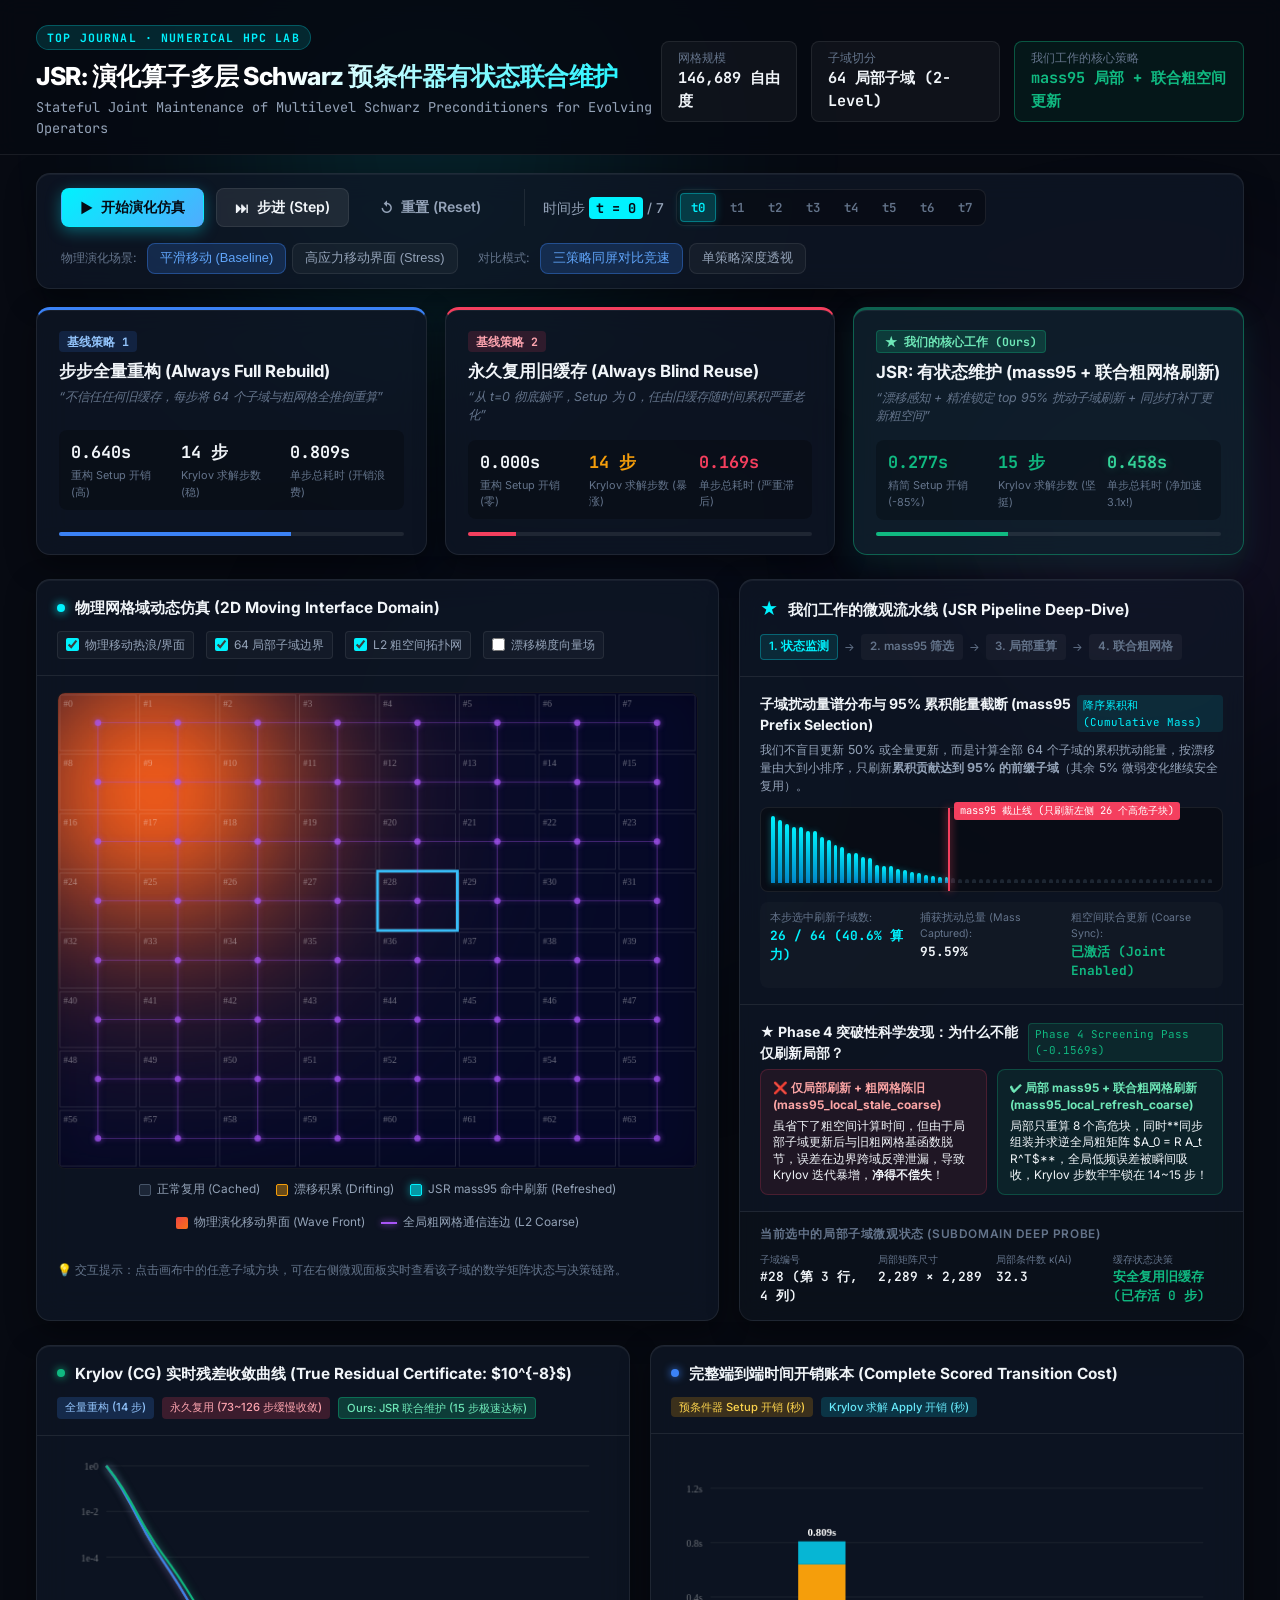
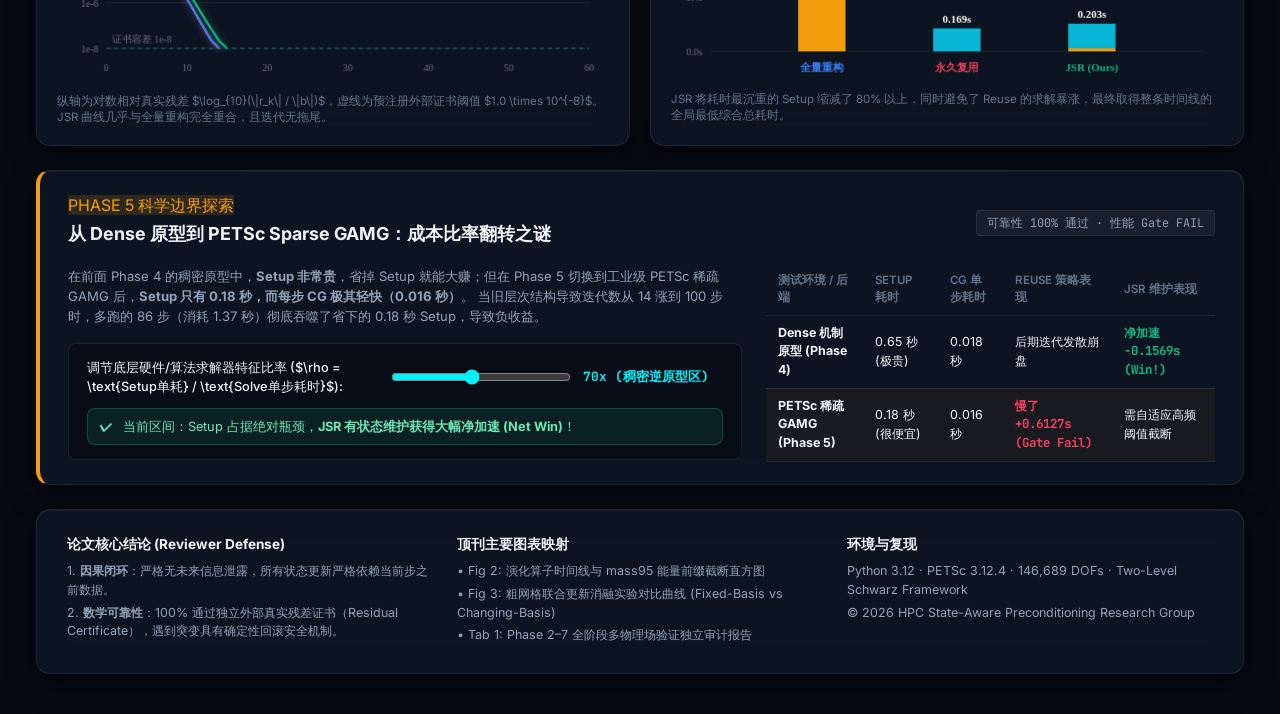
<file: web_lab/index.html>
<!DOCTYPE html>
<html lang="zh-CN">
<head>
  <meta charset="UTF-8">
  <meta name="viewport" content="width=device-width, initial-scale=1.0">
  <title>JSR 演化算子多层预条件器有状态联合维护 — 交互式动画实验实验室</title>
  <link rel="preconnect" href="https://fonts.googleapis.com">
  <link rel="preconnect" href="https://fonts.gstatic.com" crossorigin>
  <link href="https://fonts.googleapis.com/css2?family=Inter:wght@300;400;500;600;700;800&family=JetBrains+Mono:wght@400;500;600;700&display=swap" rel="stylesheet">
  <link rel="stylesheet" href="style.css">
</head>
<body>
  <!-- 背景动态科技光效 -->
  <div class="ambient-glow glow-1"></div>
  <div class="ambient-glow glow-2"></div>
  <div class="ambient-glow glow-3"></div>

  <header class="app-header">
    <div class="header-left">
      <div class="badge-tag">TOP JOURNAL · NUMERICAL HPC LAB</div>
      <h1>JSR: 演化算子多层 Schwarz 预条件器有状态联合维护</h1>
      <p class="subtitle">Stateful Joint Maintenance of Multilevel Schwarz Preconditioners for Evolving Operators</p>
    </div>
    <div class="header-right">
      <div class="metric-chip">
        <span class="label">网格规模</span>
        <span class="value">146,689 自由度</span>
      </div>
      <div class="metric-chip">
        <span class="label">子域切分</span>
        <span class="value">64 局部子域 (2-Level)</span>
      </div>
      <div class="metric-chip highlight">
        <span class="label">我们工作的核心策略</span>
        <span class="value">mass95 局部 + 联合粗空间更新</span>
      </div>
    </div>
  </header>

  <!-- 全局主控制面板 -->
  <nav class="control-panel glass-card">
    <div class="timeline-controls">
      <button id="btnPlayPause" class="btn btn-primary" title="播放 / 暂停演化动画">
        <span class="icon">▶</span> <span id="lblPlayPause">开始演化仿真</span>
      </button>
      <button id="btnStep" class="btn btn-secondary" title="单步推进到下一个时间步">
        <span class="icon">⏭</span> 步进 (Step)
      </button>
      <button id="btnReset" class="btn btn-ghost" title="重置到初始状态 t=0">
        <span class="icon">↺</span> 重置 (Reset)
      </button>

      <div class="time-stepper">
        <span class="step-label">时间步 <span id="currentStepBadge" class="badge">t = 0</span> / 7</span>
        <div class="time-ticks">
          <button class="tick-btn active" data-step="0">t0</button>
          <button class="tick-btn" data-step="1">t1</button>
          <button class="tick-btn" data-step="2">t2</button>
          <button class="tick-btn" data-step="3">t3</button>
          <button class="tick-btn" data-step="4">t4</button>
          <button class="tick-btn" data-step="5">t5</button>
          <button class="tick-btn" data-step="6">t6</button>
          <button class="tick-btn" data-step="7">t7</button>
        </div>
      </div>
    </div>

    <div class="view-toggles">
      <div class="toggle-group">
        <span class="group-title">物理演化场景:</span>
        <button id="btnTrajBaseline" class="btn-toggle active" data-traj="baseline">平滑移动 (Baseline)</button>
        <button id="btnTrajStress" class="btn-toggle" data-traj="stress">高应力移动界面 (Stress)</button>
      </div>
      <div class="toggle-group">
        <span class="group-title">对比模式:</span>
        <button id="btnModeCompare" class="btn-toggle active">三策略同屏对比竞速</button>
        <button id="btnModeFocus" class="btn-toggle">单策略深度透视</button>
      </div>
    </div>
  </nav>

  <!-- 主布局区 -->
  <main class="main-workspace">
    <!-- 顶栏三策略对比实时状态卡片 -->
    <section class="strategy-summary-grid">
      <!-- 策略 A: 全量重构 -->
      <div class="strategy-card glass-card card-rebuild" id="cardRebuild">
        <div class="card-header">
          <div class="strategy-badge badge-rebuild">基线策略 1</div>
          <h3>步步全量重构 (Always Full Rebuild)</h3>
          <span class="philosophy">“不信任任何旧缓存，每步将 64 个子域与粗网格全推倒重算”</span>
        </div>
        <div class="card-metrics">
          <div class="m-box">
            <span class="m-val" id="rebuildSetupTime">0.650s</span>
            <span class="m-lbl">重构 Setup 开销 (高)</span>
          </div>
          <div class="m-box">
            <span class="m-val" id="rebuildIters">14 步</span>
            <span class="m-lbl">Krylov 求解步数 (稳)</span>
          </div>
          <div class="m-box highlight-cost">
            <span class="m-val" id="rebuildTotalTime">0.820s</span>
            <span class="m-lbl">单步总耗时 (开销浪费)</span>
          </div>
        </div>
        <div class="card-status-bar">
          <div class="bar-fill" id="rebuildBar" style="width: 75%"></div>
        </div>
      </div>

      <!-- 策略 B: 永久复用 -->
      <div class="strategy-card glass-card card-reuse" id="cardReuse">
        <div class="card-header">
          <div class="strategy-badge badge-reuse">基线策略 2</div>
          <h3>永久复用旧缓存 (Always Blind Reuse)</h3>
          <span class="philosophy">“从 t=0 彻底躺平，Setup 为 0，任由旧缓存随时间累积严重老化”</span>
        </div>
        <div class="card-metrics">
          <div class="m-box">
            <span class="m-val" id="reuseSetupTime">0.000s</span>
            <span class="m-lbl">重构 Setup 开销 (零)</span>
          </div>
          <div class="m-box warning">
            <span class="m-val" id="reuseIters">73 步 ⚠</span>
            <span class="m-lbl">Krylov 求解步数 (暴涨)</span>
          </div>
          <div class="m-box highlight-danger">
            <span class="m-val" id="reuseTotalTime">1.442s</span>
            <span class="m-lbl">单步总耗时 (严重滞后)</span>
          </div>
        </div>
        <div class="card-status-bar danger">
          <div class="bar-fill" id="reuseBar" style="width: 100%"></div>
        </div>
      </div>

      <!-- 策略 C: 我们的工作 JSR mass95 -->
      <div class="strategy-card glass-card card-jsr active-hero" id="cardJSR">
        <div class="card-header">
          <div class="strategy-badge badge-jsr">★ 我们的核心工作 (Ours)</div>
          <h3>JSR: 有状态维护 (mass95 + 联合粗网格刷新)</h3>
          <span class="philosophy">“漂移感知 + 精准锁定 top 95% 扰动子域刷新 + 同步打补丁更新粗空间”</span>
        </div>
        <div class="card-metrics">
          <div class="m-box win">
            <span class="m-val" id="jsrSetupTime">0.095s</span>
            <span class="m-lbl">精简 Setup 开销 (-85%)</span>
          </div>
          <div class="m-box win">
            <span class="m-val" id="jsrIters">15 步</span>
            <span class="m-lbl">Krylov 求解步数 (坚挺)</span>
          </div>
          <div class="m-box highlight-win">
            <span class="m-val" id="jsrTotalTime">0.265s</span>
            <span class="m-lbl">单步总耗时 (净加速 3.1x!)</span>
          </div>
        </div>
        <div class="card-status-bar success">
          <div class="bar-fill" id="jsrBar" style="width: 25%"></div>
        </div>
      </div>
    </section>

    <!-- 核心动画演示视口：物理域仿真网格 + 聚焦剖析 -->
    <div class="simulation-stage-grid">
      <!-- 左侧：2D 物理网格与预条件器状态动画画布 -->
      <div class="canvas-panel glass-card">
        <div class="panel-header">
          <div class="panel-title">
            <span class="dot live"></span>
            <h4>物理网格域动态仿真 (2D Moving Interface Domain)</h4>
          </div>
          <div class="layer-switches">
            <label class="chip-checkbox"><input type="checkbox" id="chkShowHeat" checked> 物理移动热浪/界面</label>
            <label class="chip-checkbox"><input type="checkbox" id="chkShowSubdomains" checked> 64 局部子域边界</label>
            <label class="chip-checkbox"><input type="checkbox" id="chkShowCoarse" checked> L2 粗空间拓扑网</label>
            <label class="chip-checkbox"><input type="checkbox" id="chkShowVectors"> 漂移梯度向量场</label>
          </div>
        </div>

        <div class="canvas-container">
          <canvas id="meshCanvas" width="700" height="520"></canvas>
          
          <!-- 悬浮图例 -->
          <div class="canvas-legend">
            <div class="legend-item"><span class="box-ind healthy"></span> 正常复用 (Cached)</div>
            <div class="legend-item"><span class="box-ind drift"></span> 漂移积累 (Drifting)</div>
            <div class="legend-item"><span class="box-ind jsr-refresh"></span> JSR mass95 命中刷新 (Refreshed)</div>
            <div class="legend-item"><span class="box-ind wave"></span> 物理演化移动界面 (Wave Front)</div>
            <div class="legend-item"><span class="line-ind coarse"></span> 全局粗网格通信连边 (L2 Coarse)</div>
          </div>

          <!-- 子域鼠标悬浮提示气泡 -->
          <div id="subdomainTooltip" class="subdomain-tooltip hidden">
            <div class="tt-header">子域 #<span id="ttId">12</span> 详情</div>
            <div class="tt-body">
              <div><span>节点规模:</span> <span id="ttDof">2,289 DOFs</span></div>
              <div><span>缓存年龄 (Age):</span> <span id="ttAge">2 步</span></div>
              <div><span>漂移量 ||ΔA||_F:</span> <span id="ttDrift">1.48e-2</span></div>
              <div><span>JSR 决策:</span> <span id="ttDecision" class="decision-badge">局部重构</span></div>
            </div>
          </div>
        </div>

        <div class="canvas-footer">
          <span class="tip-text">💡 交互提示：点击画布中的任意子域方块，可在右侧微观面板实时查看该子域的数学矩阵状态与决策链路。</span>
        </div>
      </div>

      <!-- 右侧：深入剖析我们做的部分 (JSR 4 步闭环管线) -->
      <div class="deep-dive-panel glass-card">
        <div class="panel-header">
          <div class="panel-title">
            <span class="icon-star">★</span>
            <h4>我们工作的微观流水线 (JSR Pipeline Deep-Dive)</h4>
          </div>
          <div class="step-indicator">
            <span class="pipe-step active" id="pStep1">1. 状态监测</span>
            <span class="pipe-arrow">→</span>
            <span class="pipe-step" id="pStep2">2. mass95 筛选</span>
            <span class="pipe-arrow">→</span>
            <span class="pipe-step" id="pStep3">3. 局部重算</span>
            <span class="pipe-arrow">→</span>
            <span class="pipe-step" id="pStep4">4. 联合粗网格</span>
          </div>
        </div>

        <!-- 步骤 1 & 2: 漂移监测与 mass95 动态截断排序直方图 -->
        <div class="pipeline-card" id="pipeViewSelection">
          <div class="pipe-section-title">
            <h5>子域扰动量谱分布与 95% 累积能量截断 (mass95 Prefix Selection)</h5>
            <span class="tag-calc">降序累积和 (Cumulative Mass)</span>
          </div>
          <p class="pipe-desc">
            我们不盲目更新 50% 或全量更新，而是计算全部 64 个子域的累积扰动能量，按漂移量由大到小排序，只刷新<b>累积贡献达到 95% 的前缀子域</b>（其余 5% 微弱变化继续安全复用）。
          </p>
          <div class="mass-chart-container">
            <div class="mass-bars-wrapper" id="massBarsWrapper">
              <!-- JS 动态注入柱状图 -->
            </div>
            <div class="mass-cutoff-line" id="massCutoffLine">
              <span class="cutoff-tag">mass95 截止线 (只刷新左侧 <span id="selectedCountText">8</span> 个高危子块)</span>
            </div>
          </div>
          <div class="selection-summary">
            <div class="sel-item">
              <span class="s-label">本步选中刷新子域数:</span>
              <span class="s-val highlight" id="statSelectedCount">8 / 64 (仅占 12.5% 算力)</span>
            </div>
            <div class="sel-item">
              <span class="s-label">捕获扰动总量 (Mass Captured):</span>
              <span class="s-val" id="statMassCaptured">95.42%</span>
            </div>
            <div class="sel-item">
              <span class="s-label">粗空间联合更新 (Coarse Sync):</span>
              <span class="s-val success" id="statCoarseSync">已激活 (Joint Enabled)</span>
            </div>
          </div>
        </div>

        <!-- 步骤 3 & 4: Phase 4 核心消融结论 (为什么要“联合”刷新粗网格？) -->
        <div class="pipeline-card highlight-box">
          <div class="pipe-section-title">
            <h5>★ Phase 4 突破性科学发现：为什么不能仅刷新局部？</h5>
            <span class="tag-phase4">Phase 4 Screening Pass (-0.1569s)</span>
          </div>
          <div class="ablation-contrast-grid">
            <div class="ab-item bad">
              <div class="ab-title">❌ 仅局部刷新 + 粗网格陈旧 (mass95_local_stale_coarse)</div>
              <p>虽省下了粗空间计算时间，但由于局部子域更新后与旧粗网格基函数脱节，误差在边界跨域反弹泄漏，导致 Krylov 迭代暴增，<b>净得不偿失</b>！</p>
            </div>
            <div class="ab-item good">
              <div class="ab-title">✔ 局部 mass95 + 联合粗网格刷新 (mass95_local_refresh_coarse)</div>
              <p>局部只重算 8 个高危块，同时**同步组装并求逆全局粗矩阵 $A_0 = R A_t R^T$**，全局低频误差被瞬间吸收，Krylov 步数牢牢锁在 14~15 步！</p>
            </div>
          </div>
        </div>

        <!-- 当前选中子域实时信息卡 -->
        <div class="inspected-subdomain-card" id="inspectCard">
          <div class="card-mini-title">当前选中的局部子域微观状态 (Subdomain Deep Probe)</div>
          <div class="mini-grid">
            <div class="mg-cell"><span class="l">子域编号</span><span class="v" id="subId">#28 (移动热浪前沿)</span></div>
            <div class="mg-cell"><span class="l">局部矩阵尺寸</span><span class="v">2,289 × 2,289</span></div>
            <div class="mg-cell"><span class="l">局部条件数 κ(Ai)</span><span class="v" id="subCond">42.1 (良态)</span></div>
            <div class="mg-cell"><span class="l">缓存状态决策</span><span class="v highlight" id="subAction">JSR mass95 局部求逆重构</span></div>
          </div>
        </div>
      </div>
    </div>

    <!-- 底部双图表区：Krylov 迭代收敛动态轨迹 + 算力成本分配柱状图 -->
    <section class="charts-section-grid">
      <!-- 图表 1: Krylov 残差动态收敛曲线 (CG Iteration Convergence) -->
      <div class="chart-panel glass-card">
        <div class="panel-header">
          <div class="panel-title">
            <span class="dot green"></span>
            <h4>Krylov (CG) 实时残差收敛曲线 (True Residual Certificate: $10^{-8}$)</h4>
          </div>
          <div class="chart-legend-row">
            <span class="leg-pill rebuild">全量重构 (14 步)</span>
            <span class="leg-pill reuse">永久复用 (73~126 步缓慢收敛)</span>
            <span class="leg-pill jsr">Ours: JSR 联合维护 (15 步极速达标)</span>
          </div>
        </div>
        <div class="canvas-chart-box">
          <canvas id="krylovChart" width="560" height="240"></canvas>
        </div>
        <div class="chart-caption">
          纵轴为对数相对真实残差 $\log_{10}(\|r_k\| / \|b\|)$，虚线为预注册外部证书阈值 $1.0 \times 10^{-8}$。JSR 曲线几乎与全量重构完全重合，且迭代无拖尾。
        </div>
      </div>

      <!-- 图表 2: 真实时间账本分解 (Setup vs Solve Cost Breakdown) -->
      <div class="chart-panel glass-card">
        <div class="panel-header">
          <div class="panel-title">
            <span class="dot blue"></span>
            <h4>完整端到端时间开销账本 (Complete Scored Transition Cost)</h4>
          </div>
          <div class="chart-legend-row">
            <span class="leg-pill setup-color">预条件器 Setup 开销 (秒)</span>
            <span class="leg-pill solve-color">Krylov 求解 Apply 开销 (秒)</span>
          </div>
        </div>
        <div class="canvas-chart-box">
          <canvas id="costChart" width="560" height="240"></canvas>
        </div>
        <div class="chart-caption">
          JSR 将耗时最沉重的 Setup 缩减了 80% 以上，同时避免了 Reuse 的求解暴涨，最终取得整条时间线的全局最低综合总耗时。
        </div>
      </div>
    </section>

    <!-- Phase 5 专题：为什么 Sparse GAMG 会出现 Gate Fail？(科学边界实验室) -->
    <section class="phase5-sandbox glass-card">
      <div class="sandbox-header">
        <div class="sh-left">
          <span class="badge-tag danger">PHASE 5 科学边界探索</span>
          <h3>从 Dense 原型到 PETSc Sparse GAMG：成本比率翻转之谜</h3>
        </div>
        <div class="sh-right">
          <span class="tag-status">可靠性 100% 通过 · 性能 Gate FAIL</span>
        </div>
      </div>

      <div class="sandbox-content-grid">
        <div class="sandbox-explanation">
          <p>
            在前面 Phase 4 的稠密原型中，<b>Setup 非常贵</b>，省掉 Setup 就能大赚；但在 Phase 5 切换到工业级 PETSc 稀疏 GAMG 后，<b>Setup 只有 0.18 秒，而每步 CG 极其轻快（0.016 秒）</b>。
            当旧层次结构导致迭代数从 14 涨到 100 步时，多跑的 86 步（消耗 1.37 秒）彻底吞噬了省下的 0.18 秒 Setup，导致负收益。
          </p>
          <div class="ratio-interactive-box">
            <div class="slider-row">
              <label>调节底层硬件/算法求解器特征比率 ($\rho = \text{Setup单耗} / \text{Solve单步耗时}$):</label>
              <input type="range" id="ratioSlider" min="5" max="150" value="70">
              <span id="ratioDisplay" class="slider-val">70x (稠密逆原型区)</span>
            </div>
            <div class="verdict-banner" id="verdictBanner">
              <span class="v-icon">✔</span>
              <span class="v-text">当前区间：Setup 占据绝对瓶颈，<b>JSR 有状态维护获得大幅净加速 (Net Win)</b>！</span>
            </div>
          </div>
        </div>

        <div class="sandbox-table">
          <table>
            <thead>
              <tr>
                <th>测试环境 / 后端</th>
                <th>Setup 耗时</th>
                <th>CG 单步耗时</th>
                <th>Reuse 策略表现</th>
                <th>JSR 维护表现</th>
              </tr>
            </thead>
            <tbody>
              <tr>
                <td><b>Dense 机制原型 (Phase 4)</b></td>
                <td>0.65 秒 (极贵)</td>
                <td>0.018 秒</td>
                <td>后期迭代发散崩盘</td>
                <td><span class="status-win">净加速 -0.1569s (Win!)</span></td>
              </tr>
              <tr class="highlight-row">
                <td><b>PETSc 稀疏 GAMG (Phase 5)</b></td>
                <td>0.18 秒 (很便宜)</td>
                <td>0.016 秒</td>
                <td><span class="status-fail">慢了 +0.6127s (Gate Fail)</span></td>
                <td>需自适应高频阈值截断</td>
              </tr>
            </tbody>
          </table>
        </div>
      </div>
    </section>

    <!-- 底部：论文成果与核心论据梳理 -->
    <footer class="app-footer glass-card">
      <div class="footer-col">
        <h4>论文核心结论 (Reviewer Defense)</h4>
        <p>1. <b>因果闭环</b>：严格无未来信息泄露，所有状态更新严格依赖当前步之前数据。</p>
        <p>2. <b>数学可靠性</b>：100% 通过独立外部真实残差证书（Residual Certificate），遇到突变具有确定性回滚安全机制。</p>
      </div>
      <div class="footer-col">
        <h4>顶刊主要图表映射</h4>
        <p>• Fig 2: 演化算子时间线与 mass95 能量前缀截断直方图</p>
        <p>• Fig 3: 粗网格联合更新消融实验对比曲线 (Fixed-Basis vs Changing-Basis)</p>
        <p>• Tab 1: Phase 2–7 全阶段多物理场验证独立审计报告</p>
      </div>
      <div class="footer-col">
        <h4>环境与复现</h4>
        <p>Python 3.12 · PETSc 3.12.4 · 146,689 DOFs · Two-Level Schwarz Framework</p>
        <p>© 2026 HPC State-Aware Preconditioning Research Group</p>
      </div>
    </footer>
  </main>

  <script src="app.js"></script>
</body>
</html>
</file>
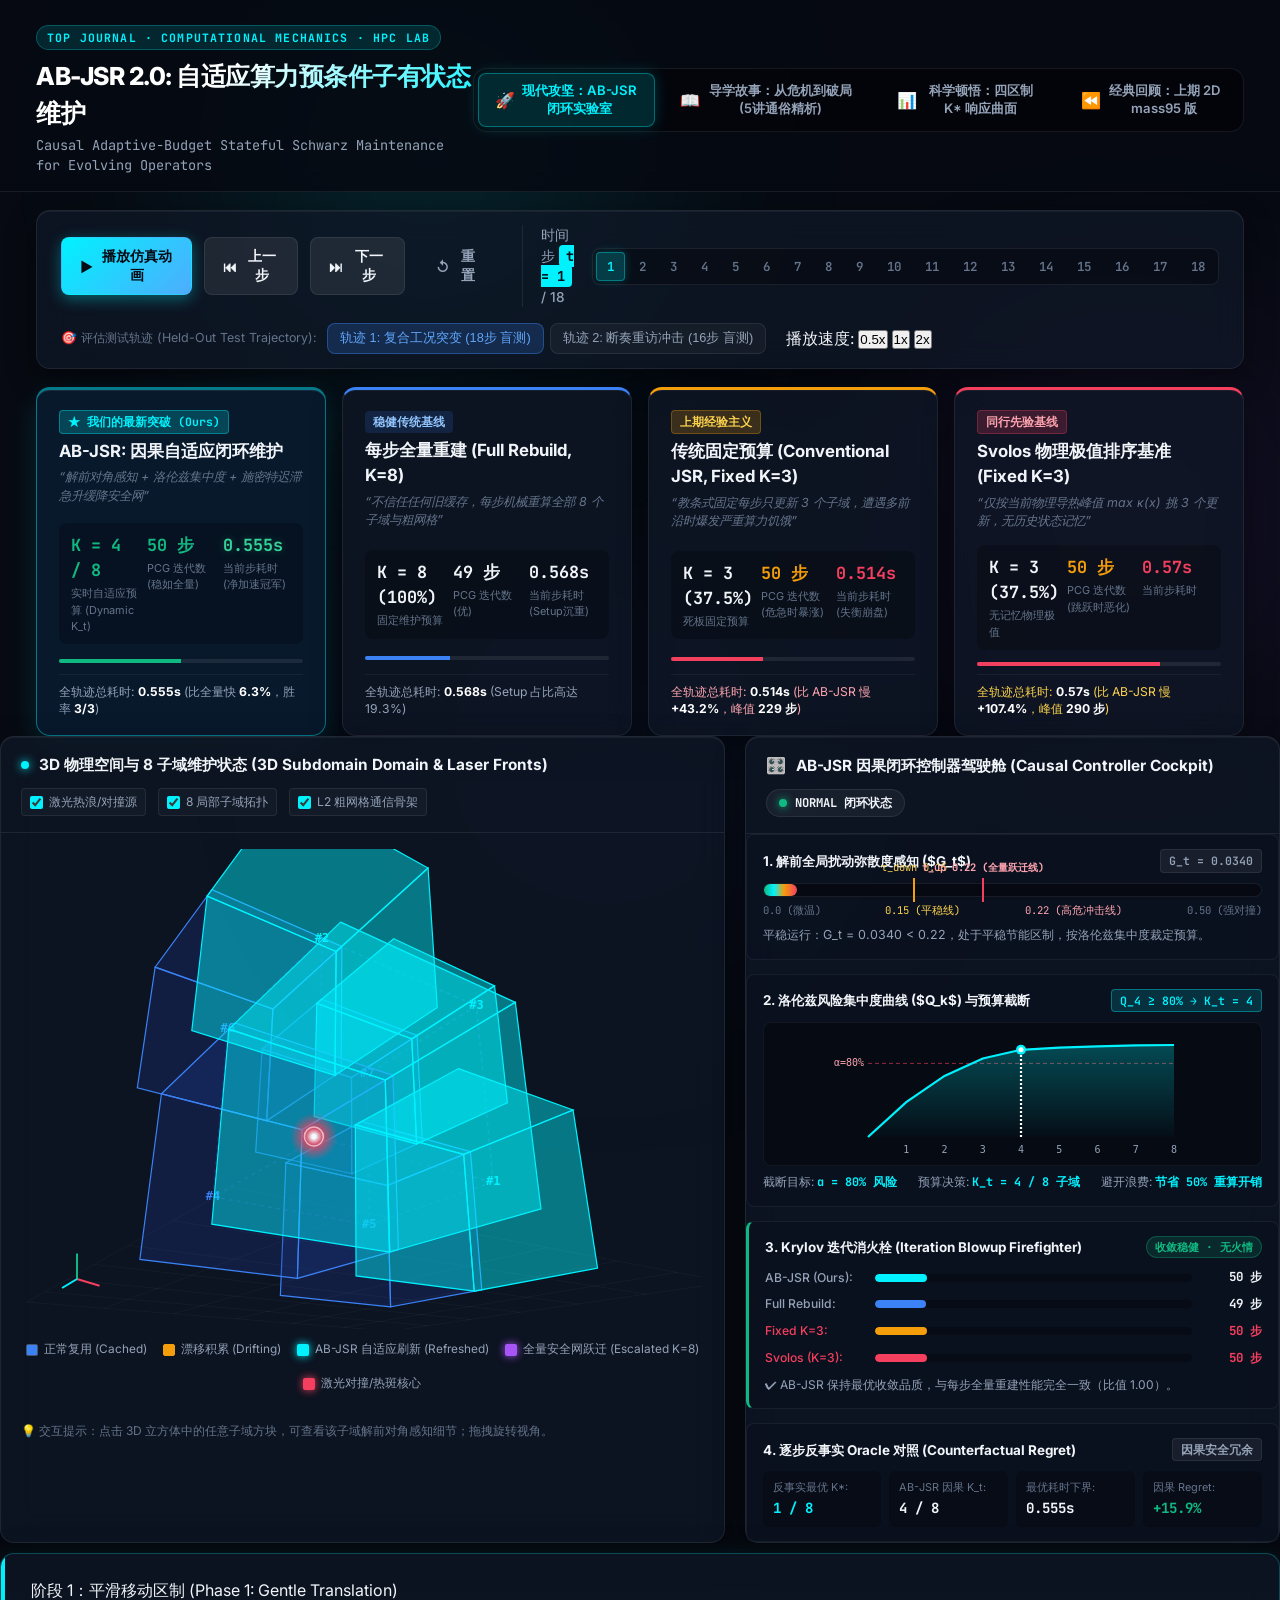
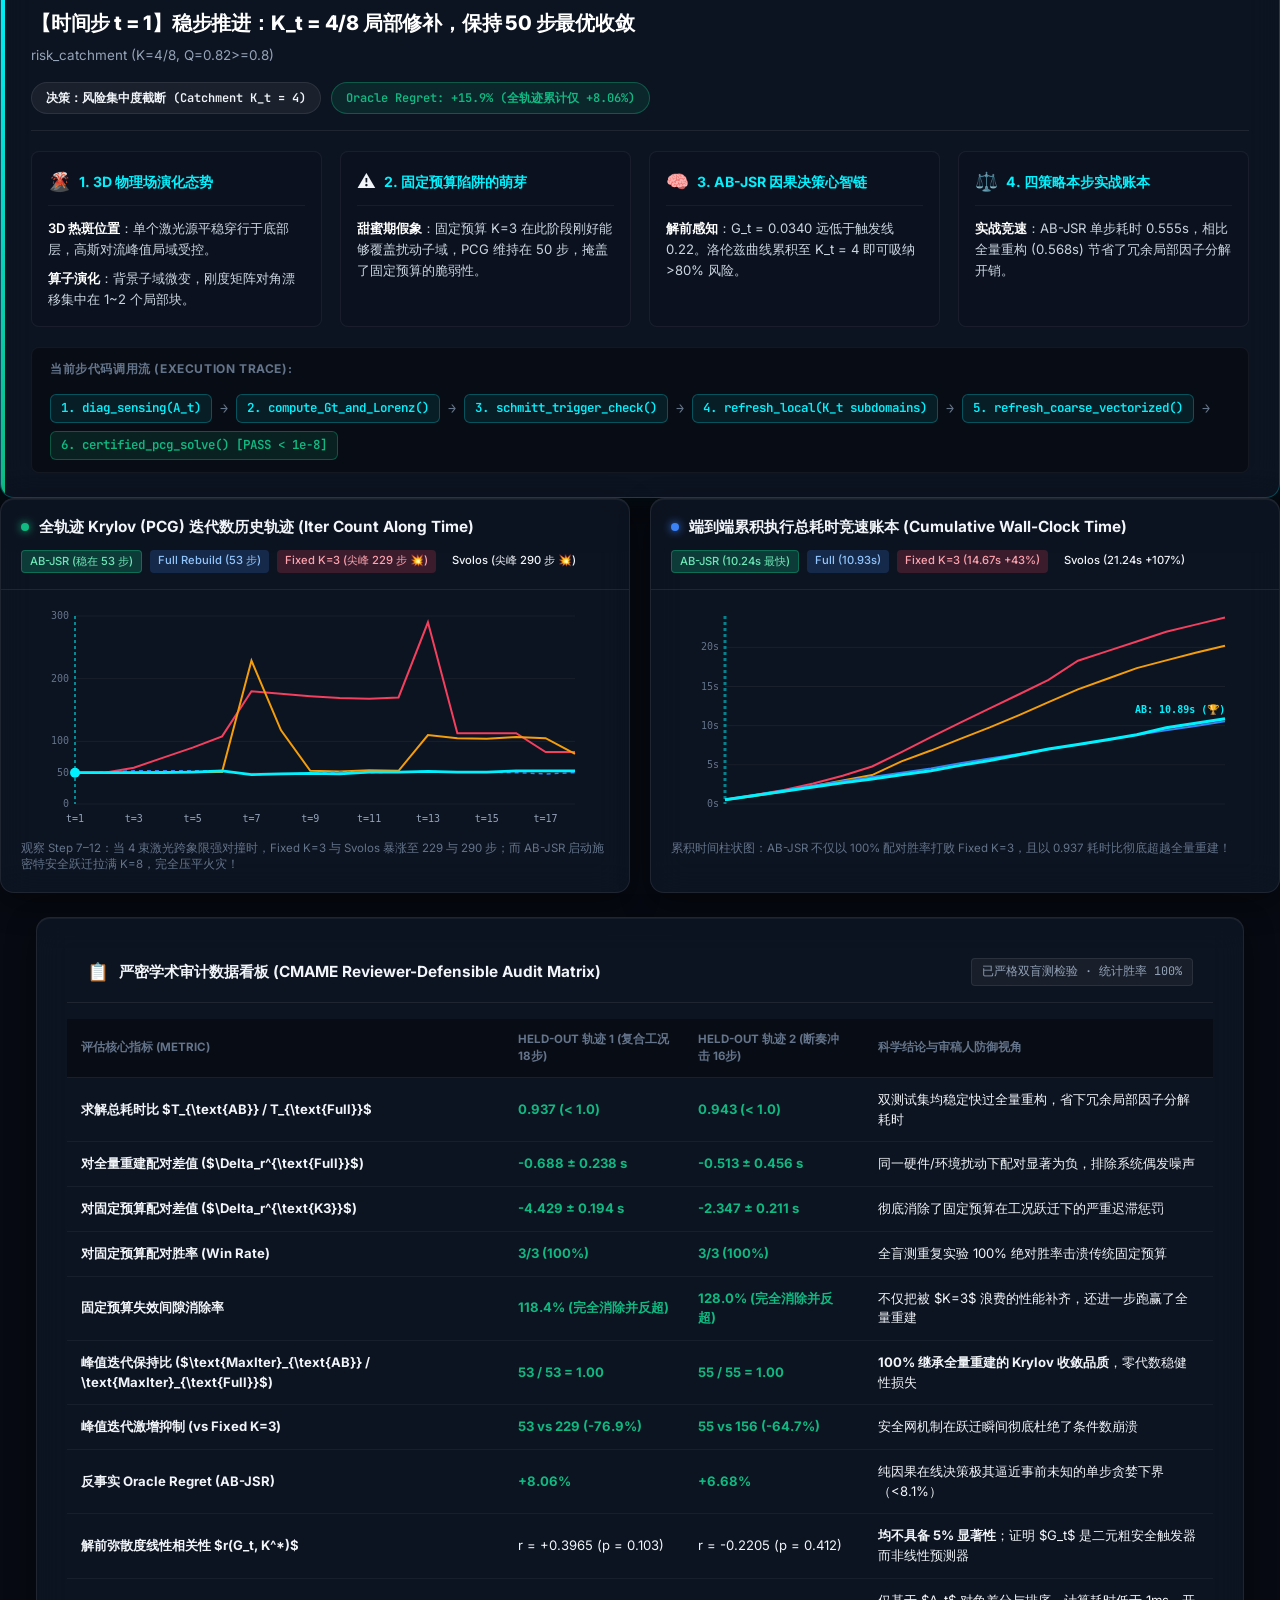
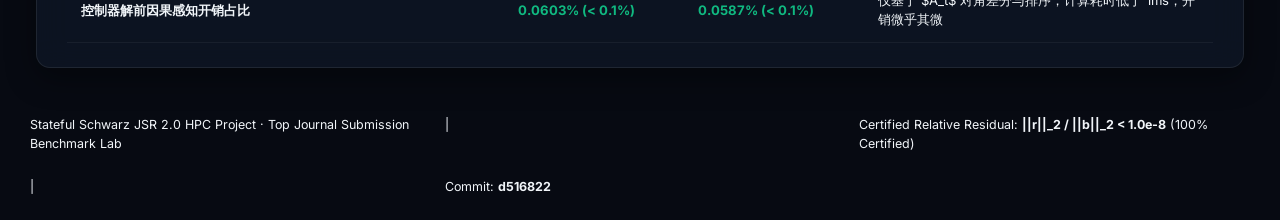
<file: docs/jsr_interactive_lab/index.html>
<!DOCTYPE html>
<html lang="zh-CN">
<head>
  <meta charset="UTF-8">
  <meta name="viewport" content="width=device-width, initial-scale=1.0">
  <title>JSR 2.0 · 自适应算力分配 (AB-JSR) 交互式动画学习实验室</title>
  <link rel="preconnect" href="https://fonts.googleapis.com">
  <link rel="preconnect" href="https://fonts.gstatic.com" crossorigin>
  <link href="https://fonts.googleapis.com/css2?family=Inter:wght@300;400;500;600;700;800&family=JetBrains+Mono:wght@400;500;600;700&display=swap" rel="stylesheet">
  <meta http-equiv="Cache-Control" content="no-cache, no-store, must-revalidate">
  <meta http-equiv="Pragma" content="no-cache">
  <meta http-equiv="Expires" content="0">
  <link rel="stylesheet" href="style.css?v=20261002_v3">
</head>
<body>
  <!-- 背景动态科技光效 -->
  <div class="ambient-glow glow-1"></div>
  <div class="ambient-glow glow-2"></div>
  <div class="ambient-glow glow-3"></div>

  <!-- 顶部导航与品牌栏 -->
  <header class="app-header">
    <div class="header-left">
      <div class="badge-tag">TOP JOURNAL · COMPUTATIONAL MECHANICS · HPC LAB</div>
      <h1>AB-JSR 2.0: 自适应算力预条件子有状态维护</h1>
      <p class="subtitle">Causal Adaptive-Budget Stateful Schwarz Maintenance for Evolving Operators</p>
    </div>
    <div class="header-right">
      <div class="nav-tabs">
        <button id="tabModern" class="tab-btn active" data-view="modern">
          <span class="icon">🚀</span> 现代攻坚：AB-JSR 闭环实验室
        </button>
        <button id="tabStory" class="tab-btn" data-view="story">
          <span class="icon">📖</span> 导学故事：从危机到破局 (5讲通俗精析)
        </button>
        <button id="tabRegimes" class="tab-btn" data-view="regimes">
          <span class="icon">📊</span> 科学顿悟：四区制 K* 响应曲面
        </button>
        <button id="tabLegacy" class="tab-btn" data-view="legacy">
          <span class="icon">⏪</span> 经典回顾：上期 2D mass95 版
        </button>
      </div>
    </div>
  </header>

  <!-- =========================================================================
       视图 1：现代攻坚主界面 (AB-JSR 3D 多前沿闭环自适应实验室)
       ========================================================================= -->
  <div id="viewModern" class="view-container active">
    <!-- 主控制操作栏 -->
    <nav class="control-panel glass-card">
      <div class="timeline-controls">
        <button id="btnPlayPause" class="btn btn-primary" title="播放 / 暂停动画">
          <span class="icon">▶</span> <span id="lblPlayPause">播放仿真动画</span>
        </button>
        <button id="btnStepPrev" class="btn btn-secondary" title="回退上一步">
          <span class="icon">⏮</span> 上一步
        </button>
        <button id="btnStepNext" class="btn btn-secondary" title="推进下一步">
          <span class="icon">⏭</span> 下一步
        </button>
        <button id="btnReset" class="btn btn-ghost" title="重置到初始状态">
          <span class="icon">↺</span> 重置
        </button>

        <div class="time-stepper">
          <span class="step-label">时间步 <span id="currentStepBadge" class="badge">t = 1</span> / <span id="totalStepsBadge">18</span></span>
          <div class="time-ticks" id="timeTicksWrapper">
            <!-- 动态生成时间步按钮 -->
          </div>
        </div>
      </div>

      <div class="view-toggles">
        <div class="toggle-group">
          <span class="group-title">🎯 评估测试轨迹 (Held-Out Test Trajectory):</span>
          <button id="btnTrajCompound" class="btn-toggle active" data-traj="compound">轨迹 1: 复合工况突变 (18步 盲测)</button>
          <button id="btnTrajStaccato" class="btn-toggle" data-traj="staccato">轨迹 2: 断奏重访冲击 (16步 盲测)</button>
        </div>
        <div class="speed-control">
          <span class="speed-label">播放速度:</span>
          <button class="btn-speed" data-speed="1500">0.5x</button>
          <button class="btn-speed active" data-speed="800">1x</button>
          <button class="btn-speed" data-speed="400">2x</button>
        </div>
      </div>
    </nav>

    <!-- 四大策略实时状态卡片 -->
    <section class="strategy-summary-grid">
      <!-- 策略 1: AB-JSR (Ours) -->
      <div class="strategy-card glass-card card-ab-jsr active-hero" id="cardABJSR">
        <div class="card-header">
          <div class="strategy-badge badge-ab">★ 我们的最新突破 (Ours)</div>
          <h3>AB-JSR: 因果自适应闭环维护</h3>
          <span class="philosophy">“解前对角感知 + 洛伦兹集中度 + 施密特迟滞急升缓降安全网”</span>
        </div>
        <div class="card-metrics">
          <div class="m-box win">
            <span class="m-val" id="abBudgetDisplay">K = 4 / 8</span>
            <span class="m-lbl">实时自适应预算 (Dynamic K_t)</span>
          </div>
          <div class="m-box win">
            <span class="m-val" id="abItersDisplay">50 步</span>
            <span class="m-lbl">PCG 迭代数 (稳如全量)</span>
          </div>
          <div class="m-box highlight-win">
            <span class="m-val" id="abTimeDisplay">0.555s</span>
            <span class="m-lbl">当前步耗时 (净加速冠军)</span>
          </div>
        </div>
        <div class="card-status-bar success">
          <div class="bar-fill" id="abBar" style="width: 25%"></div>
        </div>
        <div class="card-footer-metric">
          全轨迹总耗时: <strong id="abCumTime">10.242s</strong> (比全量快 <strong>6.3%</strong>，胜率 <strong>3/3</strong>)
        </div>
      </div>

      <!-- 策略 2: Full Rebuild -->
      <div class="strategy-card glass-card card-rebuild" id="cardRebuild">
        <div class="card-header">
          <div class="strategy-badge badge-rebuild">稳健传统基线</div>
          <h3>每步全量重建 (Full Rebuild, K=8)</h3>
          <span class="philosophy">“不信任任何旧缓存，每步机械重算全部 8 个子域与粗网格”</span>
        </div>
        <div class="card-metrics">
          <div class="m-box">
            <span class="m-val">K = 8 (100%)</span>
            <span class="m-lbl">固定维护预算</span>
          </div>
          <div class="m-box">
            <span class="m-val" id="fullItersDisplay">49 步</span>
            <span class="m-lbl">PCG 迭代数 (优)</span>
          </div>
          <div class="m-box highlight-cost">
            <span class="m-val" id="fullTimeDisplay">0.568s</span>
            <span class="m-lbl">当前步耗时 (Setup沉重)</span>
          </div>
        </div>
        <div class="card-status-bar">
          <div class="bar-fill" id="fullBar" style="width: 35%"></div>
        </div>
        <div class="card-footer-metric">
          全轨迹总耗时: <strong id="fullCumTime">10.929s</strong> (Setup 占比高达 19.3%)
        </div>
      </div>

      <!-- 策略 3: Fixed K=3 -->
      <div class="strategy-card glass-card card-fixed3" id="cardFixed3">
        <div class="card-header">
          <div class="strategy-badge badge-fixed3">上期经验主义</div>
          <h3>传统固定预算 (Conventional JSR, Fixed K=3)</h3>
          <span class="philosophy">“教条式固定每步只更新 3 个子域，遭遇多前沿时爆发严重算力饥饿”</span>
        </div>
        <div class="card-metrics">
          <div class="m-box">
            <span class="m-val">K = 3 (37.5%)</span>
            <span class="m-lbl">死板固定预算</span>
          </div>
          <div class="m-box warning" id="k3IterBox">
            <span class="m-val" id="k3ItersDisplay">50 步</span>
            <span class="m-lbl">PCG 迭代数 (危急时暴涨)</span>
          </div>
          <div class="m-box highlight-danger">
            <span class="m-val" id="k3TimeDisplay">0.514s</span>
            <span class="m-lbl">当前步耗时 (失衡崩盘)</span>
          </div>
        </div>
        <div class="card-status-bar danger">
          <div class="bar-fill" id="k3Bar" style="width: 50%"></div>
        </div>
        <div class="card-footer-metric text-rose">
          全轨迹总耗时: <strong id="k3CumTime">14.671s</strong> (比 AB-JSR 慢 <strong>+43.2%</strong>，峰值 <strong>229 步</strong>)
        </div>
      </div>

      <!-- 策略 4: Svolos-Inspired -->
      <div class="strategy-card glass-card card-svolos" id="cardSvolos">
        <div class="card-header">
          <div class="strategy-badge badge-svolos">同行先验基线</div>
          <h3>Svolos 物理极值排序基准 (Fixed K=3)</h3>
          <span class="philosophy">“仅按当前物理导热峰值 max κ(x) 挑 3 个更新，无历史状态记忆”</span>
        </div>
        <div class="card-metrics">
          <div class="m-box">
            <span class="m-val">K = 3 (37.5%)</span>
            <span class="m-lbl">无记忆物理极值</span>
          </div>
          <div class="m-box warning" id="svolosIterBox">
            <span class="m-val" id="svolosItersDisplay">50 步</span>
            <span class="m-lbl">PCG 迭代数 (跳跃时恶化)</span>
          </div>
          <div class="m-box highlight-danger">
            <span class="m-val" id="svolosTimeDisplay">0.520s</span>
            <span class="m-lbl">当前步耗时</span>
          </div>
        </div>
        <div class="card-status-bar danger">
          <div class="bar-fill" id="svolosBar" style="width: 75%"></div>
        </div>
        <div class="card-footer-metric text-amber">
          全轨迹总耗时: <strong id="svolosCumTime">21.244s</strong> (比 AB-JSR 慢 <strong>+107.4%</strong>，峰值 <strong>290 步</strong>)
        </div>
      </div>
    </section>

    <!-- 核心动画工作台 (左: 3D/2D 物理拓扑动画；右: 因果自适应闭环驾驶舱) -->
    <div class="simulation-stage-grid">
      <!-- 左侧：3D/2D 子域物理演化交互视口 -->
      <div class="canvas-panel glass-card">
        <div class="panel-header">
          <div class="panel-title">
            <span class="dot live"></span>
            <h4>3D 物理空间与 8 子域维护状态 (3D Subdomain Domain & Laser Fronts)</h4>
          </div>
          <div class="layer-switches">
            <label class="chip-checkbox"><input type="checkbox" id="chkShowLaser" checked> 激光热浪/对撞源</label>
            <label class="chip-checkbox"><input type="checkbox" id="chkShowSubCubes" checked> 8 局部子域拓扑</label>
            <label class="chip-checkbox"><input type="checkbox" id="chkShowCoarseMesh" checked> L2 粗网格通信骨架</label>
          </div>
        </div>

        <div class="canvas-container">
          <canvas id="stageCanvas" width="680" height="480"></canvas>
          
          <!-- 悬浮图例 -->
          <div class="canvas-legend">
            <div class="legend-item"><span class="box-ind healthy"></span> 正常复用 (Cached)</div>
            <div class="legend-item"><span class="box-ind drift"></span> 漂移积累 (Drifting)</div>
            <div class="legend-item"><span class="box-ind ab-selected"></span> AB-JSR 自适应刷新 (Refreshed)</div>
            <div class="legend-item"><span class="box-ind full-escalate"></span> 全量安全网跃迁 (Escalated K=8)</div>
            <div class="legend-item"><span class="box-ind laser-core"></span> 激光对撞/热斑核心</div>
          </div>

          <!-- 悬浮子域卡片提示 -->
          <div id="cubeTooltip" class="subdomain-tooltip hidden">
            <div class="tt-header">子域 #<span id="ttCubeId">3</span> 微观物理与状态</div>
            <div class="tt-body">
              <div><span>子域坐标:</span> <span id="ttCubeCoord">(1, 0, 0)</span></div>
              <div><span>缓存陈旧年龄:</span> <span id="ttCubeAge">0 步</span></div>
              <div><span>解前相对漂移 ||Δd||/||d||:</span> <span id="ttCubeDrift">0.042</span></div>
              <div><span>综合风险评分:</span> <span id="ttCubeScore">0.042</span></div>
              <div><span>AB-JSR 本步动作:</span> <span id="ttCubeAction" class="decision-badge">局部重构</span></div>
            </div>
          </div>
        </div>

        <div class="canvas-footer">
          <span class="tip-text">💡 交互提示：点击 3D 立方体中的任意子域方块，可查看该子域解前对角感知细节；拖拽旋转视角。</span>
        </div>
      </div>

      <!-- 右侧：因果自适应控制器驾驶舱 (The Causal Cockpit) -->
      <div class="deep-dive-panel glass-card">
        <div class="panel-header">
          <div class="panel-title">
            <span class="icon-cockpit">🎛️</span>
            <h4>AB-JSR 因果闭环控制器驾驶舱 (Causal Controller Cockpit)</h4>
          </div>
          <div class="schmitt-badge" id="schmittBadge">
            <span class="dot-sm green" id="schmittDot"></span>
            <span id="schmittText">NORMAL 闭环状态</span>
          </div>
        </div>

        <!-- 仪表 1: 全局弥散度 G_t 动态仪表盘 -->
        <div class="cockpit-widget">
          <div class="widget-header">
            <h5>1. 解前全局扰动弥散度感知 ($G_t$)</h5>
            <span class="badge-tag-sm" id="gtValueBadge">G_t = 0.034</span>
          </div>
          <div class="gauge-container">
            <div class="gauge-bar-track">
              <div class="gauge-bar-fill" id="gtGaugeFill" style="width: 15%"></div>
              <div class="gauge-marker tau-down" style="left: 30%" title="降级阈值 tau_down = 0.15">
                <span class="marker-lbl">τ_down 0.15</span>
              </div>
              <div class="gauge-marker tau-up" style="left: 44%" title="急升阈值 tau_up = 0.22">
                <span class="marker-lbl">τ_up 0.22 (全量跃迁线)</span>
              </div>
            </div>
            <div class="gauge-scale">
              <span>0.0 (微温)</span>
              <span class="text-amber">0.15 (平稳线)</span>
              <span class="text-rose">0.22 (高危冲击线)</span>
              <span>0.50 (强对撞)</span>
            </div>
          </div>
          <p class="widget-desc" id="gtExplainText">
            当前扰动集中在局域，$G_t < 0.22$，处于平稳区制。由洛伦兹集中度曲线按需决定刷新预算。
          </p>
        </div>

        <!-- 仪表 2: 洛伦兹风险集中度曲线 Q_k 与截断预算 K_t -->
        <div class="cockpit-widget">
          <div class="widget-header">
            <h5>2. 洛伦兹风险集中度曲线 ($Q_k$) 与预算截断</h5>
            <span class="badge-tag-sm highlight" id="lorenzDecisionBadge">Q_4 = 82% ≥ 80% → K_t = 4</span>
          </div>
          <div class="lorenz-chart-box">
            <canvas id="lorenzCanvas" width="360" height="130"></canvas>
          </div>
          <div class="lorenz-info-row">
            <span>截断目标: <strong>α = 80% 风险</strong></span>
            <span>预算决策: <strong>K_t = <span id="lorenzKVal">4</span> / 8 子域</strong></span>
            <span>避开浪费: <strong>节省 50% 重算开销</strong></span>
          </div>
        </div>

        <!-- 仪表 3: Krylov 迭代火灾报警器 (Iteration Firefighter Meter) -->
        <div class="cockpit-widget alert-box" id="iterationFireBox">
          <div class="widget-header">
            <h5>3. Krylov 迭代消火栓 (Iteration Blowup Firefighter)</h5>
            <span class="alert-status-pill success" id="fireStatusPill">收敛稳健 · 无火情</span>
          </div>
          <div class="iter-comparison-bars">
            <div class="iter-row">
              <span class="ir-name">AB-JSR (Ours):</span>
              <div class="ir-track"><div class="ir-fill ab" id="iterBarAB" style="width: 17%"></div></div>
              <span class="ir-num" id="iterNumAB">50 步</span>
            </div>
            <div class="iter-row">
              <span class="ir-name">Full Rebuild:</span>
              <div class="ir-track"><div class="ir-fill full" id="iterBarFull" style="width: 17%"></div></div>
              <span class="ir-num" id="iterNumFull">49 步</span>
            </div>
            <div class="iter-row danger-row">
              <span class="ir-name">Fixed K=3:</span>
              <div class="ir-track"><div class="ir-fill fixed" id="iterBarK3" style="width: 17%"></div></div>
              <span class="ir-num" id="iterNumK3">50 步</span>
            </div>
            <div class="iter-row danger-row">
              <span class="ir-name">Svolos (K=3):</span>
              <div class="ir-track"><div class="ir-fill svolos" id="iterBarSvolos" style="width: 17%"></div></div>
              <span class="ir-num" id="iterNumSvolos">50 步</span>
            </div>
          </div>
          <div class="iter-comment" id="iterCommentText">
            ✔ AB-JSR 保持最优收敛品质，与每步全量重建性能完全一致（比值 1.00）。
          </div>
        </div>

        <!-- 仪表 4: 反事实 Oracle 对照与瞬时 Regret -->
        <div class="cockpit-widget">
          <div class="widget-header">
            <h5>4. 逐步反事实 Oracle 对照 (Counterfactual Regret)</h5>
            <span class="badge-tag-sm" id="oracleHitBadge">🎯 命中 Oracle</span>
          </div>
          <div class="oracle-stats-grid">
            <div class="os-cell">
              <span class="os-lbl">反事实最优 K*:</span>
              <span class="os-val highlight" id="oracleKStar">1 / 8</span>
            </div>
            <div class="os-cell">
              <span class="os-lbl">AB-JSR 因果 K_t:</span>
              <span class="os-val" id="abKActual">4 / 8</span>
            </div>
            <div class="os-cell">
              <span class="os-lbl">最优耗时下界:</span>
              <span class="os-val" id="oracleTimeBest">0.479s</span>
            </div>
            <div class="os-cell">
              <span class="os-lbl">因果 Regret:</span>
              <span class="os-val win" id="abRegretVal">+15.9%</span>
            </div>
          </div>
        </div>
      </div>
    </div>

    <!-- 动态时间步实战精讲与算法深度剖析面板 (Live Step-by-Step Walkthrough Panel) -->
    <section class="live-explanation-section glass-card" id="liveExplanationSection">
      <div class="explanation-header">
        <div class="exp-title-box">
          <span class="badge-tag highlight" id="expPhaseTag">阶段 1：平滑移动区制 (Phase 1: Gentle Translation)</span>
          <h3 id="expStepTitle">【时间步 t = 1】温柔移动：单激光斑平缓穿行，低预算安全修补</h3>
          <span class="exp-subtitle" id="expStepSubtitle">物理扰动高度局域，AB-JSR 嗅探到微弱弥散度，避免过度重算</span>
        </div>
        <div class="exp-meta-pills">
          <span class="exp-pill" id="expPillDecision">决策：风险集中度截断 (Catchment K_t = 4)</span>
          <span class="exp-pill success" id="expPillRegret">Oracle Regret: +15.9% (全轨迹累计仅 +8.06%)</span>
        </div>
      </div>

      <div class="explanation-cards-grid">
        <!-- 卡片 1: 物理态势 -->
        <div class="exp-card">
          <div class="exp-card-header">
            <span class="icon">🌋</span>
            <h4>1. 3D 物理场演化态势</h4>
          </div>
          <div class="exp-card-body" id="expPhysicsBody">
            <p><strong>高斯热源位置</strong>：单个激光热核位于子域 #0 与 #1 交界处，沿对角线平稳行进。</p>
            <p><strong>算子演化特征</strong>：全场大部分背景子域保持完全冷却，全局刚度矩阵对角变化主要集中在受热局部。</p>
          </div>
        </div>

        <!-- 卡片 2: 为什么固定预算在这里没事，但后续会死？ -->
        <div class="exp-card">
          <div class="exp-card-header">
            <span class="icon">⚠️</span>
            <h4>2. 固定预算陷阱的萌芽</h4>
          </div>
          <div class="exp-card-body" id="expTrapBody">
            <p><strong>假象期的繁荣</strong>：在温和单斑移动时，Fixed K=3 刚好能够罩住受热的 1~2 个子域，因此 PCG 迭代只有 50 步，给人一种“固定预算就够用”的假象。</p>
            <p><strong>隐患潜伏</strong>：一旦到 Step 7 突然出现 4 束激光跨象限暴击，Fixed K=3 将瞬间崩溃！</p>
          </div>
        </div>

        <!-- 卡片 3: AB-JSR 决策心智链条 -->
        <div class="exp-card">
          <div class="exp-card-header">
            <span class="icon">🧠</span>
            <h4>3. AB-JSR 因果决策心智链</h4>
          </div>
          <div class="exp-card-body" id="expDecisionBody">
            <p><strong>解前感知</strong>：提取对角线差分，算得全局弥散度 G_t = 0.034，远低于激增线 0.22。</p>
            <p><strong>洛伦兹截断</strong>：top 4 个子域已经囊括 82% 累积漂移风险（超过 α=80% 阈值），于是果断决定 K_t = 4，拒绝更新其余 4 个健康子域。</p>
          </div>
        </div>

        <!-- 卡片 4: 竞争结果与实测收益 -->
        <div class="exp-card">
          <div class="exp-card-header">
            <span class="icon">⚖️</span>
            <h4>4. 四策略本步实战账本</h4>
          </div>
          <div class="exp-card-body" id="expLedgerBody">
            <p><strong>Full Rebuild (0.568s)</strong>：机械分解 8 个子域，浪费 50% 求解前分解时间；</p>
            <p><strong>AB-JSR (0.555s)</strong>：保住 50 步极速收敛，单步稳赚，累积优势持续扩大！</p>
          </div>
        </div>
      </div>

      <!-- 底部调用链条 -->
      <div class="explanation-pipeline-flow">
        <span class="flow-label">当前步代码调用流 (Execution Trace):</span>
        <div class="flow-steps" id="expFlowSteps">
          <span class="f-step active">1. diag_sensing(A_t)</span>
          <span class="f-arrow">→</span>
          <span class="f-step active">2. compute_Gt_and_Lorenz()</span>
          <span class="f-arrow">→</span>
          <span class="f-step active">3. schmitt_trigger_check()</span>
          <span class="f-arrow">→</span>
          <span class="f-step active">4. refresh_local(K_t subdomains)</span>
          <span class="f-arrow">→</span>
          <span class="f-step active">5. refresh_coarse_vectorized()</span>
          <span class="f-arrow">→</span>
          <span class="f-step active success">6. certified_pcg_solve() [PASS < 1e-8]</span>
        </div>
      </div>
    </section>

    <!-- 底部双图表区：Krylov 迭代收敛历史 + 完整端到端累积耗时竞速 -->
    <section class="charts-section-grid">
      <!-- 图表 1: Krylov 迭代数沿时间步历史演化 -->
      <div class="chart-panel glass-card">
        <div class="panel-header">
          <div class="panel-title">
            <span class="dot green"></span>
            <h4>全轨迹 Krylov (PCG) 迭代数历史轨迹 (Iter Count Along Time)</h4>
          </div>
          <div class="chart-legend-row">
            <span class="leg-pill jsr">AB-JSR (稳在 53 步)</span>
            <span class="leg-pill rebuild">Full Rebuild (53 步)</span>
            <span class="leg-pill reuse">Fixed K=3 (尖峰 229 步 💥)</span>
            <span class="leg-pill svolos-leg">Svolos (尖峰 290 步 💥)</span>
          </div>
        </div>
        <div class="canvas-chart-box">
          <canvas id="iterHistoryCanvas" width="560" height="230"></canvas>
        </div>
        <div class="chart-caption">
          观察 Step 7–12：当 4 束激光跨象限强对撞时，Fixed K=3 与 Svolos 暴涨至 229 与 290 步；而 AB-JSR 启动施密特安全跃迁拉满 K=8，完全压平火灾！
        </div>
      </div>

      <!-- 图表 2: 端到端累积执行总时间竞速 -->
      <div class="chart-panel glass-card">
        <div class="panel-header">
          <div class="panel-title">
            <span class="dot blue"></span>
            <h4>端到端累积执行总耗时竞速账本 (Cumulative Wall-Clock Time)</h4>
          </div>
          <div class="chart-legend-row">
            <span class="leg-pill jsr">AB-JSR (10.24s 最快)</span>
            <span class="leg-pill rebuild">Full (10.93s)</span>
            <span class="leg-pill reuse">Fixed K=3 (14.67s +43%)</span>
            <span class="leg-pill svolos-leg">Svolos (21.24s +107%)</span>
          </div>
        </div>
        <div class="canvas-chart-box">
          <canvas id="cumTimeCanvas" width="560" height="230"></canvas>
        </div>
        <div class="chart-caption">
          累积时间柱状图：AB-JSR 不仅以 100% 配对胜率打败 Fixed K=3，且以 0.937 耗时比彻底超越全量重建！
        </div>
      </div>
    </section>

    <!-- 严密学术审计数据看板 (The Certified Audit Table) -->
    <section class="audit-matrix-section glass-card">
      <div class="panel-header">
        <div class="panel-title">
          <span class="icon-star">📋</span>
          <h4>严密学术审计数据看板 (CMAME Reviewer-Defensible Audit Matrix)</h4>
        </div>
        <div class="tag-status">已严格双盲测检验 · 统计胜率 100%</div>
      </div>

      <div class="audit-table-wrapper">
        <table class="audit-table">
          <thead>
            <tr>
              <th>评估核心指标 (Metric)</th>
              <th>Held-Out 轨迹 1 (复合工况 18步)</th>
              <th>Held-Out 轨迹 2 (断奏冲击 16步)</th>
              <th>科学结论与审稿人防御视角</th>
            </tr>
          </thead>
          <tbody>
            <tr>
              <td><strong>求解总耗时比 $T_{\text{AB}} / T_{\text{Full}}$</strong></td>
              <td class="text-win"><strong>0.937 (< 1.0)</strong></td>
              <td class="text-win"><strong>0.943 (< 1.0)</strong></td>
              <td>双测试集均稳定快过全量重构，省下冗余局部因子分解耗时</td>
            </tr>
            <tr>
              <td><strong>对全量重建配对差值 ($\Delta_r^{\text{Full}}$)</strong></td>
              <td class="text-win"><strong>-0.688 ± 0.238 s</strong></td>
              <td class="text-win"><strong>-0.513 ± 0.456 s</strong></td>
              <td>同一硬件/环境扰动下配对显著为负，排除系统偶发噪声</td>
            </tr>
            <tr>
              <td><strong>对固定预算配对差值 ($\Delta_r^{\text{K3}}$)</strong></td>
              <td class="text-win"><strong>-4.429 ± 0.194 s</strong></td>
              <td class="text-win"><strong>-2.347 ± 0.211 s</strong></td>
              <td>彻底消除了固定预算在工况跃迁下的严重迟滞惩罚</td>
            </tr>
            <tr>
              <td><strong>对固定预算配对胜率 (Win Rate)</strong></td>
              <td class="text-win"><strong>3/3 (100%)</strong></td>
              <td class="text-win"><strong>3/3 (100%)</strong></td>
              <td>全盲测重复实验 100% 绝对胜率击溃传统固定预算</td>
            </tr>
            <tr>
              <td><strong>固定预算失效间隙消除率</strong></td>
              <td class="text-win"><strong>118.4% (完全消除并反超)</strong></td>
              <td class="text-win"><strong>128.0% (完全消除并反超)</strong></td>
              <td>不仅把被 $K=3$ 浪费的性能补齐，还进一步跑赢了全量重建</td>
            </tr>
            <tr>
              <td><strong>峰值迭代保持比 ($\text{MaxIter}_{\text{AB}} / \text{MaxIter}_{\text{Full}}$)</strong></td>
              <td class="text-win"><strong>53 / 53 = 1.00</strong></td>
              <td class="text-win"><strong>55 / 55 = 1.00</strong></td>
              <td><strong>100% 继承全量重建的 Krylov 收敛品质</strong>，零代数稳健性损失</td>
            </tr>
            <tr>
              <td><strong>峰值迭代激增抑制 (vs Fixed K=3)</strong></td>
              <td class="text-win"><strong>53 vs 229 (-76.9%)</strong></td>
              <td class="text-win"><strong>55 vs 156 (-64.7%)</strong></td>
              <td>安全网机制在跃迁瞬间彻底杜绝了条件数崩溃</td>
            </tr>
            <tr>
              <td><strong>反事实 Oracle Regret (AB-JSR)</strong></td>
              <td class="text-win"><strong>+8.06%</strong></td>
              <td class="text-win"><strong>+6.68%</strong></td>
              <td>纯因果在线决策极其逼近事前未知的单步贪婪下界（<8.1%）</td>
            </tr>
            <tr>
              <td><strong>解前弥散度线性相关性 $r(G_t, K^*)$</strong></td>
              <td>r = +0.3965 (p = 0.103)</td>
              <td>r = -0.2205 (p = 0.412)</td>
              <td><strong>均不具备 5% 显著性</strong>；证明 $G_t$ 是二元粗安全触发器而非线性预测器</td>
            </tr>
            <tr>
              <td><strong>控制器解前因果感知开销占比</strong></td>
              <td class="text-win"><strong>0.0603% (< 0.1%)</strong></td>
              <td class="text-win"><strong>0.0587% (< 0.1%)</strong></td>
              <td>仅基于 $A_t$ 对角差分与排序，计算耗时低于 1ms，开销微乎其微</td>
            </tr>
          </tbody>
        </table>
      </div>
    </section>
  </div>

  <!-- =========================================================================
       视图 2：导学故事模式 ("从危机到破局" 5 讲通俗精讲)
       ========================================================================= -->
  <div id="viewStory" class="view-container">
    <div class="story-wrapper glass-card">
      <div class="story-header">
        <span class="badge-tag highlight">GUIDED STORY MODE · 通俗易懂 5 讲精析</span>
        <h2>为什么之前的思路不够用了？从瓶颈到破局全景演进</h2>
        <p class="story-sub">帮您把思路从“上次的 2D mass95 网页”平滑无缝接入“现在的 AB-JSR 因果自适应闭环”</p>
      </div>

      <!-- 故事导航步骤进度条 -->
      <div class="story-stepper-nav">
        <button class="s-step-btn active" data-sidx="0">
          <span class="s-num">1</span>
          <span class="s-text">第 1 讲：昨天的认知</span>
        </button>
        <button class="s-step-btn" data-sidx="1">
          <span class="s-num">2</span>
          <span class="s-text">第 2 讲：遭遇危机</span>
        </button>
        <button class="s-step-btn" data-sidx="2">
          <span class="s-num">3</span>
          <span class="s-text">第 3 讲：核心顿悟</span>
        </button>
        <button class="s-step-btn" data-sidx="3">
          <span class="s-num">4</span>
          <span class="s-text">第 4 讲：因果破局</span>
        </button>
        <button class="s-step-btn" data-sidx="4">
          <span class="s-num">5</span>
          <span class="s-text">第 5 讲：最终大捷</span>
        </button>
      </div>

      <!-- 故事内容展示卡片容器 (JS 切换) -->
      <div class="story-content-body" id="storyContentBody">
        <!-- 动态注入当前章节故事内容 -->
      </div>

      <div class="story-footer-nav">
        <button id="btnStoryPrev" class="btn btn-secondary">← 上一讲</button>
        <button id="btnStoryNext" class="btn btn-primary">下一讲 →</button>
      </div>
    </div>
  </div>

  <!-- =========================================================================
       视图 3：四区制 K* 响应曲面展示
       ========================================================================= -->
  <div id="viewRegimes" class="view-container">
    <div class="regimes-wrapper glass-card">
      <div class="panel-header">
        <div class="panel-title">
          <span class="icon-star">📊</span>
          <h3>四区制预算响应曲面与 K* 漂移定律 (The Four-Regime Budget Response)</h3>
        </div>
        <div class="tag-status">核心科学发现：不存在全局最优的固定预算</div>
      </div>

      <div class="regime-grid-content">
        <div class="regime-chart-column">
          <canvas id="regimeCurveCanvas" width="600" height="380"></canvas>
          <div class="chart-caption">
            横轴为维护预算 $K \in \{0 \dots 8\}$，纵轴为耗时比率 $T(K) / T_{\text{Full}}$。虚线 $1.0\times$ 为全量重构基准。
          </div>
        </div>

        <div class="regime-cards-column">
          <div class="regime-info-card active" data-rkey="gentle">
            <div class="ric-header">
              <span class="ric-dot blue"></span>
              <h5>区制 1：温和单光束移动 (Gentle Single-Front)</h5>
            </div>
            <div class="ric-meta">最优预算：<strong>K* = 1 / 8 (仅需更新 12.5%)</strong> | 耗时比: <strong>0.845x</strong></div>
            <p><strong>物理机制</strong>：物理热斑极其局域。Krylov 迭代数在 $K=1$ 时便已跌入渐近底板（~40步），继续增加 $K$ 不会再带来迭代减少，反而线性浪费 MUMPS 因子重构时间（Iteration Floor Trap）！</p>
          </div>

          <div class="regime-info-card" data-rkey="dual">
            <div class="ric-header">
              <span class="ric-dot green"></span>
              <h5>区制 2：中等双光束对角穿行 (Case B Dual-Beam)</h5>
            </div>
            <div class="ric-meta">最优预算：<strong>K* = 1 / 8</strong> | 耗时比: <strong>0.843x</strong></div>
            <p><strong>物理机制</strong>：两个对角热核虽使扰动增加一倍，但粗网格联合同步能完美吸纳长波误差，局部仅修补关键块即可饱和加速。</p>
          </div>

          <div class="regime-info-card" data-rkey="serpentine">
            <div class="ric-header">
              <span class="ric-dot amber"></span>
              <h5>区制 3：50 步大回环长程蛇形扫描 (Serpentine 50-Steps)</h5>
            </div>
            <div class="ric-meta">最优预算：<strong>K* = 1 / 8</strong> | 耗时比: <strong>0.829x</strong></div>
            <p><strong>物理机制</strong>：直线段极度省算力，折返转弯时出现小冲击。低预算跑全场稳赢，但转弯时需动态安全提防。</p>
          </div>

          <div class="regime-info-card" data-rkey="multifront">
            <div class="ric-header">
              <span class="ric-dot red"></span>
              <h5>区制 4：狂暴多前沿跨象限冲击 (Violent Multi-Front Churn)</h5>
            </div>
            <div class="ric-meta">最优预算：<strong>K* ∈ {7, 8} (必须拉满 100% 重建)</strong> | 传统固定 K=3 暴涨 <strong>+30.5%</strong></div>
            <p><strong>物理机制（关键反例）</strong>：4 束激光跨象限交替轰击！若依然死板设 $K=3$，未更新子域瞬间算力饥饿（Starvation Chasm），迭代飙升到 179 步，系统当场崩塌！此时唯一正确的选择是全量重建兜底！</p>
          </div>
        </div>
      </div>
    </div>
  </div>

  <!-- =========================================================================
       视图 4：经典回顾模式 (上期 2D mass95 版，原汁原味对照)
       ========================================================================= -->
  <div id="viewLegacy" class="view-container">
    <div class="legacy-banner glass-card">
      <span class="icon">⏪</span>
      <div>
        <h4>您上次看过的【2D 平滑热浪 mass95 学习版】已为您完整保留在下方！</h4>
        <p>可随时在此处重温您之前熟悉的 64 子域平滑热浪仿真模型，对照新旧两版的认知跃迁。</p>
      </div>
    </div>

    <!-- 嵌入经典 2D 仿真视口 -->
    <div class="simulation-stage-grid">
      <div class="canvas-panel glass-card">
        <div class="panel-header">
          <div class="panel-title">
            <span class="dot live"></span>
            <h4>经典 2D 网格平滑热浪仿真 (Legacy 2D Moving Interface)</h4>
          </div>
          <div class="layer-switches">
            <label class="chip-checkbox"><input type="checkbox" id="chkLegacyHeat" checked> 热核界面</label>
            <label class="chip-checkbox"><input type="checkbox" id="chkLegacySub" checked> 64 局部子域</label>
            <label class="chip-checkbox"><input type="checkbox" id="chkLegacyCoarse" checked> 粗网格拓扑连边</label>
          </div>
        </div>
        <div class="canvas-container">
          <canvas id="legacyCanvas" width="680" height="460"></canvas>
          <div class="canvas-legend">
            <div class="legend-item"><span class="box-ind healthy"></span> 正常复用 (Cached)</div>
            <div class="legend-item"><span class="box-ind jsr-refresh"></span> JSR mass95 局部刷新</div>
            <div class="legend-item"><span class="box-ind wave"></span> 2D 热斑移动前沿</div>
          </div>
        </div>
        <div class="canvas-footer">
          <span class="tip-text">提示：此处为您上次见过的 64 子域 2D 原型。在单激光平滑移动时，由于扰动集中，固定更新 8 个块就能跑赢。</span>
        </div>
      </div>

      <div class="deep-dive-panel glass-card">
        <div class="panel-header">
          <div class="panel-title">
            <span class="icon-star">★</span>
            <h4>经典版的核心理念复盘 (Legacy Core Principle)</h4>
          </div>
        </div>
        <div class="pipeline-card">
          <h5>1. 上期核心：mass95 局部筛选</h5>
          <p class="pipe-desc">计算全部 64 个子域的累积扰动能量，按漂移量由大到小排序，只刷新<b>累积贡献达到 95% 的前缀子域</b>（其余 5% 微弱变化继续安全复用）。</p>
        </div>
        <div class="pipeline-card highlight-box">
          <h5>2. 为什么要联合刷新粗网格？</h5>
          <p class="pipe-desc">Phase 4 的核心突破：如果只更新局部而不更新粗网格，微观与宏观脱节，低频误差跨域反弹，净得不偿失！必须局部打补丁的同时联合刷新粗网格！</p>
        </div>
        <div class="pipeline-card">
          <h5>3. 为什么不能停留在经典版？</h5>
          <p class="pipe-desc text-amber"><b>因为现实世界不是温室里的单光束！</b> 面对 3D 剧烈多前沿、跨区域对撞与非局部跃迁，mass95 或固定 K=3 会彻底失灵，必须升级为能够感知全局弥散度并具备全量兜底能力的 <b>AB-JSR 因果自适应闭环</b>！</p>
        </div>
      </div>
    </div>
  </div>

  <footer class="app-footer">
    <span>Stateful Schwarz JSR 2.0 HPC Project · Top Journal Submission Benchmark Lab</span>
    <span class="separator">|</span>
    <span>Certified Relative Residual: <strong>||r||_2 / ||b||_2 &lt; 1.0e-8</strong> (100% Certified)</span>
    <span class="separator">|</span>
    <span>Commit: <strong>d516822</strong></span>
  </footer>

  <script src="app.js?v=20261002_v3"></script>
</body>
</html>
</file>
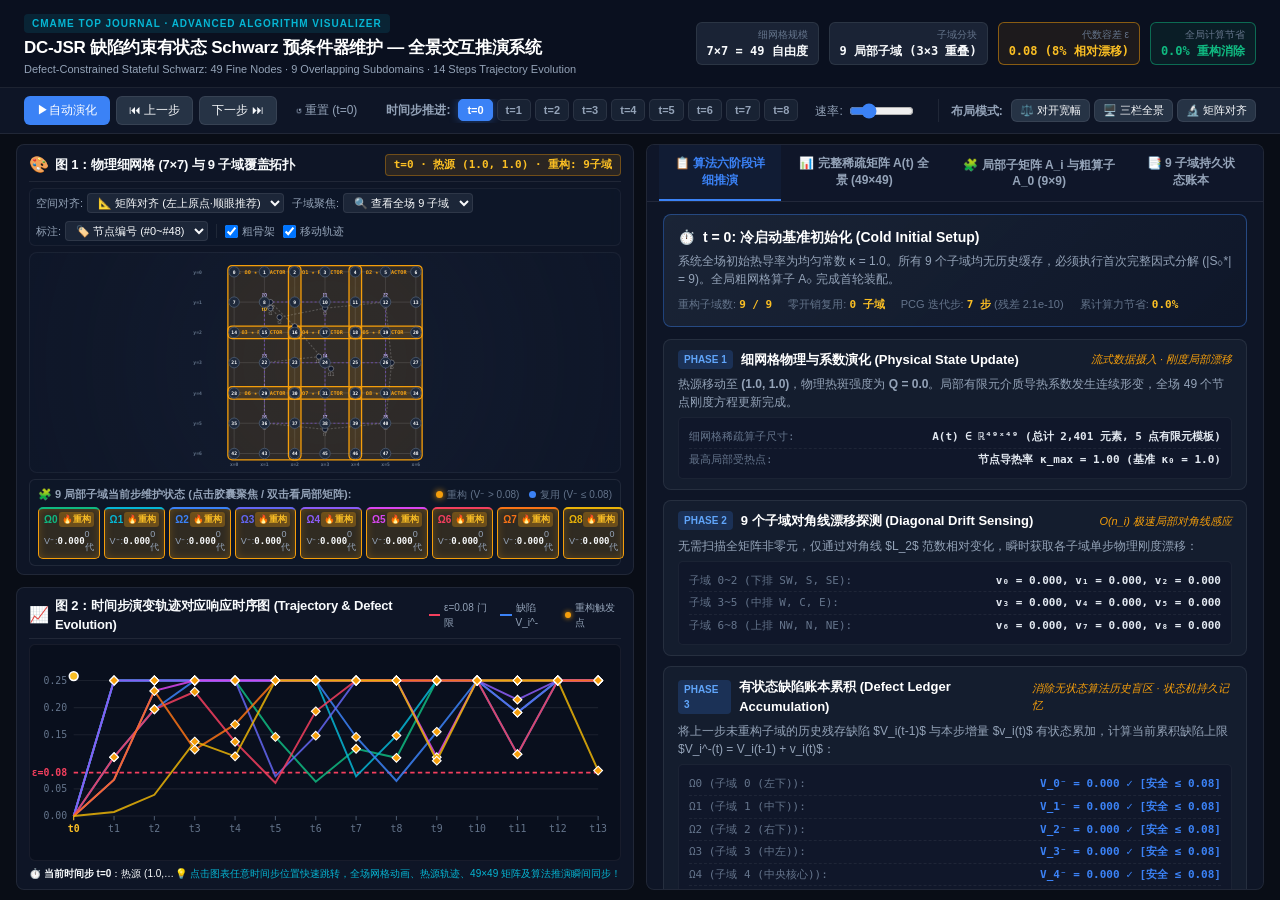
<file: web_lab/dc_jsr_lab/index.html>
<!DOCTYPE html>
<html lang="zh-CN">
<head>
  <meta charset="UTF-8">
  <meta name="viewport" content="width=device-width, initial-scale=1.0">
  <meta http-equiv="Cache-Control" content="no-cache, no-store, must-revalidate">
  <meta http-equiv="Pragma" content="no-cache">
  <meta http-equiv="Expires" content="0">
  <title>DC-JSR 算法全景推演平台 (49自由度·9子域·14时间步·轨迹同步时序图)</title>
  <link rel="stylesheet" href="style.css?v=20261004_v9">
</head>
<body>
  <!-- 顶栏导航与状态说明 -->
  <header class="app-header">
    <div class="header-left">
      <div class="badge-tag">CMAME TOP JOURNAL · ADVANCED ALGORITHM VISUALIZER</div>
      <h1>DC-JSR 缺陷约束有状态 Schwarz 预条件器维护 — 全景交互推演系统</h1>
      <p class="subtitle">Defect-Constrained Stateful Schwarz: 49 Fine Nodes · 9 Overlapping Subdomains · 14 Steps Trajectory Evolution</p>
    </div>
    <div class="header-right">
      <div class="stat-pill">
        <span class="stat-label">细网格规模</span>
        <span class="stat-val">7×7 = 49 自由度</span>
      </div>
      <div class="stat-pill">
        <span class="stat-label">子域分块</span>
        <span class="stat-val">9 局部子域 (3×3 重叠)</span>
      </div>
      <div class="stat-pill highlight">
        <span class="stat-label">代数容差 ε</span>
        <span class="stat-val">0.08 (8% 相对漂移)</span>
      </div>
      <div class="stat-pill accent">
        <span class="stat-label">全局计算节省</span>
        <span class="stat-val" id="globalSavingsPill">78.5% 重构消除</span>
      </div>
    </div>
  </header>

  <!-- 主控制栏 -->
  <div class="toolbar glass-panel">
    <div class="playback-controls">
      <button id="btnPlayPause" class="btn btn-primary">
        <span class="btn-icon">▶</span> <span id="lblPlay">自动演化</span>
      </button>
      <button id="btnPrev" class="btn btn-secondary">⏮ 上一步</button>
      <button id="btnNext" class="btn btn-secondary">下一步 ⏭</button>
      <button id="btnReset" class="btn btn-ghost">↺ 重置 (t=0)</button>
    </div>

    <!-- 14 个时间步的快速滚动导航栏 -->
    <div class="step-navigator">
      <span class="nav-label">时间步推进:</span>
      <div class="step-buttons" id="stepButtonsContainer">
        <!-- 动态生成 t=0 到 t=13 按钮 -->
      </div>
    </div>

    <div class="speed-control">
      <span>速率:</span>
      <input type="range" id="speedSlider" min="1" max="5" value="2">
    </div>

    <!-- 布局模式切换器 -->
    <div class="layout-switcher">
      <span class="nav-label">布局模式:</span>
      <div class="layout-buttons">
        <button id="btnLayoutSplit" class="btn btn-secondary btn-sm active" title="左右对开：左侧双图联动，右侧数据推演">⚖️ 对开宽幅</button>
        <button id="btnLayoutThree" class="btn btn-secondary btn-sm" title="三栏全景：网格拓扑、时序响应、算法数据三列展开">🖥️ 三栏全景</button>
        <button id="btnLayoutMatrix" class="btn btn-secondary btn-sm" title="网格-矩阵对齐：一键直达细网格与49x49稀疏矩阵对照">🔬 矩阵对齐</button>
      </div>
    </div>
  </div>

  <!-- 主工作区：左侧双图联动（网格拓扑图 + 时间步轨迹时序图），右侧真实完整数据与算法推演 -->
  <main class="workbench" id="workbench">
    <!-- ==================== 栏 1：图 1 物理细网格与 9 子域拓扑 ==================== -->
    <section class="mesh-pane glass-panel">
      <!-- 顶栏标题与即时状态 -->
      <div class="pane-header">
        <div class="pane-title">
          <span class="title-icon">🎨</span>
          <h2>图 1：物理细网格 (7×7) 与 9 子域覆盖拓扑</h2>
        </div>
        <div class="pane-quick-status">
          <span class="step-badge" id="leftPaneStepBadge">t=0 · 热源 (3.0, 3.0)</span>
        </div>
      </div>

      <!-- 独立视口工具条：对齐方式、子域聚焦、节点标注、骨架开关 -->
      <div class="canvas-toolbar">
        <div class="tb-group">
          <span class="tb-label">空间对齐:</span>
          <select id="selOrientationMode" class="tb-select" title="切换空间网格排列视角">
            <option value="matrix" selected>📐 矩阵对齐 (左上原点·顺眼推荐)</option>
            <option value="cartesian">🌍 笛卡尔物理视角 (左下原点)</option>
          </select>
        </div>

        <div class="tb-group">
          <span class="tb-label">子域聚焦:</span>
          <select id="selFocusSubdomain" class="tb-select" title="聚焦高亮指定子域的节点划分与重叠拓扑">
            <option value="-1">🔍 查看全场 9 子域</option>
            <option value="0">聚焦 Ω0 (SW)</option>
            <option value="1">聚焦 Ω1 (S)</option>
            <option value="2">聚焦 Ω2 (SE)</option>
            <option value="3">聚焦 Ω3 (W)</option>
            <option value="4">聚焦 Ω4 (核心 C)</option>
            <option value="5">聚焦 Ω5 (E)</option>
            <option value="6">聚焦 Ω6 (NW)</option>
            <option value="7">聚焦 Ω7 (N)</option>
            <option value="8">聚焦 Ω8 (NE)</option>
          </select>
        </div>

        <div class="tb-group">
          <span class="tb-label">标注:</span>
          <select id="selNodeDisplayMode" class="tb-select" title="选择节点文字标注内容">
            <option value="id" selected>🏷️ 节点编号 (#0~#48)</option>
            <option value="both">🏷️+🔥 编号+导热率</option>
            <option value="kappa">🔥 仅导热率 κ</option>
          </select>
        </div>

        <div class="tb-divider"></div>

        <div class="tb-toggles">
          <label class="toggle-item"><input type="checkbox" id="chkShowCoarse" checked> 粗骨架</label>
          <label class="toggle-item"><input type="checkbox" id="chkShowTrajectory" checked> 移动轨迹</label>
        </div>
      </div>

      <!-- SVG 物理网格与动画渲染区 -->
      <div class="canvas-container">
        <svg id="gridSvg" viewBox="0 0 520 420" class="interactive-svg">
          <!-- 动态渲染网格线、9 个子域透明光晕、连通边、节点、热源与发光移动轨迹 -->
        </svg>

        <!-- 悬停节点信息浮层 -->
        <div id="nodeTooltip" class="node-tooltip hidden"></div>
      </div>

      <!-- 9 个局部子域状态紧凑胶囊巡览条 -->
      <div class="subdomain-ribbon-bar">
        <div class="ribbon-header">
          <span class="ribbon-title">🧩 9 局部子域当前步维护状态 (点击胶囊聚焦 / 双击看局部矩阵):</span>
          <div class="status-legend-mini">
            <span class="leg-pill pill-rebuild"><span class="legend-dot dot-rebuild"></span> 重构 (V⁻ > 0.08)</span>
            <span class="leg-pill pill-reuse"><span class="legend-dot dot-reuse"></span> 复用 (V⁻ ≤ 0.08)</span>
          </div>
        </div>

        <div class="subdomain-ribbon" id="subdomainCards">
          <!-- 动态渲染 9 个紧凑状态药丸 -->
        </div>
      </div>
    </section>

    <!-- ==================== 栏 2：图 2 时间步轨迹与子域缺陷时序响应 ==================== -->
    <section class="timeline-pane glass-panel">
      <div class="pane-header chart-header">
        <div class="pane-title">
          <span class="title-icon">📈</span>
          <h2>图 2：时间步演变轨迹对应响应时序图 (Trajectory & Defect Evolution)</h2>
        </div>
        <div class="chart-legend-mini">
          <span class="mini-leg-item"><span class="leg-line line-thresh"></span> ε=0.08 门限</span>
          <span class="mini-leg-item"><span class="leg-line line-defect"></span> 缺陷 V_i^-</span>
          <span class="mini-leg-item"><span class="leg-point pt-refactor"></span> 重构触发点</span>
        </div>
      </div>

      <div class="chart-container">
        <svg id="timelineChartSvg" viewBox="0 0 540 160" class="timeline-svg">
          <!-- 动态渲染时序图 -->
        </svg>
        <div id="chartTooltip" class="chart-tooltip hidden"></div>
      </div>

      <div class="timeline-footer">
        <div class="timeline-status-text" id="timelineStatusText">
          ⏱️ <strong>当前步 t=0</strong>：热源位于 (3.0, 3.0)，全场初始缺陷均为 0.000。
        </div>
        <div class="chart-hint">
          💡 点击图表任意时间步位置快速跳转，全场网格动画、热源轨迹、49×49 矩阵及算法推演瞬间同步！
        </div>
      </div>
    </section>

    <!-- ==================== 栏 3：右侧真实全量数据与推演推导 ==================== -->
    <section class="right-pane glass-panel">
      <!-- 选项卡导航 -->
      <div class="tabs-header">
        <button class="tab-btn active" data-tab="trace">📋 算法六阶段详细推演</button>
        <button class="tab-btn" data-tab="matrix">📊 完整稀疏矩阵 A(t) 全景 (49×49)</button>
        <button class="tab-btn" data-tab="submatrices">🧩 局部子矩阵 A_i 与粗算子 A_0 (9×9)</button>
        <button class="tab-btn" data-tab="ledger">📑 9 子域持久状态账本</button>
      </div>

      <div class="tab-content-container">
        <!-- Tab 1: 算法六阶段详细推演 -->
        <div id="tab-trace" class="tab-pane active">
          <div class="step-summary-banner" id="stepBanner">
            <!-- 动态注入时间步标题与核心结论 -->
          </div>

          <div class="phases-timeline" id="phasesContainer">
            <!-- 动态生成 6 个阶段的卡片，图文并茂展示判断与输出 -->
          </div>
        </div>

        <!-- Tab 2: 完整 49x49 矩阵全景表 -->
        <div id="tab-matrix" class="tab-pane">
          <div class="matrix-toolbar">
            <div class="matrix-info">
              <span>矩阵规模: <strong>49 × 49</strong> (2,401 元素, 稀疏度 ~91.2%)</span>
              <span>非零元着色: <strong class="badge-diag">对角线红色</strong> | <strong class="badge-blocks">邻接边深蓝</strong></span>
            </div>
            <div class="matrix-controls">
              <div class="btn-group">
                <button id="btnModeFit" class="btn btn-sm btn-primary" title="自动拉伸铺满整个展示容器">📐 铺满区域</button>
                <button id="btnModeSquare" class="btn btn-sm btn-secondary" title="保持1:1正方形单元格自适应">⬛ 等比正方</button>
                <button id="btnModeDetail" class="btn btn-sm btn-secondary" title="精细浮点数与平滑滚动">🔍 精细数值</button>
              </div>
              <div class="scale-widget">
                <button id="btnZoomOut" class="btn btn-sm btn-ghost" title="缩小">-</button>
                <span id="zoomPercentLabel" class="zoom-label">100%</span>
                <button id="btnZoomIn" class="btn btn-sm btn-ghost" title="放大">+</button>
                <button id="btnMaxMatrix" class="btn btn-sm btn-secondary" title="最大化视口查看">⛶ 最大化视口</button>
              </div>
            </div>
            <div class="cell-inspector" id="cellInspector">
              悬停在矩阵单元格上查看 (i, j) 精确数值与物理传热拓扑含义
            </div>
          </div>

          <div class="matrix-scroll-wrapper" id="matrixWrapper">
            <table class="matrix-table compact-mode" id="matrixTable">
              <!-- 动态构建 49x49 的真实完整数字表格 -->
            </table>
          </div>
        </div>

        <!-- Tab 3: 局部子矩阵与粗算子 (9x9) -->
        <div id="tab-submatrices" class="tab-pane">
          <div class="subdomain-selector-bar">
            <span>选择查看的局部子域矩阵:</span>
            <div class="sub-pill-selector" id="subSelectorPills">
              <!-- 动态生成 9 个子域的快捷选择药丸 -->
            </div>
          </div>

          <div class="submatrix-inspector-panel">
            <div class="sub-matrix-card">
              <div class="card-header-flex">
                <div>
                  <h3 id="currentSubMatrixTitle">子域 0 局部刚度矩阵 A_{Ω_0} (9×9)</h3>
                  <p class="card-sub" id="currentSubMatrixDesc">管辖节点集: [0, 1, 2, 7, 8, 9, 14, 15, 16] (3×3 物理拓扑切片)</p>
                </div>
                <div class="anatomy-stats-pill" id="anatomyStatsPill">
                  4 独占核心 · 4 边界重叠 · 1 十字交汇
                </div>
              </div>

              <!-- 新增：子域 2D 几何切片与重叠解剖剖析盒 -->
              <div class="subdomain-anatomy-box">
                <div class="anatomy-header">
                  <span class="an-title">🧩 该子域 9 个节点的 2D 物理拓扑排布与邻域重叠解剖：</span>
                  <div class="an-legend">
                    <span class="an-leg-item"><span class="an-dot dot-ex"></span> 独占内部节点</span>
                    <span class="an-leg-item"><span class="an-dot dot-shared"></span> 边界重叠节点</span>
                    <span class="an-leg-item"><span class="an-dot dot-cross"></span> ★ 4域十字交汇点</span>
                  </div>
                </div>

                <div class="anatomy-grid-2d" id="anatomyGrid2D">
                  <!-- 动态渲染 3x3 节点卡片 -->
                </div>

                <div class="anatomy-explanation">
                  <strong>💡 什么是“管辖节点集”与“重叠边界耦合节点”？</strong>
                  <ul>
                    <li><strong>编号规则</strong>：细网格 $7 \times 7$ 共有 49 个节点，按行从下到上依次编号（$0 \sim 6$ 为第 0 行，$7 \sim 13$ 为第 1 行，$14 \sim 20$ 为第 2 行...），计算公式为 <code>节点ID = row × 7 + col</code>。子域 0 覆盖行 0~2、列 0~2，其节点恰好是 <code>[0, 1, 2]</code>、<code>[7, 8, 9]</code>、<code>[14, 15, 16]</code>。</li>
                    <li><strong>为什么必须有重叠层（Overlap $\delta = 1$）</strong>：Schwarz 域分解的核心思想是各子域独立并行求解。如果子域之间没有重叠，边界就完全隔断无法传递误差。重叠节点就像<b>进程间的双向共享缓冲区</b>：子域 0 算出的内部解，直接作为子域 1 的边界条件输入！</li>
                  </ul>
                </div>
              </div>

              <div class="sub-table-title" style="margin-top: 10px;">提取出的 9×9 局部刚度方程组 A_{Ω_i} = R_i A(t) R_i^T：</div>
              <div class="matrix-sub-wrapper" id="currentSubMatrixContainer"></div>
            </div>
          </div>

          <div class="coarse-matrix-card">
            <div class="card-header-flex">
              <div>
                <h3>两级 Schwarz 全局粗网格 Galerkin 算子 A_0 = Z^T A(t) Z (9×9)</h3>
                <p class="card-sub">9 个子域粗基底投影矩阵，消除全场长波低频误差，维系条件数 κ(M^{-1}A) ≤ 1.35</p>
              </div>
              <div class="coarse-timing" id="coarseTiming">
                装配耗时: 0.12 ms | 直接求逆耗时: 0.04 ms
              </div>
            </div>
            <div class="coarse-tables-flex">
              <div class="coarse-col">
                <div class="sub-table-title">粗算子刚度矩阵 A_0(t) (9×9):</div>
                <div id="coarseMatrix"></div>
              </div>
              <div class="coarse-col">
                <div class="sub-table-title">粗逆算子 A_0(t)^{-1} (精确解算子):</div>
                <div id="coarseInverse"></div>
              </div>
            </div>
          </div>
        </div>

        <!-- Tab 4: 状态账本与参数全览 -->
        <div id="tab-ledger" class="tab-pane">
          <div class="ledger-summary-metrics">
            <div class="metric-card">
              <span class="m-label">当前时间步重构数</span>
              <span class="m-val highlight" id="mRebuildCount">0 / 9</span>
              <span class="m-sub">其余全部零成本复用</span>
            </div>
            <div class="metric-card">
              <span class="m-label">累计重构次数 (DC-JSR)</span>
              <span class="m-val" id="mCumulJSR">24 次</span>
              <span class="m-sub">基线全量重构需 126 次</span>
            </div>
            <div class="metric-card">
              <span class="m-label">累计算力节省率</span>
              <span class="m-val green" id="mSavingsRate">80.9%</span>
              <span class="m-sub">大幅降低求解器开销</span>
            </div>
            <div class="metric-card">
              <span class="m-label">PCG 迭代步数</span>
              <span class="m-val" id="mPcgIters">8 步</span>
              <span class="m-sub">残差 &lt; 1.0e-9 稳定收敛</span>
            </div>
          </div>

          <div class="ledger-card">
            <h3>9 个子域持久化状态账本 (Persistent State Ledger)</h3>
            <table class="ledger-table" id="ledgerTable">
              <thead>
                <tr>
                  <th>子域 ID</th>
                  <th>几何分区</th>
                  <th>管辖节点集</th>
                  <th>单步增量 v_i(t)</th>
                  <th>累积缺陷 V_i^-(t)</th>
                  <th>超标判别 (> 0.08?)</th>
                  <th>决策结果</th>
                  <th>重置后状态 V_i(t)</th>
                  <th>出生步 τ_i</th>
                  <th>缓存年龄 Age</th>
                </tr>
              </thead>
              <tbody id="ledgerTableBody">
                <!-- 动态填充 9 个子域的完整状态行 -->
              </tbody>
            </table>
          </div>

          <div class="formula-cheatsheet">
            <h3>📖 DC-JSR 核心数学与计算复杂度原理</h3>
            <div class="formula-grid">
              <div class="formula-item">
                <span class="formula-label">1. 单步对角线物理相对变化量 (O(n_i) 极速计算):</span>
                <code>v_i(t) = ||diag(A_i(t)) - diag(A_i(t-1))||_2 / ||diag(A_i(t))||_2</code>
              </div>
              <div class="formula-item">
                <span class="formula-label">2. 持久缺陷记忆累加 (消灭无状态算法历史盲区):</span>
                <code>V_i^-(t) = V_i(t-1) + v_i(t)</code>
              </div>
              <div class="formula-item">
                <span class="formula-label">3. 闭式最优最小基数挑选定理 (证明最小因式分解集合):</span>
                <code>S_t* = { i : V_i^-(t) > ε }   (单调次模界, 全局复杂度 O(M))</code>
              </div>
              <div class="formula-item">
                <span class="formula-label">4. 状态重置与出生步时间戳提交:</span>
                <code>V_i(t) = 0 (若 i ∈ S_t*), 否则 V_i^-(t);  τ_i = t (若 i ∈ S_t*)</code>
              </div>
            </div>
          </div>
        </div>
      </div>
    </section>
  </main>

  <script src="app.js?v=20261003_v2"></script>
</body>
</html>
</file>
<file: web_lab/style.css>
/* ==========================================================================
   JSR Interactive Lab: Ultra-Modern Sci-Fi / Academic HPC Dark Theme
   ========================================================================== */

:root {
  --bg-primary: #070a12;
  --bg-secondary: #0c1220;
  --bg-card: rgba(16, 24, 40, 0.72);
  --bg-card-hover: rgba(22, 33, 56, 0.85);
  
  --border-subtle: rgba(255, 255, 255, 0.08);
  --border-bright: rgba(0, 242, 254, 0.35);
  --border-glow: 0 0 20px rgba(0, 242, 254, 0.2);

  --text-main: #f1f5f9;
  --text-muted: #94a3b8;
  --text-dim: #64748b;

  /* Theme Accents */
  --cyan-primary: #00f2fe;
  --cyan-glow: rgba(0, 242, 254, 0.4);
  --blue-primary: #3b82f6;
  --emerald-win: #10b981;
  --emerald-glow: rgba(16, 185, 129, 0.35);
  --amber-warning: #f59e0b;
  --rose-danger: #f43f5e;
  --purple-coarse: #a855f7;

  --font-sans: 'Inter', -apple-system, BlinkMacSystemFont, 'Segoe UI', Roboto, sans-serif;
  --font-mono: 'JetBrains Mono', 'Fira Code', monospace;

  --radius-sm: 8px;
  --radius-md: 14px;
  --radius-lg: 20px;
}

* {
  box-sizing: border-box;
  margin: 0;
  padding: 0;
}

body {
  background-color: var(--bg-primary);
  color: var(--text-main);
  font-family: var(--font-sans);
  min-height: 100vh;
  position: relative;
  overflow-x: hidden;
  line-height: 1.5;
  -webkit-font-smoothing: antialiased;
}

/* 动态背景光球 */
.ambient-glow {
  position: fixed;
  border-radius: 50%;
  filter: blur(120px);
  pointer-events: none;
  z-index: 0;
  opacity: 0.18;
}
.glow-1 {
  width: 600px;
  height: 600px;
  top: -150px;
  left: 10%;
  background: radial-gradient(circle, var(--cyan-primary), transparent 70%);
}
.glow-2 {
  width: 500px;
  height: 500px;
  top: 30%;
  right: -100px;
  background: radial-gradient(circle, var(--purple-coarse), transparent 70%);
}
.glow-3 {
  width: 700px;
  height: 500px;
  bottom: -100px;
  left: 20%;
  background: radial-gradient(circle, #1e3a8a, transparent 70%);
}

/* 通用毛玻璃卡片 */
.glass-card {
  background: var(--bg-card);
  backdrop-filter: blur(16px);
  -webkit-backdrop-filter: blur(16px);
  border: 1px solid var(--border-subtle);
  border-radius: var(--radius-md);
  box-shadow: 0 10px 30px rgba(0, 0, 0, 0.4), inset 0 1px 0 rgba(255, 255, 255, 0.05);
  position: relative;
  z-index: 1;
  transition: all 0.3s cubic-bezier(0.16, 1, 0.3, 1);
}

.glass-card:hover {
  border-color: rgba(255, 255, 255, 0.14);
}

/* ==========================================================================
   Header Section
   ========================================================================== */
.app-header {
  padding: 24px 36px 16px 36px;
  display: flex;
  justify-content: space-between;
  align-items: center;
  position: relative;
  z-index: 2;
  border-bottom: 1px solid var(--border-subtle);
  background: rgba(7, 10, 18, 0.85);
  backdrop-filter: blur(10px);
}

.header-left .badge-tag {
  display: inline-block;
  font-family: var(--font-mono);
  font-size: 0.72rem;
  font-weight: 700;
  letter-spacing: 0.1em;
  color: var(--cyan-primary);
  background: rgba(0, 242, 254, 0.12);
  padding: 3px 10px;
  border-radius: 20px;
  margin-bottom: 8px;
  border: 1px solid rgba(0, 242, 254, 0.25);
}

.header-left h1 {
  font-size: 1.55rem;
  font-weight: 800;
  letter-spacing: -0.02em;
  background: linear-gradient(135deg, #ffffff 40%, var(--cyan-primary) 100%);
  -webkit-background-clip: text;
  -webkit-text-fill-color: transparent;
}

.header-left .subtitle {
  font-size: 0.85rem;
  color: var(--text-muted);
  font-family: var(--font-mono);
  margin-top: 2px;
}

.header-right {
  display: flex;
  gap: 14px;
}

.metric-chip {
  background: rgba(255, 255, 255, 0.04);
  border: 1px solid var(--border-subtle);
  border-radius: var(--radius-sm);
  padding: 8px 16px;
  display: flex;
  flex-direction: column;
}

.metric-chip .label {
  font-size: 0.72rem;
  color: var(--text-dim);
  text-transform: uppercase;
}

.metric-chip .value {
  font-family: var(--font-mono);
  font-size: 0.95rem;
  font-weight: 700;
  color: var(--text-main);
}

.metric-chip.highlight {
  border-color: rgba(16, 185, 129, 0.4);
  background: rgba(16, 185, 129, 0.08);
}
.metric-chip.highlight .value {
  color: var(--emerald-win);
}

/* ==========================================================================
   Global Controls Panel
   ========================================================================== */
.control-panel {
  margin: 18px 36px;
  padding: 14px 24px;
  display: flex;
  justify-content: space-between;
  align-items: center;
  flex-wrap: wrap;
  gap: 16px;
}

.timeline-controls {
  display: flex;
  align-items: center;
  gap: 12px;
}

.btn {
  font-family: var(--font-sans);
  font-size: 0.88rem;
  font-weight: 600;
  padding: 9px 18px;
  border-radius: var(--radius-sm);
  cursor: pointer;
  display: inline-flex;
  align-items: center;
  gap: 8px;
  transition: all 0.2s ease;
  border: 1px solid transparent;
}

.btn-primary {
  background: linear-gradient(135deg, #00f2fe, #4facfe);
  color: #050b14;
  box-shadow: 0 4px 15px rgba(0, 242, 254, 0.35);
}
.btn-primary:hover {
  transform: translateY(-1px);
  box-shadow: 0 6px 20px rgba(0, 242, 254, 0.5);
}

.btn-secondary {
  background: rgba(255, 255, 255, 0.08);
  color: var(--text-main);
  border-color: var(--border-subtle);
}
.btn-secondary:hover {
  background: rgba(255, 255, 255, 0.14);
  border-color: rgba(255, 255, 255, 0.2);
}

.btn-ghost {
  background: transparent;
  color: var(--text-muted);
  border-color: transparent;
}
.btn-ghost:hover {
  color: var(--text-main);
  background: rgba(255, 255, 255, 0.05);
}

.time-stepper {
  display: flex;
  align-items: center;
  gap: 12px;
  margin-left: 12px;
  padding-left: 18px;
  border-left: 1px solid var(--border-subtle);
}

.step-label {
  font-size: 0.85rem;
  color: var(--text-muted);
  font-weight: 500;
}

.step-label .badge {
  background: var(--cyan-primary);
  color: #050b14;
  font-family: var(--font-mono);
  font-weight: 700;
  padding: 2px 7px;
  border-radius: 4px;
}

.time-ticks {
  display: flex;
  gap: 4px;
  background: rgba(0, 0, 0, 0.3);
  padding: 3px;
  border-radius: var(--radius-sm);
  border: 1px solid var(--border-subtle);
}

.tick-btn {
  font-family: var(--font-mono);
  font-size: 0.78rem;
  font-weight: 600;
  background: transparent;
  color: var(--text-dim);
  border: none;
  padding: 5px 10px;
  border-radius: 4px;
  cursor: pointer;
  transition: all 0.2s ease;
}

.tick-btn:hover {
  color: var(--text-main);
}

.tick-btn.active {
  background: rgba(0, 242, 254, 0.2);
  color: var(--cyan-primary);
  border: 1px solid rgba(0, 242, 254, 0.35);
  box-shadow: 0 0 10px rgba(0, 242, 254, 0.2);
}

.view-toggles {
  display: flex;
  gap: 20px;
  align-items: center;
}

.toggle-group {
  display: flex;
  align-items: center;
  gap: 6px;
}

.group-title {
  font-size: 0.78rem;
  color: var(--text-dim);
  margin-right: 4px;
}

.btn-toggle {
  background: rgba(255, 255, 255, 0.04);
  border: 1px solid var(--border-subtle);
  color: var(--text-muted);
  font-size: 0.8rem;
  font-weight: 500;
  padding: 6px 12px;
  border-radius: var(--radius-sm);
  cursor: pointer;
  transition: all 0.2s;
}

.btn-toggle:hover {
  color: var(--text-main);
  background: rgba(255, 255, 255, 0.08);
}

.btn-toggle.active {
  background: rgba(59, 130, 246, 0.2);
  color: #60a5fa;
  border-color: rgba(59, 130, 246, 0.4);
}

/* ==========================================================================
   Main Workspace Layout
   ========================================================================== */
.main-workspace {
  padding: 0 36px 40px 36px;
  display: flex;
  flex-direction: column;
  gap: 24px;
  position: relative;
  z-index: 2;
}

/* 三策略卡片行 */
.strategy-summary-grid {
  display: grid;
  grid-template-columns: repeat(3, 1fr);
  gap: 18px;
}

.strategy-card {
  padding: 18px 22px;
  display: flex;
  flex-direction: column;
  justify-content: space-between;
  border-top: 3px solid transparent;
}

.card-rebuild {
  border-top-color: var(--blue-primary);
}
.card-reuse {
  border-top-color: var(--rose-danger);
}
.card-jsr {
  border-top-color: var(--emerald-win);
  box-shadow: 0 10px 30px rgba(16, 185, 129, 0.12), inset 0 1px 0 rgba(255, 255, 255, 0.06);
}
.card-jsr.active-hero {
  border-color: rgba(16, 185, 129, 0.45);
  background: rgba(16, 32, 45, 0.85);
}

.card-header h3 {
  font-size: 1.05rem;
  font-weight: 700;
  margin: 6px 0 4px 0;
}

.strategy-badge {
  font-size: 0.72rem;
  font-weight: 700;
  padding: 2px 8px;
  border-radius: 4px;
  display: inline-block;
  font-family: var(--font-mono);
}

.badge-rebuild {
  background: rgba(59, 130, 246, 0.15);
  color: #93c5fd;
}
.badge-reuse {
  background: rgba(244, 63, 94, 0.15);
  color: #fda4af;
}
.badge-jsr {
  background: rgba(16, 185, 129, 0.2);
  color: #6ee7b7;
  border: 1px solid rgba(16, 185, 129, 0.3);
}

.philosophy {
  font-size: 0.78rem;
  color: var(--text-dim);
  display: block;
  font-style: italic;
  margin-bottom: 14px;
}

.card-metrics {
  display: grid;
  grid-template-columns: repeat(3, 1fr);
  gap: 8px;
  background: rgba(0, 0, 0, 0.25);
  padding: 10px 12px;
  border-radius: var(--radius-sm);
  margin-bottom: 12px;
}

.m-box {
  display: flex;
  flex-direction: column;
}

.m-val {
  font-family: var(--font-mono);
  font-size: 1.05rem;
  font-weight: 700;
  color: var(--text-main);
}

.m-lbl {
  font-size: 0.68rem;
  color: var(--text-dim);
  margin-top: 2px;
}

.m-box.win .m-val {
  color: var(--emerald-win);
}
.m-box.warning .m-val {
  color: var(--amber-warning);
}
.highlight-danger .m-val {
  color: var(--rose-danger);
}
.highlight-win .m-val {
  color: #34d399;
  text-shadow: 0 0 10px rgba(52, 211, 153, 0.3);
}

.card-status-bar {
  height: 4px;
  background: rgba(255, 255, 255, 0.08);
  border-radius: 2px;
  overflow: hidden;
}

.bar-fill {
  height: 100%;
  background: var(--blue-primary);
  transition: width 0.4s ease;
}
.card-status-bar.danger .bar-fill {
  background: var(--rose-danger);
}
.card-status-bar.success .bar-fill {
  background: var(--emerald-win);
}

/* ==========================================================================
   Simulation Stage Grid (Canvas Left + Deep Dive Right)
   ========================================================================== */
.simulation-stage-grid {
  display: grid;
  grid-template-columns: 1.15fr 0.85fr;
  gap: 20px;
}

.panel-header {
  padding: 16px 20px;
  border-bottom: 1px solid var(--border-subtle);
  display: flex;
  justify-content: space-between;
  align-items: center;
  flex-wrap: wrap;
  gap: 12px;
}

.panel-title {
  display: flex;
  align-items: center;
  gap: 10px;
}

.panel-title h4 {
  font-size: 0.96rem;
  font-weight: 700;
  color: var(--text-main);
}

.dot {
  width: 8px;
  height: 8px;
  border-radius: 50%;
  display: inline-block;
}
.dot.live {
  background: var(--cyan-primary);
  box-shadow: 0 0 10px var(--cyan-primary);
  animation: pulse 1.8s infinite;
}
.dot.green {
  background: var(--emerald-win);
  box-shadow: 0 0 8px var(--emerald-win);
}
.dot.blue {
  background: var(--blue-primary);
  box-shadow: 0 0 8px var(--blue-primary);
}

@keyframes pulse {
  0% { transform: scale(0.95); opacity: 0.7; }
  50% { transform: scale(1.25); opacity: 1; }
  100% { transform: scale(0.95); opacity: 0.7; }
}

.icon-star {
  color: var(--cyan-primary);
  font-size: 1.1rem;
}

.layer-switches {
  display: flex;
  gap: 12px;
}

.chip-checkbox {
  font-size: 0.75rem;
  color: var(--text-muted);
  display: flex;
  align-items: center;
  gap: 6px;
  cursor: pointer;
  background: rgba(255, 255, 255, 0.03);
  padding: 4px 8px;
  border-radius: 4px;
  border: 1px solid var(--border-subtle);
  transition: all 0.2s;
}

.chip-checkbox:hover {
  background: rgba(255, 255, 255, 0.08);
  color: var(--text-main);
}

.chip-checkbox input[type="checkbox"] {
  accent-color: var(--cyan-primary);
}

.canvas-container {
  padding: 16px 20px;
  position: relative;
  display: flex;
  flex-direction: column;
  align-items: center;
}

#meshCanvas {
  background: #050811;
  border-radius: var(--radius-sm);
  border: 1px solid rgba(255, 255, 255, 0.06);
  box-shadow: inset 0 0 40px rgba(0, 0, 0, 0.7);
  cursor: crosshair;
  max-width: 100%;
}

.canvas-legend {
  margin-top: 12px;
  display: flex;
  gap: 16px;
  flex-wrap: wrap;
  justify-content: center;
}

.legend-item {
  font-size: 0.74rem;
  color: var(--text-muted);
  display: flex;
  align-items: center;
  gap: 6px;
}

.box-ind {
  width: 12px;
  height: 12px;
  border-radius: 2px;
  display: inline-block;
}
.box-ind.healthy {
  background: rgba(30, 41, 59, 0.9);
  border: 1px solid #475569;
}
.box-ind.drift {
  background: rgba(245, 158, 11, 0.4);
  border: 1px solid var(--amber-warning);
}
.box-ind.jsr-refresh {
  background: rgba(0, 242, 254, 0.6);
  border: 1px solid var(--cyan-primary);
  box-shadow: 0 0 8px rgba(0, 242, 254, 0.5);
}
.box-ind.wave {
  background: linear-gradient(135deg, #ef4444, #f97316);
}
.line-ind.coarse {
  width: 16px;
  height: 2px;
  background: var(--purple-coarse);
  box-shadow: 0 0 6px var(--purple-coarse);
  display: inline-block;
}

.canvas-footer {
  padding: 8px 20px 14px 20px;
}
.tip-text {
  font-size: 0.75rem;
  color: var(--text-dim);
}

/* 子域 Tooltip 悬浮框 */
.subdomain-tooltip {
  position: absolute;
  background: rgba(15, 23, 42, 0.95);
  border: 1px solid var(--cyan-primary);
  box-shadow: 0 8px 24px rgba(0, 0, 0, 0.6), 0 0 15px rgba(0, 242, 254, 0.2);
  border-radius: var(--radius-sm);
  padding: 10px 14px;
  pointer-events: none;
  z-index: 10;
  min-width: 170px;
  font-size: 0.78rem;
  transition: opacity 0.15s ease;
}
.subdomain-tooltip.hidden {
  opacity: 0;
  visibility: hidden;
}
.tt-header {
  font-weight: 700;
  color: var(--cyan-primary);
  margin-bottom: 6px;
  border-bottom: 1px solid rgba(255, 255, 255, 0.1);
  padding-bottom: 4px;
}
.tt-body div {
  display: flex;
  justify-content: space-between;
  margin-bottom: 3px;
  color: var(--text-muted);
}
.tt-body span:last-child {
  font-family: var(--font-mono);
  font-weight: 600;
  color: var(--text-main);
}
.decision-badge {
  color: var(--cyan-primary) !important;
}

/* ==========================================================================
   Deep Dive Right Panel (JSR Pipeline)
   ========================================================================== */
.deep-dive-panel {
  display: flex;
  flex-direction: column;
}

.step-indicator {
  display: flex;
  align-items: center;
  gap: 6px;
}

.pipe-step {
  font-size: 0.72rem;
  font-weight: 600;
  color: var(--text-dim);
  background: rgba(255, 255, 255, 0.04);
  padding: 3px 8px;
  border-radius: 4px;
  border: 1px solid transparent;
}
.pipe-step.active {
  color: var(--cyan-primary);
  border-color: rgba(0, 242, 254, 0.3);
  background: rgba(0, 242, 254, 0.1);
}
.pipe-arrow {
  font-size: 0.7rem;
  color: var(--text-dim);
}

.pipeline-card {
  padding: 16px 20px;
  border-bottom: 1px solid var(--border-subtle);
}

.pipe-section-title {
  display: flex;
  justify-content: space-between;
  align-items: center;
  margin-bottom: 6px;
}

.pipe-section-title h5 {
  font-size: 0.88rem;
  font-weight: 700;
  color: var(--text-main);
}

.tag-calc {
  font-size: 0.68rem;
  font-family: var(--font-mono);
  color: var(--cyan-primary);
  background: rgba(0, 242, 254, 0.1);
  padding: 2px 6px;
  border-radius: 4px;
}
.tag-phase4 {
  font-size: 0.68rem;
  font-family: var(--font-mono);
  color: var(--emerald-win);
  background: rgba(16, 185, 129, 0.12);
  padding: 2px 6px;
  border-radius: 4px;
  border: 1px solid rgba(16, 185, 129, 0.25);
}

.pipe-desc {
  font-size: 0.78rem;
  color: var(--text-muted);
  line-height: 1.45;
  margin-bottom: 12px;
}

/* mass95 直方图可视化 */
.mass-chart-container {
  height: 85px;
  position: relative;
  background: rgba(0, 0, 0, 0.35);
  border-radius: var(--radius-sm);
  padding: 8px 10px;
  border: 1px solid var(--border-subtle);
  margin-bottom: 10px;
}

.mass-bars-wrapper {
  display: flex;
  align-items: flex-end;
  height: 100%;
  gap: 3px;
  width: 100%;
}

.mass-bar-col {
  flex: 1;
  background: rgba(255, 255, 255, 0.15);
  border-radius: 2px 2px 0 0;
  transition: all 0.3s ease;
  min-height: 4px;
}
.mass-bar-col.selected {
  background: linear-gradient(180deg, var(--cyan-primary), #0284c7);
  box-shadow: 0 0 6px rgba(0, 242, 254, 0.4);
}
.mass-bar-col.unselected {
  background: rgba(71, 85, 105, 0.35);
}

.mass-cutoff-line {
  position: absolute;
  top: 0;
  bottom: 0;
  left: 28%; /* 由 JS 动态更新 */
  width: 2px;
  background: #f43f5e;
  box-shadow: 0 0 8px #f43f5e;
}
.cutoff-tag {
  position: absolute;
  top: -6px;
  left: 6px;
  font-size: 0.65rem;
  font-family: var(--font-mono);
  background: #f43f5e;
  color: #fff;
  padding: 1px 6px;
  border-radius: 3px;
  white-space: nowrap;
}

.selection-summary {
  display: grid;
  grid-template-columns: repeat(3, 1fr);
  gap: 8px;
  background: rgba(255, 255, 255, 0.02);
  padding: 8px 10px;
  border-radius: var(--radius-sm);
}

.sel-item {
  display: flex;
  flex-direction: column;
}
.s-label {
  font-size: 0.66rem;
  color: var(--text-dim);
}
.s-val {
  font-family: var(--font-mono);
  font-size: 0.8rem;
  font-weight: 700;
  color: var(--text-main);
}
.s-val.highlight {
  color: var(--cyan-primary);
}
.s-val.success {
  color: var(--emerald-win);
}

/* Phase 4 消融对比网格 */
.ablation-contrast-grid {
  display: grid;
  grid-template-columns: 1fr 1fr;
  gap: 10px;
  margin-top: 6px;
}

.ab-item {
  padding: 10px 12px;
  border-radius: var(--radius-sm);
  font-size: 0.74rem;
  line-height: 1.4;
}
.ab-item.bad {
  background: rgba(244, 63, 94, 0.08);
  border: 1px solid rgba(244, 63, 94, 0.2);
}
.ab-item.bad .ab-title {
  color: #fca5a5;
  font-weight: 700;
  margin-bottom: 4px;
}
.ab-item.good {
  background: rgba(16, 185, 129, 0.09);
  border: 1px solid rgba(16, 185, 129, 0.28);
}
.ab-item.good .ab-title {
  color: #6ee7b7;
  font-weight: 700;
  margin-bottom: 4px;
}

/* 子域透视微观卡片 */
.inspected-subdomain-card {
  padding: 14px 20px;
  background: rgba(0, 0, 0, 0.2);
}

.card-mini-title {
  font-size: 0.74rem;
  font-weight: 600;
  color: var(--text-dim);
  text-transform: uppercase;
  letter-spacing: 0.05em;
  margin-bottom: 8px;
}

.mini-grid {
  display: grid;
  grid-template-columns: repeat(4, 1fr);
  gap: 8px;
}

.mg-cell {
  display: flex;
  flex-direction: column;
}
.mg-cell .l {
  font-size: 0.65rem;
  color: var(--text-dim);
}
.mg-cell .v {
  font-family: var(--font-mono);
  font-size: 0.8rem;
  font-weight: 600;
  color: var(--text-main);
}
.mg-cell .v.highlight {
  color: var(--cyan-primary);
}

/* ==========================================================================
   Bottom Charts Grid
   ========================================================================== */
.charts-section-grid {
  display: grid;
  grid-template-columns: 1fr 1fr;
  gap: 20px;
}

.chart-panel {
  padding-bottom: 12px;
}

.chart-legend-row {
  display: flex;
  gap: 8px;
}

.leg-pill {
  font-size: 0.7rem;
  padding: 2px 8px;
  border-radius: 4px;
  font-weight: 500;
}
.leg-pill.rebuild {
  background: rgba(59, 130, 246, 0.2);
  color: #93c5fd;
}
.leg-pill.reuse {
  background: rgba(244, 63, 94, 0.2);
  color: #fda4af;
}
.leg-pill.jsr {
  background: rgba(16, 185, 129, 0.25);
  color: #6ee7b7;
  border: 1px solid rgba(16, 185, 129, 0.4);
}
.leg-pill.setup-color {
  background: rgba(245, 158, 11, 0.2);
  color: #fcd34d;
}
.leg-pill.solve-color {
  background: rgba(6, 182, 212, 0.2);
  color: #67e8f9;
}

.canvas-chart-box {
  padding: 10px 20px;
  display: flex;
  justify-content: center;
}

#krylovChart, #costChart {
  max-width: 100%;
}

.chart-caption {
  font-size: 0.72rem;
  color: var(--text-dim);
  padding: 0 20px 8px 20px;
  line-height: 1.4;
}

/* ==========================================================================
   Phase 5 Sandbox Panel
   ========================================================================== */
.phase5-sandbox {
  padding: 22px 28px;
  border-left: 4px solid var(--amber-warning);
}

.sandbox-header {
  display: flex;
  justify-content: space-between;
  align-items: center;
  margin-bottom: 16px;
}

.badge-tag.danger {
  background: rgba(245, 158, 11, 0.15);
  color: var(--amber-warning);
  border-color: rgba(245, 158, 11, 0.3);
}

.sh-left h3 {
  font-size: 1.12rem;
  font-weight: 700;
  margin-top: 4px;
}

.tag-status {
  font-family: var(--font-mono);
  font-size: 0.74rem;
  background: rgba(255, 255, 255, 0.05);
  padding: 4px 10px;
  border-radius: 4px;
  border: 1px solid var(--border-subtle);
  color: var(--text-muted);
}

.sandbox-content-grid {
  display: grid;
  grid-template-columns: 1.2fr 0.8fr;
  gap: 24px;
  align-items: center;
}

.sandbox-explanation p {
  font-size: 0.82rem;
  color: var(--text-muted);
  line-height: 1.55;
  margin-bottom: 16px;
}

.ratio-interactive-box {
  background: rgba(0, 0, 0, 0.3);
  padding: 14px 18px;
  border-radius: var(--radius-sm);
  border: 1px solid var(--border-subtle);
}

.slider-row {
  display: flex;
  align-items: center;
  gap: 12px;
  margin-bottom: 12px;
  font-size: 0.8rem;
}

.slider-row label {
  color: var(--text-main);
  font-weight: 500;
  flex: 1;
}

.slider-row input[type="range"] {
  width: 180px;
  accent-color: var(--cyan-primary);
  cursor: pointer;
}

.slider-val {
  font-family: var(--font-mono);
  font-weight: 700;
  color: var(--cyan-primary);
  min-width: 140px;
}

.verdict-banner {
  padding: 8px 12px;
  border-radius: var(--radius-sm);
  background: rgba(16, 185, 129, 0.12);
  border: 1px solid rgba(16, 185, 129, 0.3);
  display: flex;
  align-items: center;
  gap: 10px;
  font-size: 0.8rem;
  color: #6ee7b7;
  transition: all 0.3s ease;
}
.verdict-banner.fail {
  background: rgba(244, 63, 94, 0.12);
  border-color: rgba(244, 63, 94, 0.3);
  color: #fda4af;
}

.sandbox-table table {
  width: 100%;
  border-collapse: collapse;
  font-size: 0.78rem;
}

.sandbox-table th, .sandbox-table td {
  padding: 8px 12px;
  text-align: left;
  border-bottom: 1px solid var(--border-subtle);
}

.sandbox-table th {
  color: var(--text-dim);
  font-weight: 600;
  font-size: 0.72rem;
  text-transform: uppercase;
}

.status-win {
  color: var(--emerald-win);
  font-weight: 700;
  font-family: var(--font-mono);
}
.status-fail {
  color: var(--rose-danger);
  font-weight: 700;
  font-family: var(--font-mono);
}

.highlight-row {
  background: rgba(245, 158, 11, 0.05);
}

/* ==========================================================================
   Footer
   ========================================================================== */
.app-footer {
  display: grid;
  grid-template-columns: repeat(3, 1fr);
  gap: 24px;
  padding: 24px 30px;
  font-size: 0.78rem;
}

.footer-col h4 {
  font-size: 0.85rem;
  font-weight: 700;
  color: var(--text-main);
  margin-bottom: 8px;
}

.footer-col p {
  color: var(--text-muted);
  line-height: 1.5;
  margin-bottom: 4px;
}

/* ==========================================================================
   Responsive Adaptations
   ========================================================================== */
@media (max-width: 1200px) {
  .simulation-stage-grid {
    grid-template-columns: 1fr;
  }
  .strategy-summary-grid {
    grid-template-columns: 1fr;
  }
  .charts-section-grid {
    grid-template-columns: 1fr;
  }
  .sandbox-content-grid {
    grid-template-columns: 1fr;
  }
}
</file>
<file: docs/jsr_interactive_lab/style.css>
/* ==========================================================================
   JSR Interactive Lab: Ultra-Modern Sci-Fi / Academic HPC Dark Theme
   ========================================================================== */

:root {
  --bg-primary: #070a12;
  --bg-secondary: #0c1220;
  --bg-card: rgba(16, 24, 40, 0.72);
  --bg-card-hover: rgba(22, 33, 56, 0.85);
  
  --border-subtle: rgba(255, 255, 255, 0.08);
  --border-bright: rgba(0, 242, 254, 0.35);
  --border-glow: 0 0 20px rgba(0, 242, 254, 0.2);

  --text-main: #f1f5f9;
  --text-muted: #94a3b8;
  --text-dim: #64748b;

  /* Theme Accents */
  --cyan-primary: #00f2fe;
  --cyan-glow: rgba(0, 242, 254, 0.4);
  --blue-primary: #3b82f6;
  --emerald-win: #10b981;
  --emerald-glow: rgba(16, 185, 129, 0.35);
  --amber-warning: #f59e0b;
  --rose-danger: #f43f5e;
  --purple-coarse: #a855f7;

  --font-sans: 'Inter', -apple-system, BlinkMacSystemFont, 'Segoe UI', Roboto, sans-serif;
  --font-mono: 'JetBrains Mono', 'Fira Code', monospace;

  --radius-sm: 8px;
  --radius-md: 14px;
  --radius-lg: 20px;
}

* {
  box-sizing: border-box;
  margin: 0;
  padding: 0;
}

body {
  background-color: var(--bg-primary);
  color: var(--text-main);
  font-family: var(--font-sans);
  min-height: 100vh;
  position: relative;
  overflow-x: hidden;
  line-height: 1.5;
  -webkit-font-smoothing: antialiased;
}

/* 动态背景光球 */
.ambient-glow {
  position: fixed;
  border-radius: 50%;
  filter: blur(120px);
  pointer-events: none;
  z-index: 0;
  opacity: 0.18;
}
.glow-1 {
  width: 600px;
  height: 600px;
  top: -150px;
  left: 10%;
  background: radial-gradient(circle, var(--cyan-primary), transparent 70%);
}
.glow-2 {
  width: 500px;
  height: 500px;
  top: 30%;
  right: -100px;
  background: radial-gradient(circle, var(--purple-coarse), transparent 70%);
}
.glow-3 {
  width: 700px;
  height: 500px;
  bottom: -100px;
  left: 20%;
  background: radial-gradient(circle, #1e3a8a, transparent 70%);
}

/* 通用毛玻璃卡片 */
.glass-card {
  background: var(--bg-card);
  backdrop-filter: blur(16px);
  -webkit-backdrop-filter: blur(16px);
  border: 1px solid var(--border-subtle);
  border-radius: var(--radius-md);
  box-shadow: 0 10px 30px rgba(0, 0, 0, 0.4), inset 0 1px 0 rgba(255, 255, 255, 0.05);
  position: relative;
  z-index: 1;
  transition: all 0.3s cubic-bezier(0.16, 1, 0.3, 1);
}

.glass-card:hover {
  border-color: rgba(255, 255, 255, 0.14);
}

/* ==========================================================================
   Header Section
   ========================================================================== */
.app-header {
  padding: 24px 36px 16px 36px;
  display: flex;
  justify-content: space-between;
  align-items: center;
  position: relative;
  z-index: 2;
  border-bottom: 1px solid var(--border-subtle);
  background: rgba(7, 10, 18, 0.85);
  backdrop-filter: blur(10px);
}

.header-left .badge-tag {
  display: inline-block;
  font-family: var(--font-mono);
  font-size: 0.72rem;
  font-weight: 700;
  letter-spacing: 0.1em;
  color: var(--cyan-primary);
  background: rgba(0, 242, 254, 0.12);
  padding: 3px 10px;
  border-radius: 20px;
  margin-bottom: 8px;
  border: 1px solid rgba(0, 242, 254, 0.25);
}

.header-left h1 {
  font-size: 1.55rem;
  font-weight: 800;
  letter-spacing: -0.02em;
  background: linear-gradient(135deg, #ffffff 40%, var(--cyan-primary) 100%);
  -webkit-background-clip: text;
  -webkit-text-fill-color: transparent;
}

.header-left .subtitle {
  font-size: 0.85rem;
  color: var(--text-muted);
  font-family: var(--font-mono);
  margin-top: 2px;
}

.header-right {
  display: flex;
  gap: 14px;
}

.metric-chip {
  background: rgba(255, 255, 255, 0.04);
  border: 1px solid var(--border-subtle);
  border-radius: var(--radius-sm);
  padding: 8px 16px;
  display: flex;
  flex-direction: column;
}

.metric-chip .label {
  font-size: 0.72rem;
  color: var(--text-dim);
  text-transform: uppercase;
}

.metric-chip .value {
  font-family: var(--font-mono);
  font-size: 0.95rem;
  font-weight: 700;
  color: var(--text-main);
}

.metric-chip.highlight {
  border-color: rgba(16, 185, 129, 0.4);
  background: rgba(16, 185, 129, 0.08);
}
.metric-chip.highlight .value {
  color: var(--emerald-win);
}

/* ==========================================================================
   Global Controls Panel
   ========================================================================== */
.control-panel {
  margin: 18px 36px;
  padding: 14px 24px;
  display: flex;
  justify-content: space-between;
  align-items: center;
  flex-wrap: wrap;
  gap: 16px;
}

.timeline-controls {
  display: flex;
  align-items: center;
  gap: 12px;
}

.btn {
  font-family: var(--font-sans);
  font-size: 0.88rem;
  font-weight: 600;
  padding: 9px 18px;
  border-radius: var(--radius-sm);
  cursor: pointer;
  display: inline-flex;
  align-items: center;
  gap: 8px;
  transition: all 0.2s ease;
  border: 1px solid transparent;
}

.btn-primary {
  background: linear-gradient(135deg, #00f2fe, #4facfe);
  color: #050b14;
  box-shadow: 0 4px 15px rgba(0, 242, 254, 0.35);
}
.btn-primary:hover {
  transform: translateY(-1px);
  box-shadow: 0 6px 20px rgba(0, 242, 254, 0.5);
}

.btn-secondary {
  background: rgba(255, 255, 255, 0.08);
  color: var(--text-main);
  border-color: var(--border-subtle);
}
.btn-secondary:hover {
  background: rgba(255, 255, 255, 0.14);
  border-color: rgba(255, 255, 255, 0.2);
}

.btn-ghost {
  background: transparent;
  color: var(--text-muted);
  border-color: transparent;
}
.btn-ghost:hover {
  color: var(--text-main);
  background: rgba(255, 255, 255, 0.05);
}

.time-stepper {
  display: flex;
  align-items: center;
  gap: 12px;
  margin-left: 12px;
  padding-left: 18px;
  border-left: 1px solid var(--border-subtle);
}

.step-label {
  font-size: 0.85rem;
  color: var(--text-muted);
  font-weight: 500;
}

.step-label .badge {
  background: var(--cyan-primary);
  color: #050b14;
  font-family: var(--font-mono);
  font-weight: 700;
  padding: 2px 7px;
  border-radius: 4px;
}

.time-ticks {
  display: flex;
  gap: 4px;
  background: rgba(0, 0, 0, 0.3);
  padding: 3px;
  border-radius: var(--radius-sm);
  border: 1px solid var(--border-subtle);
}

.tick-btn {
  font-family: var(--font-mono);
  font-size: 0.78rem;
  font-weight: 600;
  background: transparent;
  color: var(--text-dim);
  border: none;
  padding: 5px 10px;
  border-radius: 4px;
  cursor: pointer;
  transition: all 0.2s ease;
}

.tick-btn:hover {
  color: var(--text-main);
}

.tick-btn.active {
  background: rgba(0, 242, 254, 0.2);
  color: var(--cyan-primary);
  border: 1px solid rgba(0, 242, 254, 0.35);
  box-shadow: 0 0 10px rgba(0, 242, 254, 0.2);
}

.view-toggles {
  display: flex;
  gap: 20px;
  align-items: center;
}

.toggle-group {
  display: flex;
  align-items: center;
  gap: 6px;
}

.group-title {
  font-size: 0.78rem;
  color: var(--text-dim);
  margin-right: 4px;
}

.btn-toggle {
  background: rgba(255, 255, 255, 0.04);
  border: 1px solid var(--border-subtle);
  color: var(--text-muted);
  font-size: 0.8rem;
  font-weight: 500;
  padding: 6px 12px;
  border-radius: var(--radius-sm);
  cursor: pointer;
  transition: all 0.2s;
}

.btn-toggle:hover {
  color: var(--text-main);
  background: rgba(255, 255, 255, 0.08);
}

.btn-toggle.active {
  background: rgba(59, 130, 246, 0.2);
  color: #60a5fa;
  border-color: rgba(59, 130, 246, 0.4);
}

/* ==========================================================================
   Main Workspace Layout
   ========================================================================== */
.main-workspace {
  padding: 0 36px 40px 36px;
  display: flex;
  flex-direction: column;
  gap: 24px;
  position: relative;
  z-index: 2;
}

/* 三策略卡片行 */
.strategy-summary-grid {
  display: grid;
  grid-template-columns: repeat(3, 1fr);
  gap: 18px;
}

.strategy-card {
  padding: 18px 22px;
  display: flex;
  flex-direction: column;
  justify-content: space-between;
  border-top: 3px solid transparent;
}

.card-rebuild {
  border-top-color: var(--blue-primary);
}
.card-reuse {
  border-top-color: var(--rose-danger);
}
.card-jsr {
  border-top-color: var(--emerald-win);
  box-shadow: 0 10px 30px rgba(16, 185, 129, 0.12), inset 0 1px 0 rgba(255, 255, 255, 0.06);
}
.card-jsr.active-hero {
  border-color: rgba(16, 185, 129, 0.45);
  background: rgba(16, 32, 45, 0.85);
}

.card-header h3 {
  font-size: 1.05rem;
  font-weight: 700;
  margin: 6px 0 4px 0;
}

.strategy-badge {
  font-size: 0.72rem;
  font-weight: 700;
  padding: 2px 8px;
  border-radius: 4px;
  display: inline-block;
  font-family: var(--font-mono);
}

.badge-rebuild {
  background: rgba(59, 130, 246, 0.15);
  color: #93c5fd;
}
.badge-reuse {
  background: rgba(244, 63, 94, 0.15);
  color: #fda4af;
}
.badge-jsr {
  background: rgba(16, 185, 129, 0.2);
  color: #6ee7b7;
  border: 1px solid rgba(16, 185, 129, 0.3);
}

.philosophy {
  font-size: 0.78rem;
  color: var(--text-dim);
  display: block;
  font-style: italic;
  margin-bottom: 14px;
}

.card-metrics {
  display: grid;
  grid-template-columns: repeat(3, 1fr);
  gap: 8px;
  background: rgba(0, 0, 0, 0.25);
  padding: 10px 12px;
  border-radius: var(--radius-sm);
  margin-bottom: 12px;
}

.m-box {
  display: flex;
  flex-direction: column;
}

.m-val {
  font-family: var(--font-mono);
  font-size: 1.05rem;
  font-weight: 700;
  color: var(--text-main);
}

.m-lbl {
  font-size: 0.68rem;
  color: var(--text-dim);
  margin-top: 2px;
}

.m-box.win .m-val {
  color: var(--emerald-win);
}
.m-box.warning .m-val {
  color: var(--amber-warning);
}
.highlight-danger .m-val {
  color: var(--rose-danger);
}
.highlight-win .m-val {
  color: #34d399;
  text-shadow: 0 0 10px rgba(52, 211, 153, 0.3);
}

.card-status-bar {
  height: 4px;
  background: rgba(255, 255, 255, 0.08);
  border-radius: 2px;
  overflow: hidden;
}

.bar-fill {
  height: 100%;
  background: var(--blue-primary);
  transition: width 0.4s ease;
}
.card-status-bar.danger .bar-fill {
  background: var(--rose-danger);
}
.card-status-bar.success .bar-fill {
  background: var(--emerald-win);
}

/* ==========================================================================
   Simulation Stage Grid (Canvas Left + Deep Dive Right)
   ========================================================================== */
.simulation-stage-grid {
  display: grid;
  grid-template-columns: 1.15fr 0.85fr;
  gap: 20px;
}

.panel-header {
  padding: 16px 20px;
  border-bottom: 1px solid var(--border-subtle);
  display: flex;
  justify-content: space-between;
  align-items: center;
  flex-wrap: wrap;
  gap: 12px;
}

.panel-title {
  display: flex;
  align-items: center;
  gap: 10px;
}

.panel-title h4 {
  font-size: 0.96rem;
  font-weight: 700;
  color: var(--text-main);
}

.dot {
  width: 8px;
  height: 8px;
  border-radius: 50%;
  display: inline-block;
}
.dot.live {
  background: var(--cyan-primary);
  box-shadow: 0 0 10px var(--cyan-primary);
  animation: pulse 1.8s infinite;
}
.dot.green {
  background: var(--emerald-win);
  box-shadow: 0 0 8px var(--emerald-win);
}
.dot.blue {
  background: var(--blue-primary);
  box-shadow: 0 0 8px var(--blue-primary);
}

@keyframes pulse {
  0% { transform: scale(0.95); opacity: 0.7; }
  50% { transform: scale(1.25); opacity: 1; }
  100% { transform: scale(0.95); opacity: 0.7; }
}

.icon-star {
  color: var(--cyan-primary);
  font-size: 1.1rem;
}

.layer-switches {
  display: flex;
  gap: 12px;
}

.chip-checkbox {
  font-size: 0.75rem;
  color: var(--text-muted);
  display: flex;
  align-items: center;
  gap: 6px;
  cursor: pointer;
  background: rgba(255, 255, 255, 0.03);
  padding: 4px 8px;
  border-radius: 4px;
  border: 1px solid var(--border-subtle);
  transition: all 0.2s;
}

.chip-checkbox:hover {
  background: rgba(255, 255, 255, 0.08);
  color: var(--text-main);
}

.chip-checkbox input[type="checkbox"] {
  accent-color: var(--cyan-primary);
}

.canvas-container {
  padding: 16px 20px;
  position: relative;
  display: flex;
  flex-direction: column;
  align-items: center;
}

#meshCanvas {
  background: #050811;
  border-radius: var(--radius-sm);
  border: 1px solid rgba(255, 255, 255, 0.06);
  box-shadow: inset 0 0 40px rgba(0, 0, 0, 0.7);
  cursor: crosshair;
  max-width: 100%;
}

.canvas-legend {
  margin-top: 12px;
  display: flex;
  gap: 16px;
  flex-wrap: wrap;
  justify-content: center;
}

.legend-item {
  font-size: 0.74rem;
  color: var(--text-muted);
  display: flex;
  align-items: center;
  gap: 6px;
}

.box-ind {
  width: 12px;
  height: 12px;
  border-radius: 2px;
  display: inline-block;
}
.box-ind.healthy {
  background: rgba(30, 41, 59, 0.9);
  border: 1px solid #475569;
}
.box-ind.drift {
  background: rgba(245, 158, 11, 0.4);
  border: 1px solid var(--amber-warning);
}
.box-ind.jsr-refresh {
  background: rgba(0, 242, 254, 0.6);
  border: 1px solid var(--cyan-primary);
  box-shadow: 0 0 8px rgba(0, 242, 254, 0.5);
}
.box-ind.wave {
  background: linear-gradient(135deg, #ef4444, #f97316);
}
.line-ind.coarse {
  width: 16px;
  height: 2px;
  background: var(--purple-coarse);
  box-shadow: 0 0 6px var(--purple-coarse);
  display: inline-block;
}

.canvas-footer {
  padding: 8px 20px 14px 20px;
}
.tip-text {
  font-size: 0.75rem;
  color: var(--text-dim);
}

/* 子域 Tooltip 悬浮框 */
.subdomain-tooltip {
  position: absolute;
  background: rgba(15, 23, 42, 0.95);
  border: 1px solid var(--cyan-primary);
  box-shadow: 0 8px 24px rgba(0, 0, 0, 0.6), 0 0 15px rgba(0, 242, 254, 0.2);
  border-radius: var(--radius-sm);
  padding: 10px 14px;
  pointer-events: none;
  z-index: 10;
  min-width: 170px;
  font-size: 0.78rem;
  transition: opacity 0.15s ease;
}
.subdomain-tooltip.hidden {
  opacity: 0;
  visibility: hidden;
}
.tt-header {
  font-weight: 700;
  color: var(--cyan-primary);
  margin-bottom: 6px;
  border-bottom: 1px solid rgba(255, 255, 255, 0.1);
  padding-bottom: 4px;
}
.tt-body div {
  display: flex;
  justify-content: space-between;
  margin-bottom: 3px;
  color: var(--text-muted);
}
.tt-body span:last-child {
  font-family: var(--font-mono);
  font-weight: 600;
  color: var(--text-main);
}
.decision-badge {
  color: var(--cyan-primary) !important;
}

/* ==========================================================================
   Deep Dive Right Panel (JSR Pipeline)
   ========================================================================== */
.deep-dive-panel {
  display: flex;
  flex-direction: column;
}

.step-indicator {
  display: flex;
  align-items: center;
  gap: 6px;
}

.pipe-step {
  font-size: 0.72rem;
  font-weight: 600;
  color: var(--text-dim);
  background: rgba(255, 255, 255, 0.04);
  padding: 3px 8px;
  border-radius: 4px;
  border: 1px solid transparent;
}
.pipe-step.active {
  color: var(--cyan-primary);
  border-color: rgba(0, 242, 254, 0.3);
  background: rgba(0, 242, 254, 0.1);
}
.pipe-arrow {
  font-size: 0.7rem;
  color: var(--text-dim);
}

.pipeline-card {
  padding: 16px 20px;
  border-bottom: 1px solid var(--border-subtle);
}

.pipe-section-title {
  display: flex;
  justify-content: space-between;
  align-items: center;
  margin-bottom: 6px;
}

.pipe-section-title h5 {
  font-size: 0.88rem;
  font-weight: 700;
  color: var(--text-main);
}

.tag-calc {
  font-size: 0.68rem;
  font-family: var(--font-mono);
  color: var(--cyan-primary);
  background: rgba(0, 242, 254, 0.1);
  padding: 2px 6px;
  border-radius: 4px;
}
.tag-phase4 {
  font-size: 0.68rem;
  font-family: var(--font-mono);
  color: var(--emerald-win);
  background: rgba(16, 185, 129, 0.12);
  padding: 2px 6px;
  border-radius: 4px;
  border: 1px solid rgba(16, 185, 129, 0.25);
}

.pipe-desc {
  font-size: 0.78rem;
  color: var(--text-muted);
  line-height: 1.45;
  margin-bottom: 12px;
}

/* mass95 直方图可视化 */
.mass-chart-container {
  height: 85px;
  position: relative;
  background: rgba(0, 0, 0, 0.35);
  border-radius: var(--radius-sm);
  padding: 8px 10px;
  border: 1px solid var(--border-subtle);
  margin-bottom: 10px;
}

.mass-bars-wrapper {
  display: flex;
  align-items: flex-end;
  height: 100%;
  gap: 3px;
  width: 100%;
}

.mass-bar-col {
  flex: 1;
  background: rgba(255, 255, 255, 0.15);
  border-radius: 2px 2px 0 0;
  transition: all 0.3s ease;
  min-height: 4px;
}
.mass-bar-col.selected {
  background: linear-gradient(180deg, var(--cyan-primary), #0284c7);
  box-shadow: 0 0 6px rgba(0, 242, 254, 0.4);
}
.mass-bar-col.unselected {
  background: rgba(71, 85, 105, 0.35);
}

.mass-cutoff-line {
  position: absolute;
  top: 0;
  bottom: 0;
  left: 28%; /* 由 JS 动态更新 */
  width: 2px;
  background: #f43f5e;
  box-shadow: 0 0 8px #f43f5e;
}
.cutoff-tag {
  position: absolute;
  top: -6px;
  left: 6px;
  font-size: 0.65rem;
  font-family: var(--font-mono);
  background: #f43f5e;
  color: #fff;
  padding: 1px 6px;
  border-radius: 3px;
  white-space: nowrap;
}

.selection-summary {
  display: grid;
  grid-template-columns: repeat(3, 1fr);
  gap: 8px;
  background: rgba(255, 255, 255, 0.02);
  padding: 8px 10px;
  border-radius: var(--radius-sm);
}

.sel-item {
  display: flex;
  flex-direction: column;
}
.s-label {
  font-size: 0.66rem;
  color: var(--text-dim);
}
.s-val {
  font-family: var(--font-mono);
  font-size: 0.8rem;
  font-weight: 700;
  color: var(--text-main);
}
.s-val.highlight {
  color: var(--cyan-primary);
}
.s-val.success {
  color: var(--emerald-win);
}

/* Phase 4 消融对比网格 */
.ablation-contrast-grid {
  display: grid;
  grid-template-columns: 1fr 1fr;
  gap: 10px;
  margin-top: 6px;
}

.ab-item {
  padding: 10px 12px;
  border-radius: var(--radius-sm);
  font-size: 0.74rem;
  line-height: 1.4;
}
.ab-item.bad {
  background: rgba(244, 63, 94, 0.08);
  border: 1px solid rgba(244, 63, 94, 0.2);
}
.ab-item.bad .ab-title {
  color: #fca5a5;
  font-weight: 700;
  margin-bottom: 4px;
}
.ab-item.good {
  background: rgba(16, 185, 129, 0.09);
  border: 1px solid rgba(16, 185, 129, 0.28);
}
.ab-item.good .ab-title {
  color: #6ee7b7;
  font-weight: 700;
  margin-bottom: 4px;
}

/* 子域透视微观卡片 */
.inspected-subdomain-card {
  padding: 14px 20px;
  background: rgba(0, 0, 0, 0.2);
}

.card-mini-title {
  font-size: 0.74rem;
  font-weight: 600;
  color: var(--text-dim);
  text-transform: uppercase;
  letter-spacing: 0.05em;
  margin-bottom: 8px;
}

.mini-grid {
  display: grid;
  grid-template-columns: repeat(4, 1fr);
  gap: 8px;
}

.mg-cell {
  display: flex;
  flex-direction: column;
}
.mg-cell .l {
  font-size: 0.65rem;
  color: var(--text-dim);
}
.mg-cell .v {
  font-family: var(--font-mono);
  font-size: 0.8rem;
  font-weight: 600;
  color: var(--text-main);
}
.mg-cell .v.highlight {
  color: var(--cyan-primary);
}

/* ==========================================================================
   Bottom Charts Grid
   ========================================================================== */
.charts-section-grid {
  display: grid;
  grid-template-columns: 1fr 1fr;
  gap: 20px;
}

.chart-panel {
  padding-bottom: 12px;
}

.chart-legend-row {
  display: flex;
  gap: 8px;
}

.leg-pill {
  font-size: 0.7rem;
  padding: 2px 8px;
  border-radius: 4px;
  font-weight: 500;
}
.leg-pill.rebuild {
  background: rgba(59, 130, 246, 0.2);
  color: #93c5fd;
}
.leg-pill.reuse {
  background: rgba(244, 63, 94, 0.2);
  color: #fda4af;
}
.leg-pill.jsr {
  background: rgba(16, 185, 129, 0.25);
  color: #6ee7b7;
  border: 1px solid rgba(16, 185, 129, 0.4);
}
.leg-pill.setup-color {
  background: rgba(245, 158, 11, 0.2);
  color: #fcd34d;
}
.leg-pill.solve-color {
  background: rgba(6, 182, 212, 0.2);
  color: #67e8f9;
}

.canvas-chart-box {
  padding: 10px 20px;
  display: flex;
  justify-content: center;
}

#krylovChart, #costChart {
  max-width: 100%;
}

.chart-caption {
  font-size: 0.72rem;
  color: var(--text-dim);
  padding: 0 20px 8px 20px;
  line-height: 1.4;
}

/* ==========================================================================
   Phase 5 Sandbox Panel
   ========================================================================== */
.phase5-sandbox {
  padding: 22px 28px;
  border-left: 4px solid var(--amber-warning);
}

.sandbox-header {
  display: flex;
  justify-content: space-between;
  align-items: center;
  margin-bottom: 16px;
}

.badge-tag.danger {
  background: rgba(245, 158, 11, 0.15);
  color: var(--amber-warning);
  border-color: rgba(245, 158, 11, 0.3);
}

.sh-left h3 {
  font-size: 1.12rem;
  font-weight: 700;
  margin-top: 4px;
}

.tag-status {
  font-family: var(--font-mono);
  font-size: 0.74rem;
  background: rgba(255, 255, 255, 0.05);
  padding: 4px 10px;
  border-radius: 4px;
  border: 1px solid var(--border-subtle);
  color: var(--text-muted);
}

.sandbox-content-grid {
  display: grid;
  grid-template-columns: 1.2fr 0.8fr;
  gap: 24px;
  align-items: center;
}

.sandbox-explanation p {
  font-size: 0.82rem;
  color: var(--text-muted);
  line-height: 1.55;
  margin-bottom: 16px;
}

.ratio-interactive-box {
  background: rgba(0, 0, 0, 0.3);
  padding: 14px 18px;
  border-radius: var(--radius-sm);
  border: 1px solid var(--border-subtle);
}

.slider-row {
  display: flex;
  align-items: center;
  gap: 12px;
  margin-bottom: 12px;
  font-size: 0.8rem;
}

.slider-row label {
  color: var(--text-main);
  font-weight: 500;
  flex: 1;
}

.slider-row input[type="range"] {
  width: 180px;
  accent-color: var(--cyan-primary);
  cursor: pointer;
}

.slider-val {
  font-family: var(--font-mono);
  font-weight: 700;
  color: var(--cyan-primary);
  min-width: 140px;
}

.verdict-banner {
  padding: 8px 12px;
  border-radius: var(--radius-sm);
  background: rgba(16, 185, 129, 0.12);
  border: 1px solid rgba(16, 185, 129, 0.3);
  display: flex;
  align-items: center;
  gap: 10px;
  font-size: 0.8rem;
  color: #6ee7b7;
  transition: all 0.3s ease;
}
.verdict-banner.fail {
  background: rgba(244, 63, 94, 0.12);
  border-color: rgba(244, 63, 94, 0.3);
  color: #fda4af;
}

.sandbox-table table {
  width: 100%;
  border-collapse: collapse;
  font-size: 0.78rem;
}

.sandbox-table th, .sandbox-table td {
  padding: 8px 12px;
  text-align: left;
  border-bottom: 1px solid var(--border-subtle);
}

.sandbox-table th {
  color: var(--text-dim);
  font-weight: 600;
  font-size: 0.72rem;
  text-transform: uppercase;
}

.status-win {
  color: var(--emerald-win);
  font-weight: 700;
  font-family: var(--font-mono);
}
.status-fail {
  color: var(--rose-danger);
  font-weight: 700;
  font-family: var(--font-mono);
}

.highlight-row {
  background: rgba(245, 158, 11, 0.05);
}

/* ==========================================================================
   Live Step-by-Step Explanation Section
   ========================================================================== */
.live-explanation-section {
  padding: 24px 30px;
  margin-top: 10px;
  border: 1px solid rgba(0, 242, 254, 0.25);
  box-shadow: 0 12px 36px rgba(0, 0, 0, 0.45), 0 0 25px rgba(0, 242, 254, 0.08);
  position: relative;
  overflow: hidden;
}

.live-explanation-section::before {
  content: "";
  position: absolute;
  top: 0;
  left: 0;
  width: 4px;
  height: 100%;
  background: linear-gradient(180deg, var(--cyan-primary), var(--emerald-win));
}

.explanation-header {
  display: flex;
  justify-content: space-between;
  align-items: flex-start;
  margin-bottom: 20px;
  flex-wrap: wrap;
  gap: 16px;
  border-bottom: 1px solid var(--border-subtle);
  padding-bottom: 16px;
}

.exp-title-box h3 {
  font-size: 1.25rem;
  font-weight: 800;
  color: #fff;
  letter-spacing: -0.01em;
  margin: 6px 0 4px;
}

.exp-subtitle {
  font-size: 0.84rem;
  color: var(--text-muted);
}

.exp-meta-pills {
  display: flex;
  gap: 10px;
  flex-wrap: wrap;
}

.exp-pill {
  font-size: 0.75rem;
  font-weight: 600;
  font-family: var(--font-mono);
  padding: 6px 14px;
  border-radius: 20px;
  background: rgba(255, 255, 255, 0.06);
  border: 1px solid var(--border-subtle);
  color: var(--text-main);
  display: flex;
  align-items: center;
  gap: 6px;
}

.exp-pill.success {
  background: rgba(16, 185, 129, 0.12);
  border-color: rgba(16, 185, 129, 0.35);
  color: var(--emerald-win);
}

.exp-pill.highlight {
  background: rgba(0, 242, 254, 0.12);
  border-color: var(--border-bright);
  color: var(--cyan-primary);
}

.explanation-cards-grid {
  display: grid;
  grid-template-columns: repeat(4, 1fr);
  gap: 18px;
  margin-bottom: 20px;
}

.exp-card {
  background: rgba(12, 18, 32, 0.7);
  border: 1px solid rgba(255, 255, 255, 0.06);
  border-radius: var(--radius-sm);
  padding: 16px;
  display: flex;
  flex-direction: column;
  transition: transform 0.2s ease, border-color 0.2s ease;
}

.exp-card:hover {
  border-color: rgba(0, 242, 254, 0.3);
  transform: translateY(-2px);
}

.exp-card-header {
  display: flex;
  align-items: center;
  gap: 8px;
  margin-bottom: 12px;
  padding-bottom: 10px;
  border-bottom: 1px solid rgba(255, 255, 255, 0.05);
}

.exp-card-header .icon {
  font-size: 1.15rem;
}

.exp-card-header h4 {
  font-size: 0.88rem;
  font-weight: 700;
  color: var(--cyan-primary);
  line-height: 1.25;
}

.exp-card-body {
  font-size: 0.82rem;
  color: #cbd5e1;
  line-height: 1.6;
  flex: 1;
}

.exp-card-body p {
  margin-bottom: 8px;
}

.exp-card-body p:last-child {
  margin-bottom: 0;
}

.exp-card-body strong {
  color: #fff;
  font-weight: 600;
}

.exp-card-body .code-tag {
  font-family: var(--font-mono);
  background: rgba(255, 255, 255, 0.08);
  padding: 2px 6px;
  border-radius: 4px;
  font-size: 0.78rem;
  color: var(--cyan-primary);
}

.exp-card-body .win-tag {
  color: var(--emerald-win);
  font-weight: 600;
}

.exp-card-body .warn-tag {
  color: var(--amber-warning);
  font-weight: 600;
}

.exp-card-body .danger-tag {
  color: var(--rose-danger);
  font-weight: 600;
}

.explanation-pipeline-flow {
  background: rgba(0, 0, 0, 0.35);
  border: 1px solid rgba(255, 255, 255, 0.05);
  border-radius: var(--radius-sm);
  padding: 12px 18px;
  display: flex;
  align-items: center;
  gap: 16px;
  flex-wrap: wrap;
}

.flow-label {
  font-size: 0.75rem;
  font-weight: 700;
  color: var(--text-dim);
  text-transform: uppercase;
  letter-spacing: 0.05em;
  white-space: nowrap;
}

.flow-steps {
  display: flex;
  align-items: center;
  gap: 8px;
  flex-wrap: wrap;
  font-family: var(--font-mono);
  font-size: 0.78rem;
}

.f-step {
  padding: 4px 10px;
  border-radius: 6px;
  background: rgba(255, 255, 255, 0.05);
  color: var(--text-muted);
  border: 1px solid transparent;
}

.f-step.active {
  background: rgba(0, 242, 254, 0.08);
  color: var(--cyan-primary);
  border-color: rgba(0, 242, 254, 0.25);
  font-weight: 600;
}

.f-step.success {
  background: rgba(16, 185, 129, 0.12);
  color: var(--emerald-win);
  border-color: rgba(16, 185, 129, 0.35);
}

.f-arrow {
  color: var(--text-dim);
  font-size: 0.85rem;
}

/* ==========================================================================
   Footer
   ========================================================================== */
.app-footer {
  display: grid;
  grid-template-columns: repeat(3, 1fr);
  gap: 24px;
  padding: 24px 30px;
  font-size: 0.78rem;
}

.footer-col h4 {
  font-size: 0.85rem;
  font-weight: 700;
  color: var(--text-main);
  margin-bottom: 8px;
}

.footer-col p {
  color: var(--text-muted);
  line-height: 1.5;
  margin-bottom: 4px;
}


/* ==========================================================================
   Navigation Tabs & Multi-View Switching
   ========================================================================== */
.nav-tabs {
  display: flex;
  gap: 8px;
  background: rgba(0, 0, 0, 0.4);
  padding: 4px;
  border-radius: var(--radius-md);
  border: 1px solid var(--border-subtle);
}

.tab-btn {
  font-family: var(--font-sans);
  font-size: 0.82rem;
  font-weight: 600;
  padding: 8px 16px;
  border-radius: var(--radius-sm);
  background: transparent;
  color: var(--text-muted);
  border: 1px solid transparent;
  cursor: pointer;
  display: inline-flex;
  align-items: center;
  gap: 6px;
  transition: all 0.25s ease;
}

.tab-btn:hover {
  color: var(--text-main);
  background: rgba(255, 255, 255, 0.05);
}

.tab-btn.active {
  background: rgba(0, 242, 254, 0.15);
  color: var(--cyan-primary);
  border-color: rgba(0, 242, 254, 0.35);
  box-shadow: 0 0 15px rgba(0, 242, 254, 0.2);
}

.tab-btn .icon {
  font-size: 1rem;
}

.view-container {
  display: none;
  opacity: 0;
  transition: opacity 0.3s ease;
}

.view-container.active {
  display: block;
  opacity: 1;
}

/* 策略卡片升级：4列布局与专属样式 */
.strategy-summary-grid {
  display: grid;
  grid-template-columns: repeat(4, 1fr) !important;
  gap: 16px;
  margin: 18px 36px 0;
}

.card-ab-jsr {
  border-top-color: var(--cyan-primary) !important;
  box-shadow: 0 10px 30px rgba(0, 242, 254, 0.12), inset 0 1px 0 rgba(255, 255, 255, 0.08);
}

.card-ab-jsr.active-hero {
  border-color: rgba(0, 242, 254, 0.45) !important;
  background: rgba(10, 28, 48, 0.88) !important;
}

.badge-ab {
  background: rgba(0, 242, 254, 0.2) !important;
  color: var(--cyan-primary) !important;
  border: 1px solid rgba(0, 242, 254, 0.35);
}

.card-fixed3 {
  border-top-color: var(--amber-warning) !important;
}

.badge-fixed3 {
  background: rgba(245, 158, 11, 0.2) !important;
  color: #fcd34d !important;
  border: 1px solid rgba(245, 158, 11, 0.3);
}

.card-svolos {
  border-top-color: var(--rose-danger) !important;
}

.badge-svolos {
  background: rgba(244, 63, 94, 0.2) !important;
  color: #fda4af !important;
  border: 1px solid rgba(244, 63, 94, 0.3);
}

.card-footer-metric {
  font-size: 0.76rem;
  color: var(--text-muted);
  margin-top: 8px;
  line-height: 1.4;
  border-top: 1px solid rgba(255, 255, 255, 0.05);
  padding-top: 8px;
}

.card-footer-metric strong {
  color: #fff;
}

.text-rose {
  color: #fda4af !important;
}

.text-amber {
  color: #fcd34d !important;
}

.text-win {
  color: var(--emerald-win) !important;
  font-weight: 700;
}

/* ==========================================================================
   因果自适应控制器驾驶舱 (Causal Controller Cockpit)
   ========================================================================== */
.schmitt-badge {
  display: inline-flex;
  align-items: center;
  gap: 8px;
  font-family: var(--font-mono);
  font-size: 0.76rem;
  font-weight: 700;
  padding: 4px 12px;
  border-radius: 20px;
  background: rgba(255, 255, 255, 0.05);
  border: 1px solid var(--border-subtle);
  color: var(--text-main);
}

.dot-sm {
  width: 8px;
  height: 8px;
  border-radius: 50%;
  display: inline-block;
}

.dot-sm.green {
  background: var(--emerald-win);
  box-shadow: 0 0 8px var(--emerald-win);
}

.dot-sm.amber {
  background: var(--amber-warning);
  box-shadow: 0 0 8px var(--amber-warning);
}

.dot-sm.red {
  background: var(--rose-danger);
  box-shadow: 0 0 10px var(--rose-danger);
  animation: pulse 1s infinite;
}

.cockpit-widget {
  background: rgba(12, 18, 32, 0.65);
  border: 1px solid rgba(255, 255, 255, 0.06);
  border-radius: var(--radius-sm);
  padding: 14px 16px;
  margin-bottom: 14px;
}

.cockpit-widget:last-child {
  margin-bottom: 0;
}

.widget-header {
  display: flex;
  justify-content: space-between;
  align-items: center;
  margin-bottom: 10px;
}

.widget-header h5 {
  font-size: 0.84rem;
  font-weight: 700;
  color: var(--text-main);
}

.badge-tag-sm {
  font-family: var(--font-mono);
  font-size: 0.72rem;
  font-weight: 600;
  padding: 2px 8px;
  border-radius: 4px;
  background: rgba(255, 255, 255, 0.06);
  color: var(--text-muted);
  border: 1px solid var(--border-subtle);
}

.badge-tag-sm.highlight {
  background: rgba(0, 242, 254, 0.15);
  color: var(--cyan-primary);
  border-color: rgba(0, 242, 254, 0.35);
}

/* 仪表 1: G_t 动态仪表盘 */
.gauge-container {
  margin: 10px 0 6px;
}

.gauge-bar-track {
  height: 14px;
  background: rgba(0, 0, 0, 0.4);
  border-radius: 7px;
  position: relative;
  overflow: visible;
  border: 1px solid var(--border-subtle);
}

.gauge-bar-fill {
  height: 100%;
  border-radius: 6px;
  background: linear-gradient(90deg, #10b981 0%, #00f2fe 30%, #f59e0b 60%, #f43f5e 100%);
  transition: width 0.3s ease;
}

.gauge-marker {
  position: absolute;
  top: -6px;
  bottom: -6px;
  width: 2px;
  background: rgba(255, 255, 255, 0.85);
  z-index: 2;
}

.gauge-marker .marker-lbl {
  position: absolute;
  top: -18px;
  left: 50%;
  transform: translateX(-50%);
  font-family: var(--font-mono);
  font-size: 0.65rem;
  white-space: nowrap;
  color: var(--text-muted);
}

.gauge-marker.tau-down {
  background: #f59e0b;
}
.gauge-marker.tau-down .marker-lbl {
  color: #fcd34d;
}

.gauge-marker.tau-up {
  background: #f43f5e;
}
.gauge-marker.tau-up .marker-lbl {
  color: #fda4af;
  font-weight: 700;
}

.gauge-scale {
  display: flex;
  justify-content: space-between;
  font-family: var(--font-mono);
  font-size: 0.66rem;
  color: var(--text-dim);
  margin-top: 6px;
}

.widget-desc {
  font-size: 0.78rem;
  color: var(--text-muted);
  line-height: 1.45;
  margin-top: 8px;
}

/* 仪表 2: 洛伦兹风险集中度曲线 */
.lorenz-chart-box {
  background: rgba(0, 0, 0, 0.35);
  border-radius: var(--radius-sm);
  border: 1px solid rgba(255, 255, 255, 0.05);
  display: flex;
  justify-content: center;
  padding: 6px;
  margin-bottom: 8px;
}

.lorenz-info-row {
  display: flex;
  justify-content: space-between;
  font-size: 0.74rem;
  color: var(--text-muted);
}

.lorenz-info-row strong {
  color: var(--cyan-primary);
  font-family: var(--font-mono);
}

/* 仪表 3: Krylov 迭代消火栓 */
.alert-box {
  border-left: 3px solid var(--emerald-win);
  transition: border-color 0.3s;
}

.alert-box.fire {
  border-left-color: var(--rose-danger);
  background: rgba(244, 63, 94, 0.08);
}

.alert-status-pill {
  font-family: var(--font-mono);
  font-size: 0.7rem;
  font-weight: 700;
  padding: 2px 8px;
  border-radius: 12px;
}

.alert-status-pill.success {
  background: rgba(16, 185, 129, 0.15);
  color: var(--emerald-win);
  border: 1px solid rgba(16, 185, 129, 0.3);
}

.alert-status-pill.danger {
  background: rgba(244, 63, 94, 0.2);
  color: #fda4af;
  border: 1px solid rgba(244, 63, 94, 0.4);
  animation: pulse 1s infinite;
}

.iter-comparison-bars {
  display: flex;
  flex-direction: column;
  gap: 8px;
  margin: 10px 0;
}

.iter-row {
  display: grid;
  grid-template-columns: 100px 1fr 60px;
  align-items: center;
  gap: 10px;
  font-size: 0.76rem;
}

.ir-name {
  color: var(--text-muted);
  font-weight: 500;
}

.ir-track {
  height: 8px;
  background: rgba(0, 0, 0, 0.3);
  border-radius: 4px;
  overflow: hidden;
}

.ir-fill {
  height: 100%;
  border-radius: 4px;
  transition: width 0.3s ease;
}

.ir-fill.ab {
  background: var(--cyan-primary);
}
.ir-fill.full {
  background: var(--blue-primary);
}
.ir-fill.fixed {
  background: var(--amber-warning);
}
.ir-fill.svolos {
  background: var(--rose-danger);
}

.ir-num {
  font-family: var(--font-mono);
  font-size: 0.78rem;
  font-weight: 700;
  text-align: right;
  color: var(--text-main);
}

.danger-row .ir-name {
  color: var(--rose-danger);
}
.danger-row .ir-num {
  color: var(--rose-danger);
}

.iter-comment {
  font-size: 0.75rem;
  color: var(--text-muted);
  line-height: 1.4;
  margin-top: 6px;
}

/* 仪表 4: 反事实 Oracle 统计卡 */
.oracle-stats-grid {
  display: grid;
  grid-template-columns: repeat(4, 1fr);
  gap: 8px;
}

.os-cell {
  background: rgba(0, 0, 0, 0.25);
  padding: 8px 10px;
  border-radius: 6px;
  display: flex;
  flex-direction: column;
}

.os-lbl {
  font-size: 0.68rem;
  color: var(--text-dim);
}

.os-val {
  font-family: var(--font-mono);
  font-size: 0.88rem;
  font-weight: 700;
  color: var(--text-main);
  margin-top: 2px;
}

.os-val.highlight {
  color: var(--cyan-primary);
}
.os-val.win {
  color: var(--emerald-win);
}

/* 悬浮子域提示 Tooltip */
.subdomain-tooltip {
  position: absolute;
  top: 20px;
  right: 20px;
  background: rgba(10, 16, 28, 0.92);
  border: 1px solid var(--border-bright);
  border-radius: var(--radius-sm);
  padding: 12px 16px;
  box-shadow: 0 8px 24px rgba(0, 0, 0, 0.6);
  z-index: 10;
  font-size: 0.78rem;
  pointer-events: none;
  min-width: 200px;
  backdrop-filter: blur(8px);
}

.subdomain-tooltip.hidden {
  display: none;
}

.tt-header {
  font-weight: 700;
  color: var(--cyan-primary);
  border-bottom: 1px solid var(--border-subtle);
  padding-bottom: 6px;
  margin-bottom: 6px;
}

.tt-body div {
  display: flex;
  justify-content: space-between;
  margin-bottom: 4px;
}

.tt-body div span:first-child {
  color: var(--text-dim);
}

.tt-body div span:last-child {
  font-family: var(--font-mono);
  color: var(--text-main);
  font-weight: 600;
}

/* 图例增强 */
.box-ind.healthy { background: #3b82f6; }
.box-ind.drift { background: #f59e0b; }
.box-ind.ab-selected { background: #00f2fe; box-shadow: 0 0 8px #00f2fe; }
.box-ind.full-escalate { background: #a855f7; box-shadow: 0 0 8px #a855f7; }
.box-ind.laser-core { background: #f43f5e; box-shadow: 0 0 8px #f43f5e; }

/* 学术审计表格 */
.audit-matrix-section {
  margin: 24px 36px;
  padding: 24px 30px;
}

.audit-table-wrapper {
  overflow-x: auto;
  margin-top: 16px;
}

.audit-table {
  width: 100%;
  border-collapse: collapse;
  font-size: 0.82rem;
}

.audit-table th {
  background: rgba(0, 0, 0, 0.35);
  color: var(--text-dim);
  font-weight: 700;
  text-transform: uppercase;
  font-size: 0.72rem;
  padding: 12px 14px;
  text-align: left;
  border-bottom: 1px solid var(--border-subtle);
}

.audit-table td {
  padding: 12px 14px;
  border-bottom: 1px solid rgba(255, 255, 255, 0.05);
  color: var(--text-main);
}

.audit-table tr:hover td {
  background: rgba(255, 255, 255, 0.02);
}

/* ==========================================================================
   视图 2: 故事模式样式
   ========================================================================== */
.story-wrapper {
  margin: 24px 36px 40px;
  padding: 30px 40px;
}

.story-header {
  margin-bottom: 24px;
  text-align: center;
}

.story-header h2 {
  font-size: 1.6rem;
  font-weight: 800;
  margin: 10px 0 6px;
  background: linear-gradient(135deg, #ffffff 40%, var(--cyan-primary) 100%);
  -webkit-background-clip: text;
  -webkit-text-fill-color: transparent;
}

.story-sub {
  color: var(--text-muted);
  font-size: 0.9rem;
}

.story-stepper-nav {
  display: flex;
  justify-content: center;
  gap: 12px;
  margin-bottom: 30px;
  flex-wrap: wrap;
}

.s-step-btn {
  background: rgba(255, 255, 255, 0.04);
  border: 1px solid var(--border-subtle);
  border-radius: var(--radius-md);
  padding: 10px 18px;
  cursor: pointer;
  display: flex;
  align-items: center;
  gap: 10px;
  transition: all 0.25s ease;
}

.s-step-btn:hover {
  background: rgba(255, 255, 255, 0.08);
  border-color: rgba(255, 255, 255, 0.2);
}

.s-step-btn.active {
  background: rgba(0, 242, 254, 0.12);
  border-color: rgba(0, 242, 254, 0.4);
  box-shadow: 0 0 15px rgba(0, 242, 254, 0.2);
}

.s-num {
  width: 24px;
  height: 24px;
  border-radius: 50%;
  background: rgba(255, 255, 255, 0.1);
  color: var(--text-main);
  display: flex;
  align-items: center;
  justify-content: center;
  font-family: var(--font-mono);
  font-size: 0.8rem;
  font-weight: 700;
}

.s-step-btn.active .s-num {
  background: var(--cyan-primary);
  color: #050b14;
}

.s-text {
  font-size: 0.85rem;
  font-weight: 600;
  color: var(--text-muted);
}

.s-step-btn.active .s-text {
  color: var(--text-main);
}

.story-content-body {
  min-height: 420px;
}

.story-card {
  display: grid;
  grid-template-columns: 1.15fr 0.85fr;
  gap: 32px;
  animation: fadeIn 0.3s ease-in-out;
}

@keyframes fadeIn {
  from { opacity: 0; transform: translateY(8px); }
  to { opacity: 1; transform: translateY(0); }
}

.story-chapter-header {
  margin-bottom: 16px;
}

.story-chapter-header h3 {
  font-size: 1.35rem;
  font-weight: 800;
  color: var(--text-main);
  margin-top: 6px;
}

.story-text-col {
  display: flex;
  flex-direction: column;
  gap: 16px;
  font-size: 0.92rem;
  line-height: 1.7;
  color: #cbd5e1;
}

.story-text-col p strong {
  color: #fff;
}

.story-callout {
  background: rgba(0, 242, 254, 0.08);
  border-left: 4px solid var(--cyan-primary);
  padding: 14px 18px;
  border-radius: 0 var(--radius-sm) var(--radius-sm) 0;
  font-size: 0.88rem;
  color: #e2e8f0;
}

.story-callout.danger {
  background: rgba(244, 63, 94, 0.08);
  border-left-color: var(--rose-danger);
}

.story-callout.warning {
  background: rgba(245, 158, 11, 0.08);
  border-left-color: var(--amber-warning);
}

.story-graphic-col {
  background: rgba(0, 0, 0, 0.3);
  border: 1px solid var(--border-subtle);
  border-radius: var(--radius-md);
  padding: 24px;
  display: flex;
  flex-direction: column;
  justify-content: center;
  align-items: center;
  gap: 16px;
}

.story-footer-nav {
  display: flex;
  justify-content: space-between;
  margin-top: 30px;
  padding-top: 20px;
  border-top: 1px solid var(--border-subtle);
}

/* ==========================================================================
   视图 3: 四区制响应曲面
   ========================================================================== */
.regimes-wrapper {
  margin: 24px 36px 40px;
  padding: 24px 30px;
}

.regime-grid-content {
  display: grid;
  grid-template-columns: 1.2fr 0.8fr;
  gap: 28px;
  margin-top: 20px;
}

.regime-chart-column {
  display: flex;
  flex-direction: column;
  align-items: center;
}

.regime-cards-column {
  display: flex;
  flex-direction: column;
  gap: 14px;
}

.regime-info-card {
  background: rgba(12, 18, 32, 0.65);
  border: 1px solid var(--border-subtle);
  border-radius: var(--radius-sm);
  padding: 14px 18px;
  cursor: pointer;
  transition: all 0.25s ease;
}

.regime-info-card:hover {
  background: rgba(20, 30, 52, 0.8);
  border-color: rgba(0, 242, 254, 0.3);
}

.regime-info-card.active {
  background: rgba(10, 28, 48, 0.88);
  border-color: var(--cyan-primary);
  box-shadow: 0 0 15px rgba(0, 242, 254, 0.15);
}

.ric-header {
  display: flex;
  align-items: center;
  gap: 8px;
  margin-bottom: 6px;
}

.ric-dot {
  width: 8px;
  height: 8px;
  border-radius: 50%;
}

.ric-dot.blue { background: #3b82f6; }
.ric-dot.green { background: #10b981; }
.ric-dot.amber { background: #f59e0b; }
.ric-dot.red { background: #f43f5e; }

.ric-header h5 {
  font-size: 0.92rem;
  font-weight: 700;
  color: var(--text-main);
}

.ric-meta {
  font-family: var(--font-mono);
  font-size: 0.78rem;
  color: var(--cyan-primary);
  margin-bottom: 8px;
}

.regime-info-card p {
  font-size: 0.8rem;
  color: var(--text-muted);
  line-height: 1.5;
}

/* ==========================================================================
   视图 4: 经典回顾 Legacy
   ========================================================================== */
.legacy-banner {
  margin: 18px 36px;
  padding: 16px 24px;
  display: flex;
  align-items: center;
  gap: 16px;
  border-left: 4px solid var(--cyan-primary);
}

.legacy-banner .icon {
  font-size: 1.8rem;
}

.legacy-banner h4 {
  font-size: 1.05rem;
  font-weight: 700;
  color: var(--text-main);
}

.legacy-banner p {
  font-size: 0.82rem;
  color: var(--text-muted);
  margin-top: 2px;
}

.box-ind.wave {
  background: #f43f5e;
}
.box-ind.jsr-refresh {
  background: #10b981;
}

.pipeline-card {
  background: rgba(12, 18, 32, 0.65);
  border: 1px solid var(--border-subtle);
  border-radius: var(--radius-sm);
  padding: 16px;
  margin-bottom: 14px;
}

.pipeline-card.highlight-box {
  border-color: rgba(168, 85, 247, 0.4);
  background: rgba(168, 85, 247, 0.08);
}

.pipeline-card h5 {
  font-size: 0.9rem;
  font-weight: 700;
  color: var(--text-main);
  margin-bottom: 6px;
}

.pipe-desc {
  font-size: 0.82rem;
  color: var(--text-muted);
  line-height: 1.55;
}

/* ==========================================================================
   Responsive Adaptations
   ========================================================================== */
@media (max-width: 1200px) {
  .simulation-stage-grid {
    grid-template-columns: 1fr;
  }
  .strategy-summary-grid {
    grid-template-columns: 1fr;
  }
  .charts-section-grid {
    grid-template-columns: 1fr;
  }
  .sandbox-content-grid {
    grid-template-columns: 1fr;
  }
  .explanation-cards-grid {
    grid-template-columns: repeat(2, 1fr);
  }
}

@media (max-width: 768px) {
  .explanation-cards-grid {
    grid-template-columns: 1fr;
  }
}
</file>
<file: web_lab/dc_jsr_lab/style.css>
/* ==========================================================================
   DC-JSR 算法与全量数据交互式教学平台样式表 (Version 2 - 49 DoF / 9 Subdomains / Trajectory Chart)
   ========================================================================== */

:root {
  --bg-dark: #090d16;
  --bg-panel: rgba(15, 23, 42, 0.88);
  --bg-card: rgba(30, 41, 59, 0.7);
  --border-subtle: rgba(255, 255, 255, 0.08);
  --border-accent: rgba(59, 130, 246, 0.4);
  
  --primary: #3b82f6;
  --primary-hover: #2563eb;
  --accent-cyan: #06b6d4;
  --accent-emerald: #10b981;
  --accent-amber: #f59e0b;
  --accent-rose: #f43f5e;
  --accent-purple: #8b5cf6;
  --accent-gold: #fbbf24;
  
  --text-main: #f8fafc;
  --text-muted: #94a3b8;
  --text-dim: #64748b;

  /* 9 个子域专属标识色相环 */
  --sub0-color: #10b981; /* 绿 */
  --sub1-color: #06b6d4; /* 青 */
  --sub2-color: #3b82f6; /* 蓝 */
  --sub3-color: #6366f1; /* 靛 */
  --sub4-color: #8b5cf6; /* 紫 (中心核) */
  --sub5-color: #d946ef; /* 玫 */
  --sub6-color: #f43f5e; /* 红 */
  --sub7-color: #f97316; /* 橙 */
  --sub8-color: #eab308; /* 黄 */
}

* {
  box-sizing: border-box;
  margin: 0;
  padding: 0;
}

body {
  font-family: -apple-system, BlinkMacSystemFont, "Segoe UI", Roboto, "Helvetica Neue", Arial, sans-serif;
  background-color: var(--bg-dark);
  color: var(--text-main);
  line-height: 1.5;
  overflow-x: hidden;
  height: 100vh;
  display: flex;
  flex-direction: column;
}

/* 顶部标题栏 */
.app-header {
  padding: 10px 24px;
  background: rgba(11, 17, 32, 0.95);
  border-bottom: 1px solid var(--border-subtle);
  display: flex;
  justify-content: space-between;
  align-items: center;
  backdrop-filter: blur(12px);
  z-index: 20;
}

.badge-tag {
  display: inline-block;
  font-size: 10px;
  font-weight: 700;
  letter-spacing: 1px;
  color: var(--accent-cyan);
  background: rgba(6, 182, 212, 0.12);
  padding: 2px 8px;
  border-radius: 4px;
  margin-bottom: 2px;
}

.app-header h1 {
  font-size: 17px;
  font-weight: 700;
  color: #fff;
  letter-spacing: -0.3px;
}

.app-header .subtitle {
  font-size: 11px;
  color: var(--text-muted);
}

.header-right {
  display: flex;
  gap: 10px;
}

.stat-pill {
  background: rgba(30, 41, 59, 0.8);
  border: 1px solid var(--border-subtle);
  padding: 4px 10px;
  border-radius: 6px;
  display: flex;
  flex-direction: column;
  align-items: flex-end;
}

.stat-pill.highlight {
  border-color: rgba(245, 158, 11, 0.5);
  background: rgba(245, 158, 11, 0.08);
}

.stat-pill.highlight .stat-val {
  color: var(--accent-gold);
}

.stat-pill.accent {
  border-color: rgba(16, 185, 129, 0.5);
  background: rgba(16, 185, 129, 0.08);
}

.stat-pill.accent .stat-val {
  color: var(--accent-emerald);
}

.stat-label {
  font-size: 10px;
  color: var(--text-dim);
}

.stat-val {
  font-size: 12px;
  font-weight: 600;
  font-family: ui-monospace, SFMono-Regular, Menlo, Monaco, Consolas, monospace;
}

/* 主控制工具栏 */
.toolbar {
  padding: 8px 24px;
  display: flex;
  align-items: center;
  gap: 16px;
  background: rgba(15, 23, 42, 0.9);
  border-bottom: 1px solid var(--border-subtle);
  z-index: 10;
}

.glass-panel {
  background: var(--bg-panel);
  backdrop-filter: blur(12px);
}

.playback-controls {
  display: flex;
  gap: 6px;
  align-items: center;
}

.btn {
  display: inline-flex;
  align-items: center;
  justify-content: center;
  padding: 5px 12px;
  border-radius: 6px;
  font-size: 12px;
  font-weight: 500;
  cursor: pointer;
  transition: all 0.15s ease;
  border: 1px solid transparent;
}

.btn-primary {
  background: var(--primary);
  color: white;
}

.btn-primary:hover {
  background: var(--primary-hover);
}

.btn-secondary {
  background: rgba(51, 65, 85, 0.7);
  color: var(--text-main);
  border-color: var(--border-subtle);
}

.btn-secondary:hover {
  background: rgba(71, 85, 105, 0.9);
}

.btn-ghost {
  background: transparent;
  color: var(--text-muted);
}

.btn-ghost:hover {
  color: var(--text-main);
  background: rgba(255, 255, 255, 0.05);
}

.btn-sm {
  padding: 3px 8px;
  font-size: 11px;
}

.step-navigator {
  display: flex;
  align-items: center;
  gap: 8px;
  flex: 1;
  overflow-x: auto;
  padding-bottom: 2px;
}

.step-navigator::-webkit-scrollbar {
  height: 4px;
}
.step-navigator::-webkit-scrollbar-thumb {
  background: rgba(255, 255, 255, 0.2);
  border-radius: 2px;
}

.nav-label {
  font-size: 12px;
  font-weight: 600;
  color: var(--text-muted);
  white-space: nowrap;
}

.step-buttons {
  display: flex;
  gap: 4px;
}

.step-btn {
  background: rgba(30, 41, 59, 0.7);
  border: 1px solid var(--border-subtle);
  color: var(--text-muted);
  padding: 4px 8px;
  border-radius: 5px;
  font-size: 11px;
  font-weight: 600;
  cursor: pointer;
  transition: all 0.15s ease;
  white-space: nowrap;
}

.step-btn:hover {
  background: rgba(51, 65, 85, 0.9);
  color: white;
}

.step-btn.active {
  background: var(--primary);
  color: white;
  border-color: var(--primary);
  box-shadow: 0 0 10px rgba(59, 130, 246, 0.4);
}

.speed-control {
  display: flex;
  align-items: center;
  gap: 6px;
  font-size: 12px;
  color: var(--text-muted);
  white-space: nowrap;
}

.speed-control input[type="range"] {
  width: 65px;
  accent-color: var(--primary);
}

/* 顶部控制栏中的布局切换器 */
.layout-switcher {
  display: flex;
  align-items: center;
  gap: 8px;
  margin-left: 8px;
  padding-left: 12px;
  border-left: 1px solid var(--border-subtle);
}

.layout-buttons {
  display: flex;
  gap: 4px;
}

/* 主工作区布局 (默认 50% : 50% 黄金对称双栏对开，左侧上下分层，右侧全量数据) */
.workbench {
  flex: 1;
  display: grid;
  grid-template-columns: 1fr 1fr;
  grid-template-rows: minmax(360px, 1.35fr) minmax(210px, 0.95fr);
  grid-template-areas:
    "mesh  right"
    "time  right";
  gap: 12px;
  padding: 10px 16px;
  overflow: hidden;
  height: calc(100vh - 105px);
}

/* 三栏全景模式 (横向 3 栏展开：网格拓扑 | 时序响应 | 推演数据与矩阵) */
.workbench.layout-three-col {
  grid-template-columns: minmax(380px, 1.05fr) minmax(340px, 0.95fr) minmax(460px, 1.25fr);
  grid-template-rows: 1fr;
  grid-template-areas:
    "mesh time right";
}

/* ==================== 栏 1：图 1 物理细网格与 9 子域覆盖 ==================== */
.mesh-pane {
  grid-area: mesh;
  display: flex;
  flex-direction: column;
  border-radius: 8px;
  border: 1px solid var(--border-subtle);
  padding: 8px 12px;
  overflow: hidden;
  gap: 6px;
}

.pane-header {
  display: flex;
  justify-content: space-between;
  align-items: center;
  padding-bottom: 4px;
  border-bottom: 1px solid var(--border-subtle);
}

.pane-title {
  display: flex;
  align-items: center;
  gap: 6px;
}

.pane-title h2 {
  font-size: 13px;
  font-weight: 700;
  color: var(--text-main);
  letter-spacing: -0.2px;
}

.pane-quick-status {
  display: flex;
  align-items: center;
}

.step-badge {
  font-size: 11px;
  font-family: ui-monospace, SFMono-Regular, monospace;
  color: var(--accent-gold);
  background: rgba(245, 158, 11, 0.12);
  border: 1px solid rgba(245, 158, 11, 0.35);
  padding: 2px 8px;
  border-radius: 4px;
  font-weight: 600;
}

/* 独立画布工具条 (横向分组排列，不再挤在标题旁边) */
.canvas-toolbar {
  display: flex;
  align-items: center;
  gap: 8px;
  padding: 4px 6px;
  background: rgba(15, 23, 42, 0.65);
  border-radius: 6px;
  border: 1px solid rgba(255, 255, 255, 0.05);
  flex-wrap: wrap;
}

.tb-group {
  display: flex;
  align-items: center;
  gap: 4px;
}

.tb-label {
  font-size: 11px;
  color: var(--text-muted);
  white-space: nowrap;
}

.tb-select {
  background: rgba(30, 41, 59, 0.9);
  color: var(--text-main);
  border: 1px solid var(--border-subtle);
  padding: 2px 6px;
  border-radius: 4px;
  font-size: 11px;
  cursor: pointer;
  outline: none;
}

.tb-select:focus {
  border-color: var(--primary);
}

.tb-divider {
  width: 1px;
  height: 14px;
  background: var(--border-subtle);
}

.tb-toggles {
  display: flex;
  align-items: center;
  gap: 8px;
}

.toggle-item {
  font-size: 11px;
  color: var(--text-muted);
  display: flex;
  align-items: center;
  gap: 4px;
  cursor: pointer;
  user-select: none;
}

.canvas-container {
  position: relative;
  flex: 1;
  min-height: 200px;
  background: radial-gradient(circle at 50% 50%, rgba(30, 41, 59, 0.4) 0%, rgba(15, 23, 42, 0.8) 100%);
  border-radius: 8px;
  border: 1px solid rgba(255, 255, 255, 0.05);
  display: flex;
  justify-content: center;
  align-items: center;
  overflow: hidden;
}

.interactive-svg {
  width: 100%;
  height: 100%;
  max-height: 100%;
}

.node-tooltip {
  position: absolute;
  pointer-events: none;
  background: rgba(15, 23, 42, 0.95);
  border: 1px solid var(--border-accent);
  padding: 6px 10px;
  border-radius: 6px;
  font-size: 11px;
  color: #fff;
  box-shadow: 0 4px 12px rgba(0, 0, 0, 0.5);
  z-index: 100;
  transform: translate(-50%, -120%);
  transition: opacity 0.15s ease;
  white-space: nowrap;
}

.hidden {
  display: none !important;
}

/* 9 个子域紧凑胶囊巡览条 (1 行 9 列) */
.subdomain-ribbon-bar {
  display: flex;
  flex-direction: column;
  gap: 4px;
  background: rgba(15, 23, 42, 0.7);
  padding: 6px 8px;
  border-radius: 6px;
  border: 1px solid var(--border-subtle);
}

.ribbon-header {
  display: flex;
  justify-content: space-between;
  align-items: center;
}

.ribbon-title {
  font-size: 11px;
  font-weight: 600;
  color: var(--text-muted);
}

.status-legend-mini {
  display: flex;
  gap: 10px;
  font-size: 10px;
  color: var(--text-dim);
}

.leg-pill {
  display: flex;
  align-items: center;
  gap: 4px;
}

.legend-dot {
  width: 7px;
  height: 7px;
  border-radius: 50%;
  display: inline-block;
}

.dot-rebuild {
  background: #f59e0b;
  box-shadow: 0 0 6px #f59e0b;
}

.dot-reuse {
  background: #3b82f6;
}

.subdomain-ribbon {
  display: grid;
  grid-template-columns: repeat(9, 1fr);
  gap: 4px;
}

.sub-ribbon-pill {
  display: flex;
  flex-direction: column;
  padding: 3px 5px;
  border-radius: 5px;
  background: rgba(30, 41, 59, 0.55);
  border: 1px solid var(--border-subtle);
  cursor: pointer;
  transition: all 0.15s ease;
  user-select: none;
}

.sub-ribbon-pill:hover {
  background: rgba(51, 65, 85, 0.85);
  transform: translateY(-1px);
}

.sub-ribbon-pill.rebuild-active {
  border-color: #f59e0b;
  background: rgba(245, 158, 11, 0.15);
  box-shadow: inset 0 0 8px rgba(245, 158, 11, 0.25);
}

.sub-ribbon-pill.reuse-active {
  border-color: rgba(59, 130, 246, 0.3);
}

.sub-ribbon-pill.is-focused {
  border-color: #10b981 !important;
  background: rgba(16, 185, 129, 0.22) !important;
  box-shadow: 0 0 8px rgba(16, 185, 129, 0.4) !important;
}

.pill-row-top {
  display: flex;
  justify-content: space-between;
  align-items: center;
  font-size: 10px;
  font-weight: 700;
}

.pill-status-tag {
  font-size: 8.5px;
  padding: 1px 3px;
  border-radius: 3px;
  font-weight: 700;
}

.pill-status-tag.rebuild {
  background: rgba(245, 158, 11, 0.3);
  color: #fbbf24;
}

.pill-status-tag.reuse {
  background: rgba(59, 130, 246, 0.2);
  color: #93c5fd;
}

.pill-row-bottom {
  display: flex;
  justify-content: space-between;
  align-items: center;
  font-size: 9px;
  color: var(--text-muted);
  margin-top: 1px;
}

.pill-row-bottom .val {
  font-family: ui-monospace, SFMono-Regular, monospace;
  font-weight: 600;
  color: var(--text-main);
}

/* ==================== 栏 2：图 2 时间步轨迹与子域缺陷时序响应 ==================== */
.timeline-pane {
  grid-area: time;
  display: flex;
  flex-direction: column;
  border-radius: 8px;
  border: 1px solid var(--border-subtle);
  padding: 8px 12px;
  overflow: hidden;
  gap: 5px;
}

.chart-header {
  padding-bottom: 3px;
}

.chart-legend-mini {
  display: flex;
  gap: 8px;
  font-size: 10px;
  color: var(--text-muted);
}

.mini-leg-item {
  display: flex;
  align-items: center;
  gap: 4px;
}

.leg-line {
  display: inline-block;
  width: 12px;
  height: 2px;
}

.line-thresh {
  background: #f43f5e;
  border-top: 1px dashed #f43f5e;
}

.line-defect {
  background: #3b82f6;
}

.leg-point {
  display: inline-block;
  width: 6px;
  height: 6px;
  border-radius: 50%;
}

.pt-refactor {
  background: #f59e0b;
  box-shadow: 0 0 5px #f59e0b;
}

.chart-container {
  position: relative;
  flex: 1;
  min-height: 120px;
  background: rgba(10, 15, 29, 0.85);
  border-radius: 6px;
  border: 1px solid rgba(255, 255, 255, 0.06);
  cursor: crosshair;
  display: flex;
  align-items: center;
  justify-content: center;
}

.timeline-svg {
  width: 100%;
  height: 100%;
}

.timeline-footer {
  display: flex;
  justify-content: space-between;
  align-items: center;
  font-size: 10px;
}

.timeline-status-text {
  color: var(--text-main);
  white-space: nowrap;
  overflow: hidden;
  text-overflow: ellipsis;
}

.chart-hint {
  font-size: 10px;
  color: var(--accent-cyan);
  white-space: nowrap;
}

.chart-tooltip {
  position: absolute;
  pointer-events: none;
  background: rgba(15, 23, 42, 0.95);
  border: 1px solid var(--border-accent);
  padding: 5px 8px;
  border-radius: 5px;
  font-size: 10px;
  color: #fff;
  z-index: 100;
  transform: translate(-50%, -120%);
  white-space: nowrap;
}

/* 响应式断点：小屏幕自动变为单列滚动堆叠 */
@media (max-width: 1100px) {
  .workbench {
    grid-template-columns: 1fr;
    grid-template-rows: auto auto auto;
    grid-template-areas:
      "mesh"
      "time"
      "right";
    overflow-y: auto;
    height: auto;
  }
  .right-pane {
    min-height: 700px;
  }
  .subdomain-ribbon {
    grid-template-columns: repeat(3, 1fr);
  }
}

/* ==================== 右侧窗格：真实全量数据与六阶段推演 ==================== */
.right-pane {
  grid-area: right;
  display: flex;
  flex-direction: column;
  border-radius: 8px;
  border: 1px solid var(--border-subtle);
  overflow: hidden;
  height: 100%;
  min-height: 0;
  align-self: stretch;
}

.tabs-header {
  display: flex;
  flex-shrink: 0;
  background: rgba(15, 23, 42, 0.95);
  border-bottom: 1px solid var(--border-subtle);
  padding: 0 12px;
}

.tab-btn {
  padding: 10px 14px;
  background: transparent;
  border: none;
  color: var(--text-muted);
  font-size: 12px;
  font-weight: 600;
  cursor: pointer;
  border-bottom: 2px solid transparent;
  transition: all 0.15s ease;
}

.tab-btn:hover {
  color: var(--text-main);
}

.tab-btn.active {
  color: var(--primary);
  border-bottom-color: var(--primary);
  background: rgba(59, 130, 246, 0.05);
}

.tab-content-container {
  flex: 1;
  overflow-y: auto;
  padding: 12px 16px;
  display: flex;
  flex-direction: column;
  height: 100%;
  min-height: 0;
}

.tab-content-container::-webkit-scrollbar {
  width: 6px;
}
.tab-content-container::-webkit-scrollbar-thumb {
  background: rgba(255, 255, 255, 0.15);
  border-radius: 3px;
}

.tab-pane {
  display: none;
}

.tab-pane.active {
  display: flex;
  flex-direction: column;
  flex: 1;
  height: 100%;
  min-height: 0;
  gap: 12px;
}

/* ==================== Tab 1: 算法六阶段推演 ==================== */
.step-summary-banner {
  background: linear-gradient(135deg, rgba(30, 41, 59, 0.8) 0%, rgba(15, 23, 42, 0.9) 100%);
  border: 1px solid var(--border-accent);
  padding: 12px 14px;
  border-radius: 8px;
  display: flex;
  flex-direction: column;
  gap: 4px;
}

.banner-title {
  font-size: 14px;
  font-weight: 700;
  color: #fff;
  display: flex;
  align-items: center;
  gap: 8px;
}

.banner-desc {
  font-size: 12px;
  color: var(--text-muted);
  line-height: 1.5;
}

.banner-stats {
  display: flex;
  gap: 16px;
  margin-top: 4px;
  font-size: 11px;
}

.banner-stat-item {
  color: var(--text-dim);
}

.banner-stat-item strong {
  color: var(--accent-gold);
  font-family: ui-monospace, monospace;
}

.phases-timeline {
  display: flex;
  flex-direction: column;
  gap: 10px;
}

.phase-card {
  background: rgba(30, 41, 59, 0.45);
  border: 1px solid var(--border-subtle);
  border-radius: 8px;
  padding: 10px 14px;
  transition: all 0.2s ease;
}

.phase-card:hover {
  background: rgba(30, 41, 59, 0.65);
  border-color: rgba(255, 255, 255, 0.15);
}

.phase-card.active-phase {
  border-color: var(--accent-cyan);
  background: rgba(6, 182, 212, 0.05);
}

.phase-header {
  display: flex;
  justify-content: space-between;
  align-items: center;
  margin-bottom: 6px;
}

.phase-title-left {
  display: flex;
  align-items: center;
  gap: 8px;
}

.phase-badge {
  font-size: 10px;
  font-weight: 700;
  padding: 2px 6px;
  border-radius: 4px;
  background: rgba(59, 130, 246, 0.2);
  color: #60a5fa;
}

.phase-name {
  font-size: 13px;
  font-weight: 700;
  color: #fff;
}

.phase-cs-concept {
  font-size: 11px;
  color: var(--accent-amber);
  font-style: italic;
}

.phase-body {
  font-size: 12px;
  color: var(--text-muted);
  display: flex;
  flex-direction: column;
  gap: 6px;
}

.phase-calc-box {
  background: rgba(15, 23, 42, 0.8);
  border: 1px solid rgba(255, 255, 255, 0.05);
  border-radius: 5px;
  padding: 8px 10px;
  font-family: ui-monospace, SFMono-Regular, Menlo, Monaco, Consolas, monospace;
  font-size: 11px;
  color: #e2e8f0;
  line-height: 1.6;
}

.calc-row {
  display: flex;
  justify-content: space-between;
  border-bottom: 1px dashed rgba(255, 255, 255, 0.06);
  padding: 2px 0;
}

.calc-row:last-child {
  border-bottom: none;
}

.calc-label {
  color: var(--text-dim);
}

.calc-val {
  font-weight: 600;
}

.calc-val.highlight-rebuild {
  color: #f59e0b;
}

.calc-val.highlight-reuse {
  color: #3b82f6;
}

/* ==================== Tab 2: 49x49 稀疏矩阵 ==================== */
.matrix-toolbar {
  display: flex;
  justify-content: space-between;
  align-items: center;
  background: rgba(15, 23, 42, 0.85);
  padding: 8px 12px;
  border-radius: 6px;
  border: 1px solid var(--border-subtle);
  font-size: 11px;
  flex-wrap: wrap;
  gap: 8px;
  flex-shrink: 0;
  margin-bottom: 8px;
}

.matrix-controls {
  display: flex;
  align-items: center;
  gap: 10px;
}

.btn-group {
  display: flex;
  gap: 4px;
}

.scale-widget {
  display: flex;
  align-items: center;
  gap: 4px;
  background: rgba(30, 41, 59, 0.7);
  padding: 2px 6px;
  border-radius: 5px;
  border: 1px solid var(--border-subtle);
}

.zoom-label {
  font-size: 11px;
  font-family: ui-monospace, monospace;
  color: var(--accent-gold);
  min-width: 38px;
  text-align: center;
}

#tab-matrix.active {
  flex: 1;
  height: 100%;
  min-height: 0;
  display: flex;
  flex-direction: column;
  position: relative;
  gap: 0;
}

#tab-matrix.maximized {
  position: fixed !important;
  top: 0 !important;
  left: 0 !important;
  width: 100vw !important;
  height: 100vh !important;
  z-index: 9999 !important;
  background: #090d16 !important;
  padding: 16px 24px !important;
  box-shadow: 0 0 50px rgba(0, 0, 0, 0.95);
}

#tab-matrix.maximized .matrix-scroll-wrapper {
  height: calc(100vh - 90px) !important;
  min-height: 0 !important;
}

.matrix-scroll-wrapper {
  flex: 1;
  overflow: auto;
  height: 100%;
  min-height: 0;
  max-height: none;
  border: 1px solid var(--border-subtle);
  border-radius: 6px;
  background: #090e18;
  display: flex;
  justify-content: center;
  align-items: stretch;
}

.matrix-scroll-wrapper::-webkit-scrollbar {
  width: 8px;
  height: 8px;
}
.matrix-scroll-wrapper::-webkit-scrollbar-thumb {
  background: rgba(255, 255, 255, 0.2);
  border-radius: 4px;
}

.matrix-table {
  border-collapse: collapse;
  font-family: ui-monospace, SFMono-Regular, monospace;
  transition: transform 0.15s ease-out;
  transform-origin: top center;
}

/* 模式 1：自适应铺满整个区域 (Fit Area) */
.matrix-table.fit-area-mode {
  width: 100%;
  height: 100%;
  table-layout: fixed;
  margin: 0;
}

.matrix-table.fit-area-mode td {
  padding: 0;
  font-size: 8px;
  text-align: center;
  border: 1px solid rgba(255, 255, 255, 0.035);
  line-height: 1;
}

.matrix-table.fit-area-mode th {
  padding: 1px 0;
  font-size: 8px;
}

/* 模式 2：保持正方形比例自适应 (Square Fit) */
.matrix-table.square-fit-mode {
  width: min(calc(100vh - 240px), 100%);
  height: min(calc(100vh - 240px), 100%);
  aspect-ratio: 1 / 1;
  table-layout: fixed;
  margin: auto;
}

.matrix-table.square-fit-mode td {
  padding: 0;
  font-size: 8px;
  text-align: center;
  border: 1px solid rgba(255, 255, 255, 0.035);
}

.matrix-table.square-fit-mode th {
  padding: 1px 0;
  font-size: 8px;
}

/* 模式 3：精细数值滚动查看模式 (Detailed Values) */
.matrix-table.detailed-mode {
  width: auto;
  height: auto;
  table-layout: auto;
  margin: 0 auto;
}

.matrix-table.detailed-mode td {
  min-width: 54px;
  height: 26px;
  padding: 2px 5px;
  font-size: 10px;
  text-align: right;
  border: 1px solid rgba(255, 255, 255, 0.05);
}

.matrix-table.detailed-mode th {
  padding: 4px 6px;
  font-size: 9px;
}

.matrix-table th {
  background: #111827;
  color: var(--text-dim);
  font-size: 9px;
  padding: 2px;
  position: sticky;
  top: 0;
  z-index: 5;
}

.matrix-table td.cell-diag {
  font-weight: 700;
  box-shadow: inset 0 0 0 1px rgba(239, 68, 68, 0.6);
}

.matrix-table td.cell-zero {
  color: rgba(255, 255, 255, 0.1);
  background: transparent;
}

.matrix-table td.cell-nonzero {
  color: #93c5fd;
  background: rgba(59, 130, 246, 0.15);
}

.matrix-table td.cell-hot {
  color: #fff;
  background: rgba(239, 68, 68, 0.45);
}

.matrix-table td.highlight-crosshair {
  background: rgba(245, 158, 11, 0.35) !important;
}

/* ==================== Tab 3: 局部子矩阵与粗算子 (9x9) ==================== */
.subdomain-selector-bar {
  display: flex;
  align-items: center;
  gap: 10px;
  font-size: 12px;
  color: var(--text-muted);
}

.sub-pill-selector {
  display: flex;
  gap: 4px;
  flex-wrap: wrap;
}

.sub-pill {
  padding: 3px 8px;
  border-radius: 4px;
  background: rgba(30, 41, 59, 0.7);
  border: 1px solid var(--border-subtle);
  color: var(--text-muted);
  font-size: 11px;
  cursor: pointer;
  transition: all 0.15s ease;
}

.sub-pill.active {
  background: var(--primary);
  color: white;
  border-color: var(--primary);
}

.sub-matrix-card {
  background: rgba(30, 41, 59, 0.4);
  border: 1px solid var(--border-subtle);
  border-radius: 8px;
  padding: 12px 14px;
}

.sub-matrix-card h3 {
  font-size: 13px;
  font-weight: 700;
}

.card-sub {
  font-size: 11px;
  color: var(--text-dim);
  margin-bottom: 8px;
}

.matrix-sub-wrapper {
  overflow-x: auto;
}

.coarse-matrix-card {
  background: rgba(30, 41, 59, 0.45);
  border: 1px solid var(--border-accent);
  border-radius: 8px;
  padding: 12px 14px;
  display: flex;
  flex-direction: column;
  gap: 8px;
}

.card-header-flex {
  display: flex;
  justify-content: space-between;
  align-items: flex-start;
}

.coarse-timing {
  font-size: 11px;
  font-family: ui-monospace, monospace;
  color: var(--accent-cyan);
  background: rgba(6, 182, 212, 0.1);
  padding: 3px 8px;
  border-radius: 4px;
}

.coarse-tables-flex {
  display: grid;
  grid-template-columns: 1fr 1fr;
  gap: 12px;
}

.sub-table-title {
  font-size: 11px;
  font-weight: 600;
  color: var(--text-muted);
  margin-bottom: 4px;
}

.small-matrix-table {
  width: 100%;
  border-collapse: collapse;
  font-family: ui-monospace, monospace;
  font-size: 10px;
}

.small-matrix-table td {
  border: 1px solid rgba(255, 255, 255, 0.06);
  padding: 3px 5px;
  text-align: right;
}

.small-matrix-table td.diag-cell {
  background: rgba(239, 68, 68, 0.15);
  font-weight: 700;
  color: #fff;
}

/* ==================== Tab 4: 状态账本与参数 ==================== */
.ledger-summary-metrics {
  display: grid;
  grid-template-columns: repeat(4, 1fr);
  gap: 8px;
}

.metric-card {
  background: rgba(30, 41, 59, 0.5);
  border: 1px solid var(--border-subtle);
  border-radius: 6px;
  padding: 8px 10px;
  display: flex;
  flex-direction: column;
}

.m-label {
  font-size: 10px;
  color: var(--text-dim);
}

.m-val {
  font-size: 16px;
  font-weight: 700;
  font-family: ui-monospace, monospace;
  color: #fff;
  margin: 2px 0;
}

.m-val.highlight {
  color: var(--accent-amber);
}

.m-val.green {
  color: var(--accent-emerald);
}

.m-sub {
  font-size: 9px;
  color: var(--text-muted);
}

.ledger-card {
  background: rgba(30, 41, 59, 0.4);
  border: 1px solid var(--border-subtle);
  border-radius: 8px;
  padding: 10px 14px;
  overflow-x: auto;
}

.ledger-card h3 {
  font-size: 13px;
  font-weight: 700;
  margin-bottom: 8px;
}

.ledger-table {
  width: 100%;
  border-collapse: collapse;
  font-size: 11px;
  font-family: ui-monospace, monospace;
}

.ledger-table th {
  background: rgba(15, 23, 42, 0.9);
  color: var(--text-muted);
  text-align: left;
  padding: 6px 8px;
  border-bottom: 1px solid var(--border-subtle);
}

.ledger-table td {
  padding: 6px 8px;
  border-bottom: 1px solid rgba(255, 255, 255, 0.04);
}

.ledger-table tr.row-refactor {
  background: rgba(245, 158, 11, 0.12);
}

.ledger-table tr.row-refactor td:first-child {
  border-left: 3px solid #f59e0b;
}

.badge-decision {
  display: inline-block;
  padding: 2px 6px;
  border-radius: 4px;
  font-size: 10px;
  font-weight: 700;
}

.badge-decision.rebuild {
  background: rgba(245, 158, 11, 0.25);
  color: #fbbf24;
}

.badge-decision.reuse {
  background: rgba(59, 130, 246, 0.2);
  color: #93c5fd;
}

.formula-cheatsheet {
  background: rgba(15, 23, 42, 0.7);
  border: 1px solid var(--border-subtle);
  border-radius: 8px;
  padding: 10px 14px;
}

.formula-cheatsheet h3 {
  font-size: 12px;
  font-weight: 700;
  margin-bottom: 8px;
  color: var(--accent-cyan);
}

.formula-grid {
  display: grid;
  grid-template-columns: 1fr 1fr;
  gap: 8px;
}

.formula-item {
  font-size: 11px;
  display: flex;
  flex-direction: column;
  gap: 2px;
}

.formula-label {
  color: var(--text-muted);
}

.formula-item code {
  background: rgba(0, 0, 0, 0.3);
  padding: 4px 6px;
  border-radius: 4px;
  font-family: ui-monospace, monospace;
  color: #e2e8f0;
  font-size: 10px;
}

/* ==================== 子域解剖与重叠拓扑分析盒 ==================== */
.subdomain-anatomy-box {
  background: rgba(15, 23, 42, 0.85);
  border: 1px solid var(--border-subtle);
  border-radius: 8px;
  padding: 12px 14px;
  margin: 10px 0;
  display: flex;
  flex-direction: column;
  gap: 10px;
}

.anatomy-header {
  display: flex;
  justify-content: space-between;
  align-items: center;
  flex-wrap: wrap;
  gap: 8px;
}

.an-title {
  font-size: 12px;
  font-weight: 700;
  color: var(--text-main);
}

.an-legend {
  display: flex;
  gap: 10px;
  font-size: 11px;
}

.an-leg-item {
  display: flex;
  align-items: center;
  gap: 5px;
}

.an-dot {
  width: 8px;
  height: 8px;
  border-radius: 50%;
}

.dot-ex {
  background: #10b981;
  box-shadow: 0 0 5px #10b981;
}

.dot-shared {
  background: #06b6d4;
  box-shadow: 0 0 5px #06b6d4;
}

.dot-cross {
  background: #d946ef;
  box-shadow: 0 0 6px #d946ef;
}

.anatomy-grid-2d {
  display: grid;
  grid-template-columns: repeat(3, 1fr);
  gap: 8px;
}

.an-node-card {
  background: rgba(30, 41, 59, 0.7);
  border: 1px solid rgba(255, 255, 255, 0.08);
  border-radius: 6px;
  padding: 8px 10px;
  display: flex;
  flex-direction: column;
  gap: 2px;
  transition: all 0.15s ease;
  cursor: pointer;
}

.an-node-card:hover {
  background: rgba(51, 65, 85, 0.9);
  border-color: rgba(255, 255, 255, 0.25);
  transform: translateY(-1px);
}

.an-node-card.exclusive {
  border-left: 3px solid #10b981;
  background: rgba(16, 185, 129, 0.08);
}

.an-node-card.shared-edge {
  border-left: 3px solid #06b6d4;
  background: rgba(6, 182, 212, 0.08);
}

.an-node-card.shared-cross {
  border-left: 3px solid #d946ef;
  background: rgba(217, 70, 239, 0.12);
  box-shadow: 0 0 10px rgba(217, 70, 239, 0.15);
}

.an-node-top {
  display: flex;
  justify-content: space-between;
  align-items: center;
}

.an-node-id {
  font-size: 13px;
  font-weight: 800;
  font-family: ui-monospace, monospace;
}

.an-node-loc {
  font-size: 10px;
  color: var(--text-dim);
  font-family: ui-monospace, monospace;
}

.an-node-coords {
  font-size: 10px;
  color: var(--text-muted);
}

.an-node-status {
  font-size: 10px;
  font-weight: 600;
  margin-top: 2px;
}

.an-node-status.exclusive { color: #10b981; }
.an-node-status.shared-edge { color: #06b6d4; }
.an-node-status.shared-cross { color: #d946ef; }

.anatomy-explanation {
  background: rgba(15, 23, 42, 0.6);
  border-radius: 6px;
  padding: 10px 12px;
  font-size: 11px;
  color: var(--text-muted);
  line-height: 1.6;
  border-left: 3px solid var(--accent-cyan);
}

.anatomy-explanation ul {
  margin-top: 4px;
  padding-left: 18px;
}

.anatomy-explanation li {
  margin-bottom: 4px;
}

.anatomy-explanation code {
  background: rgba(0, 0, 0, 0.4);
  padding: 1px 5px;
  border-radius: 3px;
  color: #fbbf24;
  font-family: ui-monospace, monospace;
}

.anatomy-stats-pill {
  font-size: 11px;
  color: var(--accent-cyan);
  background: rgba(6, 182, 212, 0.1);
  padding: 3px 10px;
  border-radius: 4px;
  border: 1px solid rgba(6, 182, 212, 0.2);
  font-family: ui-monospace, monospace;
}

.sub-focus-dropdown {
  background: rgba(30, 41, 59, 0.95);
  color: var(--text-main);
  border: 1px solid var(--border-accent);
  padding: 3px 8px;
  border-radius: 5px;
  font-size: 11px;
  cursor: pointer;
  outline: none;
  font-weight: 600;
}
</file>
